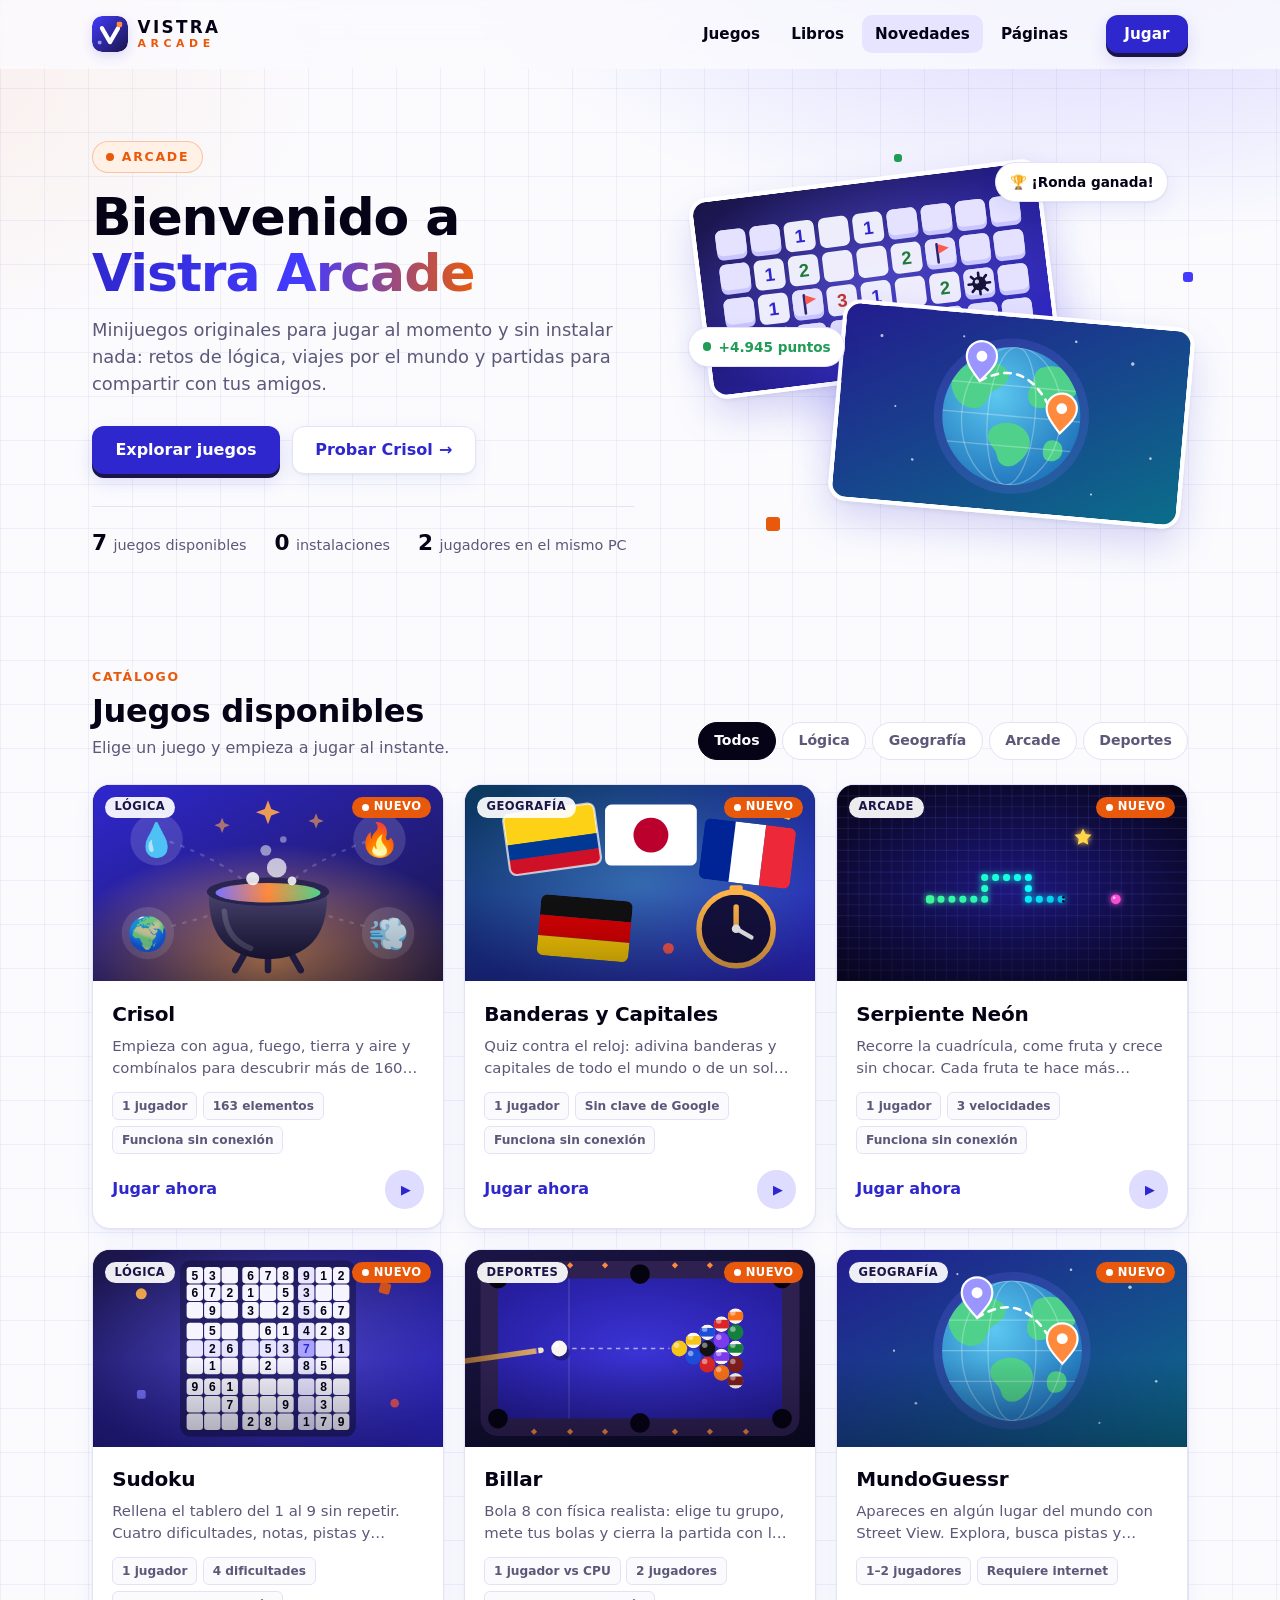
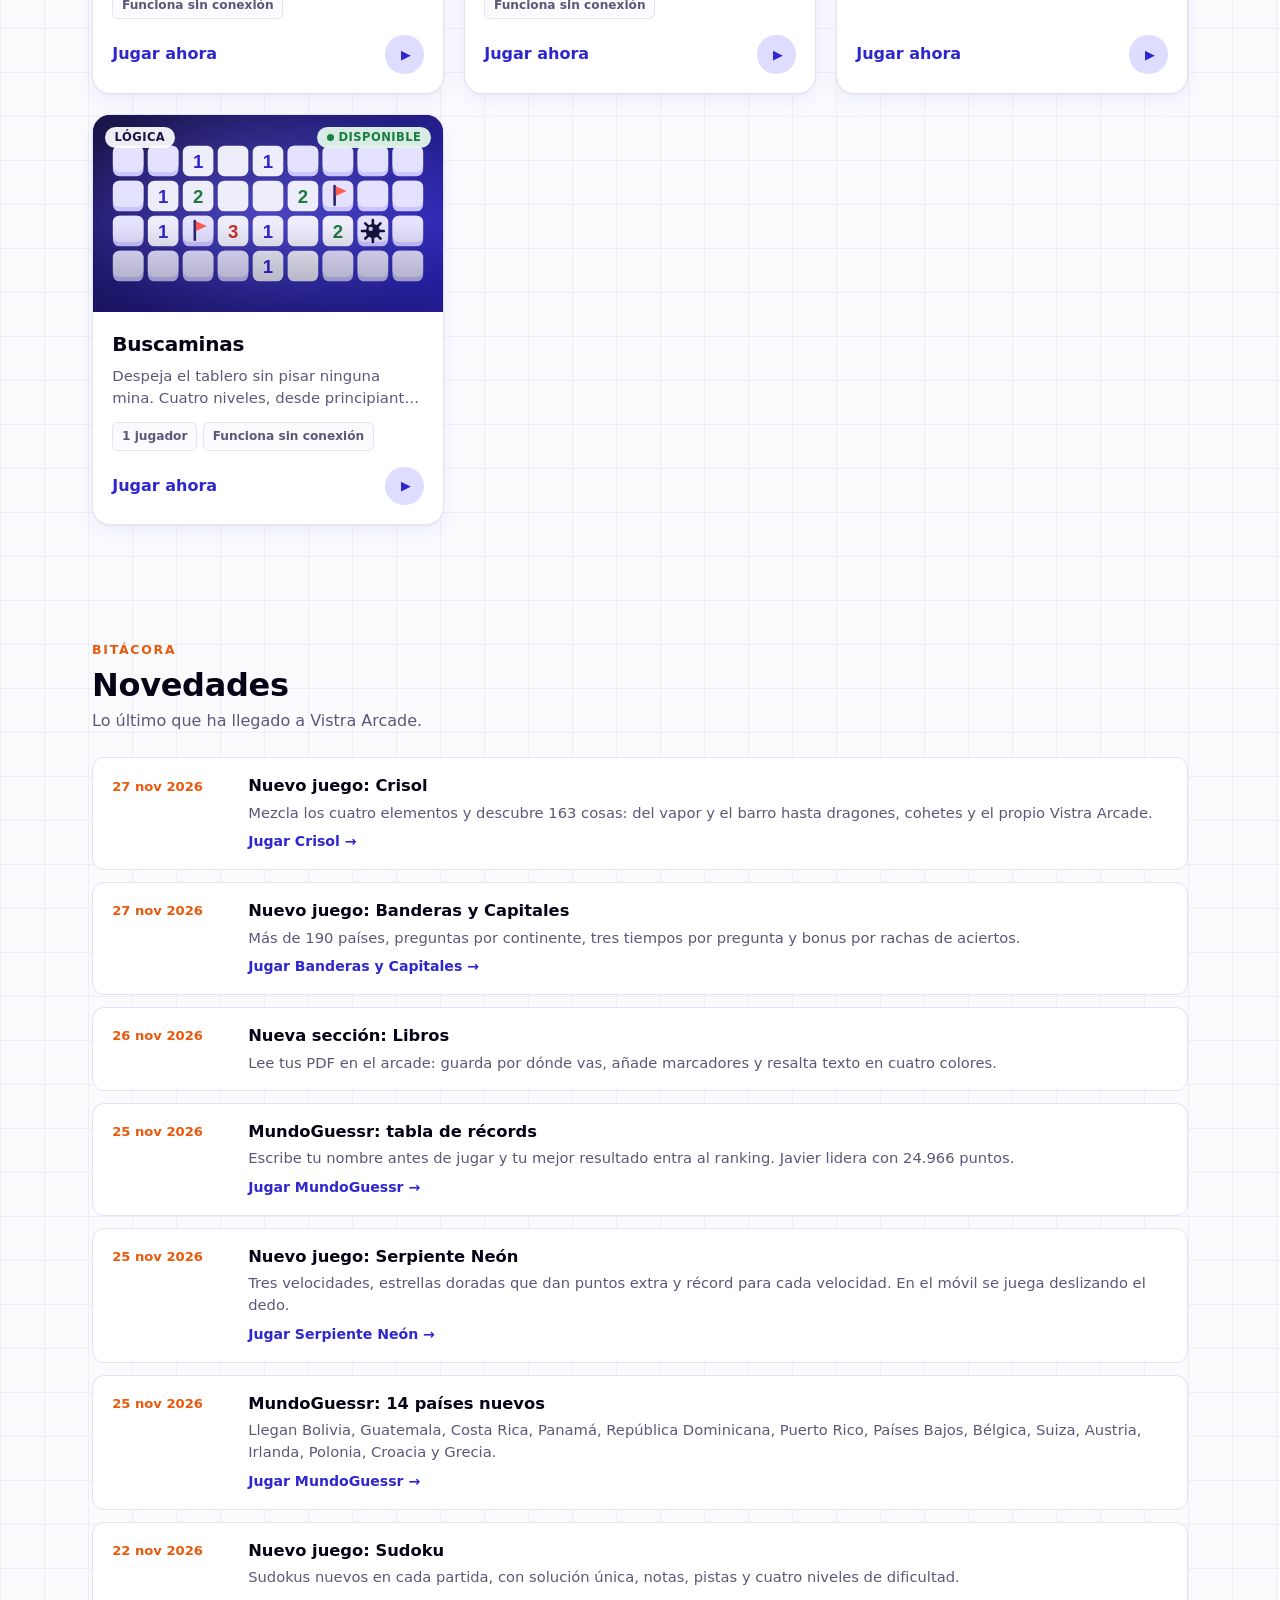
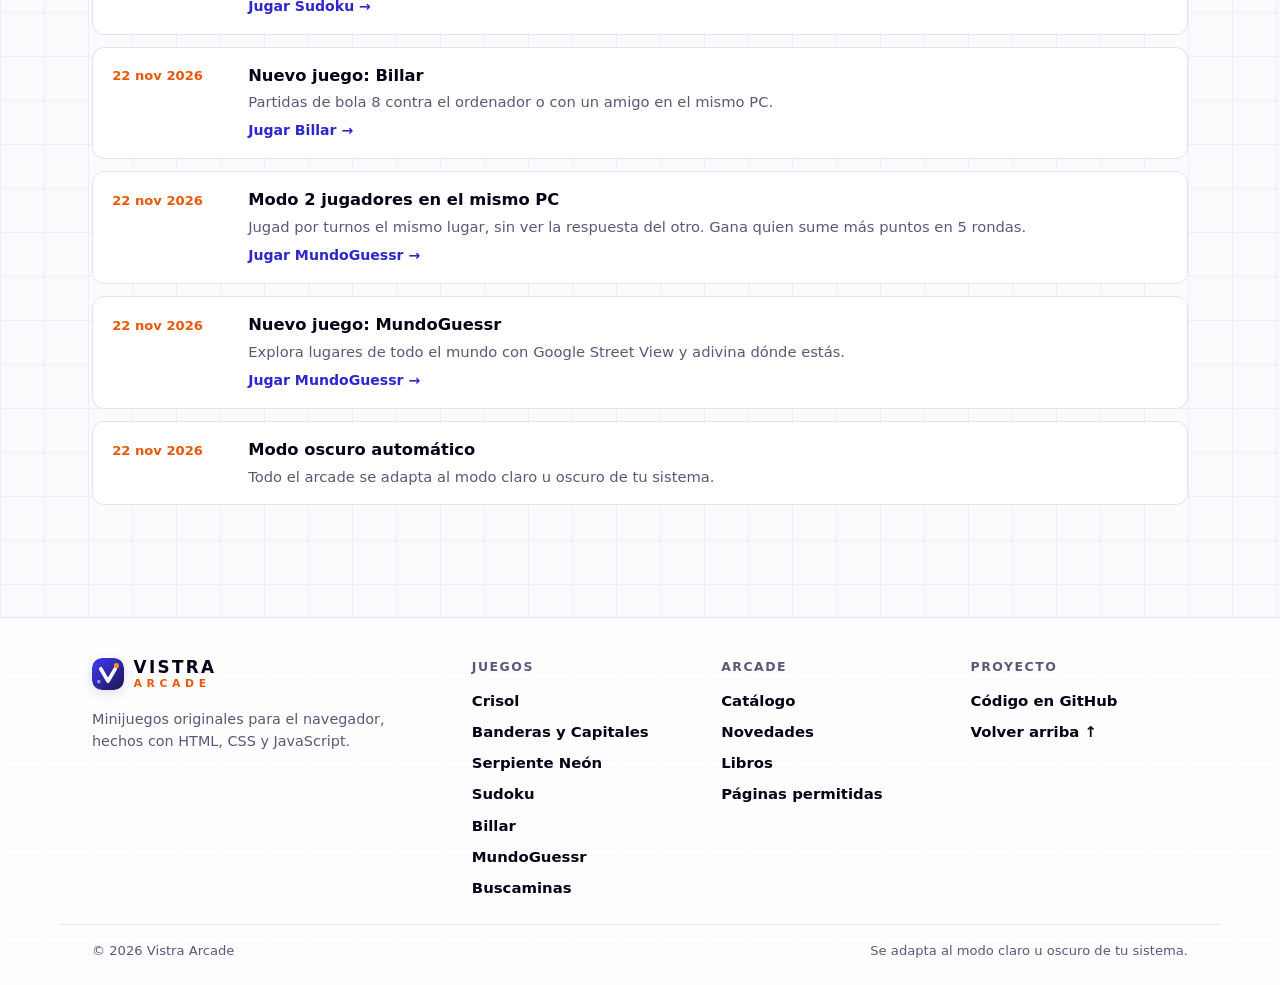
<file: index.html>
<!DOCTYPE html>
<html lang="es">
<head>
  <meta charset="UTF-8">
  <meta name="viewport" content="width=device-width, initial-scale=1.0">
  <meta name="color-scheme" content="light dark">
  <meta name="description" content="Vistra Arcade: minijuegos originales para jugar en el navegador, sin instalar nada.">
  <title>Vistra Arcade · Minijuegos en tu navegador</title>
  <link rel="icon" href="img/logo.svg" type="image/svg+xml">
  <link rel="stylesheet" href="css/style.css">
  <link rel="stylesheet" href="css/home.css">
</head>
<body class="home arcade-bg" id="top">
  <a class="skip-link" href="#juegos">Saltar al catálogo</a>

  <!-- 1. Navegación principal -->
  <header class="site-nav">
    <div class="container nav-inner">
      <a class="brand" id="nav-brand" href="index.html" aria-label="Vistra Arcade, inicio">
        <img class="brand-logo" src="img/logo.svg" alt="" width="36" height="36">
        <span class="brand-text"><strong>VISTRA</strong><span>ARCADE</span></span>
      </a>
      <nav aria-label="Principal">
        <ul class="nav-links">
          <li><a href="#juegos">Juegos</a></li>
          <li><a href="libros.html">Libros</a></li>
          <li><a href="#novedades">Novedades</a></li>
          <li><a href="paginas.html">Páginas</a></li>
        </ul>
      </nav>
      <a class="btn btn-primary nav-cta" href="#juegos">Jugar</a>
    </div>
  </header>

  <main>
    <!-- 2. Bienvenida -->
    <section class="hero container" aria-labelledby="hero-title">
      <div class="hero-copy reveal">
        <p class="eyebrow"><span class="pulse" aria-hidden="true"></span> Arcade</p>
        <h1 id="hero-title">Bienvenido a <span>Vistra Arcade</span></h1>
        <p class="lead">
          Minijuegos originales para jugar al momento y sin instalar nada: retos de lógica,
          viajes por el mundo y partidas para compartir con tus amigos.
        </p>
        <div class="hero-actions">
          <a class="btn btn-primary btn-lg" href="#juegos">Explorar juegos</a>
          <a id="hero-featured" class="btn btn-ghost btn-lg" href="games/mundoguessr/index.html">Probar MundoGuessr <span aria-hidden="true">→</span></a>
        </div>
        <ul class="hero-stats">
          <li><strong id="stat-games">2</strong><span>juegos disponibles</span></li>
          <li><strong>0</strong><span>instalaciones</span></li>
          <li><strong>2</strong><span>jugadores en el mismo PC</span></li>
        </ul>
      </div>

      <div class="hero-visual reveal" aria-hidden="true">
        <div class="hv-glow"></div>
        <div class="hv-card hv-back"><img src="img/juegos/buscaminas.svg" alt="" width="320" height="180"></div>
        <div class="hv-card hv-front"><img src="img/juegos/mundoguessr.svg" alt="" width="320" height="180"></div>
        <div class="hv-chip hv-score"><span class="hv-dot"></span>+4.945 puntos</div>
        <div class="hv-chip hv-win">🏆 ¡Ronda ganada!</div>
        <span class="hv-pixel p1"></span><span class="hv-pixel p2"></span><span class="hv-pixel p3"></span>
      </div>
    </section>

    <!-- 3. Catálogo -->
    <section id="juegos" class="section container" aria-labelledby="juegos-title">
      <div class="section-head reveal">
        <div>
          <p class="eyebrow">Catálogo</p>
          <h2 id="juegos-title">Juegos disponibles</h2>
          <p class="section-lead">Elige un juego y empieza a jugar al instante.</p>
        </div>
        <div id="filters" class="filters" role="group" aria-label="Filtrar por categoría"></div>
      </div>
      <div id="game-grid" class="game-grid">
        <noscript>
          <p class="noscript">
            Activa JavaScript para ver el catálogo completo. Mientras tanto:
            <a href="games/mundoguessr/index.html">MundoGuessr</a> ·
            <a href="games/buscaminas/index.html">Buscaminas</a> ·
            <a href="games/sudoku/index.html">Sudoku</a> ·
            <a href="games/serpiente/index.html">Serpiente Neón</a> ·
            <a href="games/banderas/index.html">Banderas y Capitales</a> ·
            <a href="games/crisol/index.html">Crisol</a>
          </p>
        </noscript>
      </div>
    </section>

    <!-- 4. Novedades -->
    <section id="novedades" class="section container" aria-labelledby="novedades-title">
      <div class="section-head reveal">
        <div>
          <p class="eyebrow">Bitácora</p>
          <h2 id="novedades-title">Novedades</h2>
          <p class="section-lead">Lo último que ha llegado a Vistra Arcade.</p>
        </div>
      </div>
      <ol id="news-list" class="news-list"></ol>
    </section>
  </main>

  <!-- 5. Pie de página -->
  <footer class="site-footer">
    <div class="container footer-grid">
      <div class="footer-brand">
        <a class="brand" href="index.html" aria-label="Vistra Arcade, inicio">
          <img class="brand-logo" src="img/logo.svg" alt="" width="32" height="32">
          <span class="brand-text"><strong>VISTRA</strong><span>ARCADE</span></span>
        </a>
        <p>Minijuegos originales para el navegador, hechos con HTML, CSS y JavaScript.</p>
      </div>
      <nav class="footer-col" aria-label="Juegos">
        <h2>Juegos</h2>
        <ul id="footer-games"></ul>
      </nav>
      <nav class="footer-col" aria-label="Arcade">
        <h2>Arcade</h2>
        <ul>
          <li><a href="#juegos">Catálogo</a></li>
          <li><a href="#novedades">Novedades</a></li>
          <li><a href="libros.html">Libros</a></li>
          <li><a href="paginas.html">Páginas permitidas</a></li>
        </ul>
      </nav>
      <nav class="footer-col" aria-label="Proyecto">
        <h2>Proyecto</h2>
        <ul>
          <li><a href="https://github.com/maivichelsea/vistra-arcade" target="_blank" rel="noopener">Código en GitHub</a></li>
          <li><a href="#top" id="back-to-top">Volver arriba ↑</a></li>
        </ul>
      </nav>
    </div>
    <div class="container footer-bottom">
      <span>© <span id="year">2026</span> Vistra Arcade</span>
      <span>Se adapta al modo claro u oscuro de tu sistema.</span>
    </div>
  </footer>

  <script src="js/catalogo.js"></script>
  <script src="js/home.js"></script>
</body>
</html>
</file>
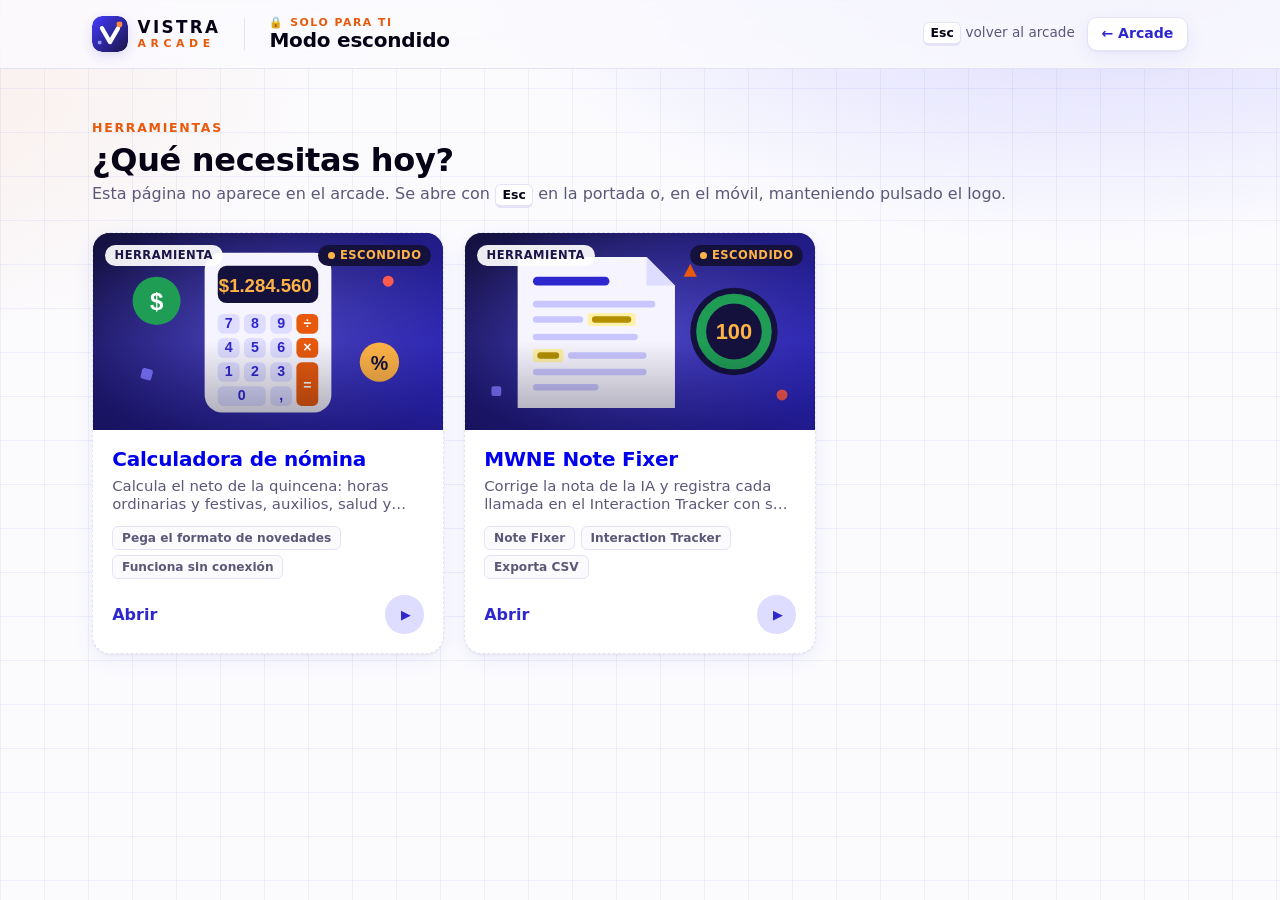
<file: escondido/index.html>
<!DOCTYPE html>
<html lang="es">
<head>
  <meta charset="UTF-8">
  <meta name="viewport" content="width=device-width, initial-scale=1.0">
  <meta name="color-scheme" content="light dark">
  <meta name="robots" content="noindex, nofollow">
  <title>Modo escondido · Vistra Arcade</title>
  <link rel="icon" href="../img/logo.svg" type="image/svg+xml">
  <link rel="stylesheet" href="../css/style.css">
  <link rel="stylesheet" href="../css/home.css">
  <style>
    .escondido-main { padding-block: clamp(1.5rem, 4vw, 3rem) 3rem; }
    .escondido-main .game-card { border-style: dashed; }
    .escondido-main .game-grid { grid-template-columns: repeat(auto-fill, minmax(min(100%, 300px), 1fr)); }
  </style>
</head>
<body class="arcade-bg">
  <header class="site-nav game-nav">
    <div class="container nav-inner">
      <a class="brand" href="../index.html" aria-label="Volver a Vistra Arcade">
        <img class="brand-logo" src="../img/logo.svg" alt="" width="36" height="36">
        <span class="brand-text"><strong>VISTRA</strong><span>ARCADE</span></span>
      </a>
      <span class="nav-sep" aria-hidden="true"></span>
      <div class="game-title">
        <span class="eyebrow">🔒 Solo para ti</span>
        <h1>Modo escondido</h1>
      </div>
      <div class="nav-actions">
        <span class="kbd-hint"><kbd>Esc</kbd> volver al arcade</span>
        <a class="btn btn-ghost btn-sm" href="../index.html">← Arcade</a>
      </div>
    </div>
  </header>

  <main class="container escondido-main">
    <div class="section-head">
      <div>
        <p class="eyebrow">Herramientas</p>
        <h2>¿Qué necesitas hoy?</h2>
        <p class="section-lead">Esta página no aparece en el arcade. Se abre con <kbd>Esc</kbd> en la portada o, en el móvil, manteniendo pulsado el logo.</p>
      </div>
    </div>

    <div class="game-grid">
      <a class="game-card" href="nomina/index.html" aria-label="Calculadora de nómina. Calcula el neto de la quincena. Abrir.">
        <div class="game-art">
          <img src="../img/escondido/nomina.svg" alt="" width="320" height="180">
          <span class="badge badge-category">Herramienta</span>
          <span class="badge badge-status status-escondido">Escondido</span>
        </div>
        <div class="game-body">
          <h3>Calculadora de nómina</h3>
          <p>Calcula el neto de la quincena: horas ordinarias y festivas, auxilios, salud y pensión.</p>
          <ul class="tags"><li>Pega el formato de novedades</li><li>Funciona sin conexión</li></ul>
          <span class="play-cta"><span>Abrir</span><span class="play-icon" aria-hidden="true">▶</span></span>
        </div>
      </a>

      <a class="game-card" href="note-fixer/index.html" aria-label="MWNE Note Fixer. Corrige la nota de la IA y registra cada llamada en el Interaction Tracker. Abrir.">
        <div class="game-art">
          <img src="../img/escondido/note-fixer.svg" alt="" width="320" height="180">
          <span class="badge badge-category">Herramienta</span>
          <span class="badge badge-status status-escondido">Escondido</span>
        </div>
        <div class="game-body">
          <h3>MWNE Note Fixer</h3>
          <p>Corrige la nota de la IA y registra cada llamada en el Interaction Tracker con su puntaje QA.</p>
          <ul class="tags"><li>Note Fixer</li><li>Interaction Tracker</li><li>Exporta CSV</li></ul>
          <span class="play-cta"><span>Abrir</span><span class="play-icon" aria-hidden="true">▶</span></span>
        </div>
      </a>
    </div>
  </main>

  <script>
    // Escape devuelve a la portada del arcade.
    document.addEventListener("keydown", (e) => {
      if (e.key === "Escape" && !e.repeat) window.location.href = "../index.html";
    });
  </script>
</body>
</html>
</file>
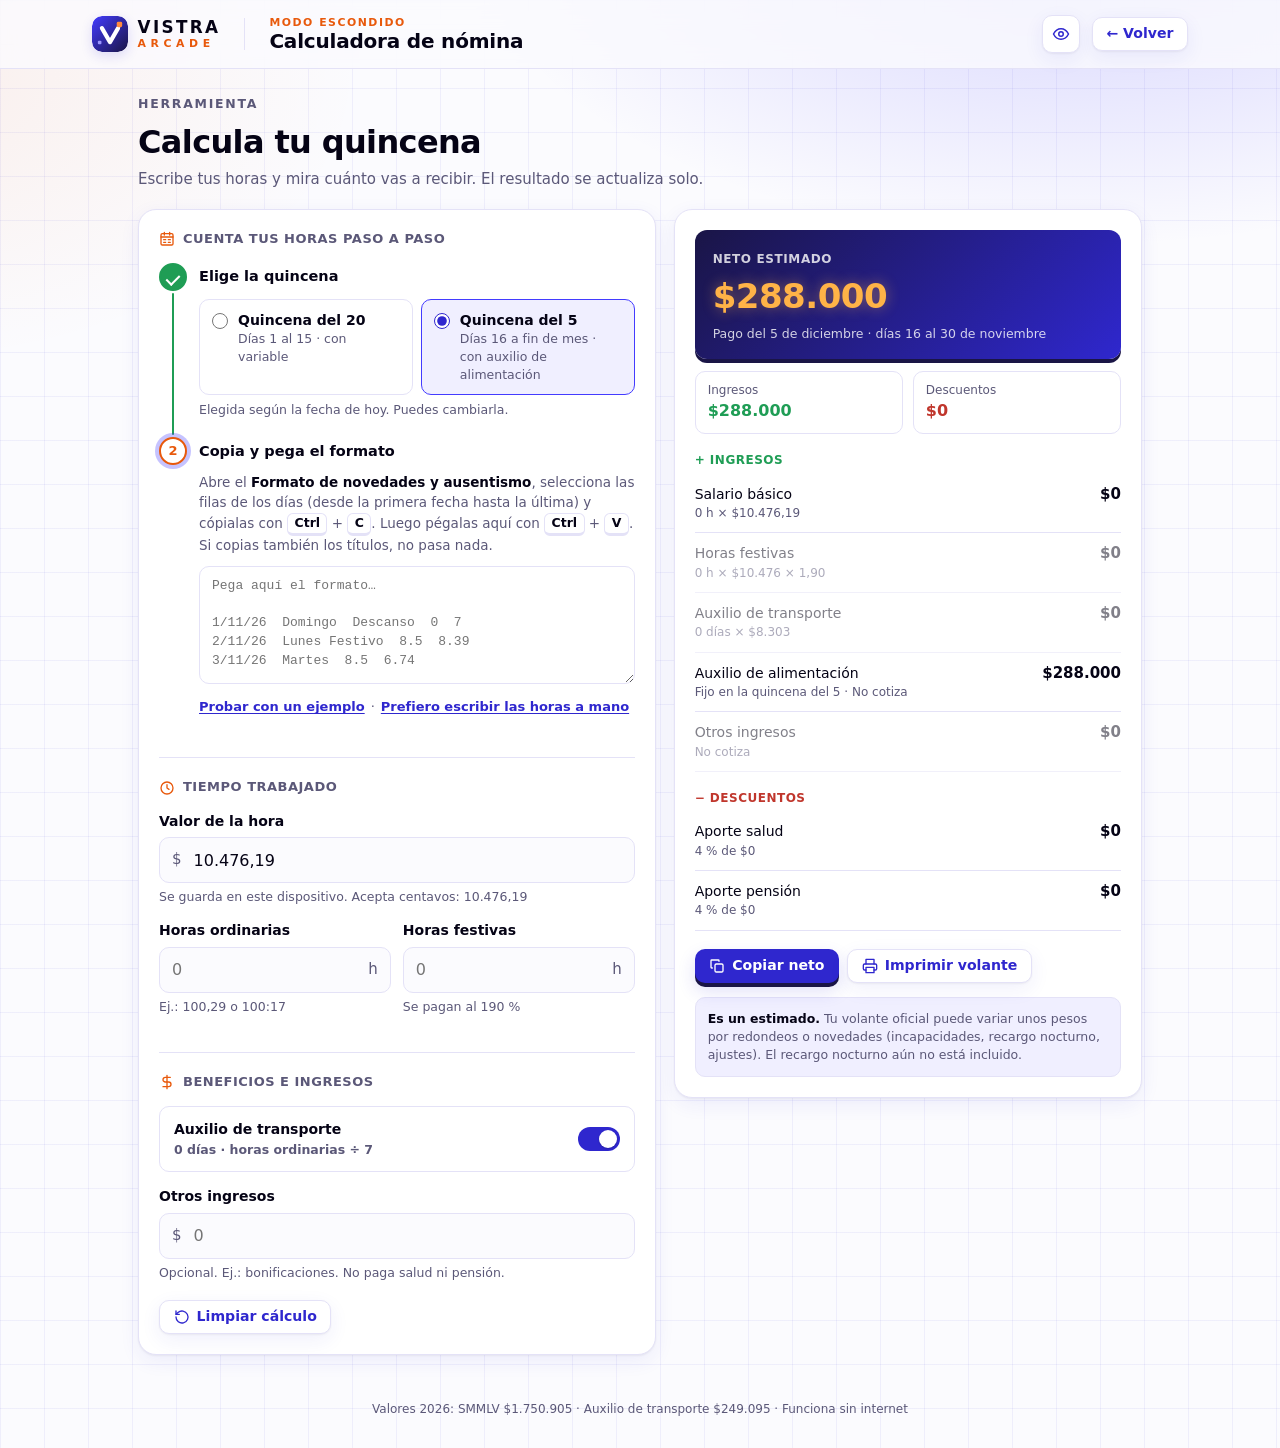
<file: escondido/nomina/index.html>
<!DOCTYPE html>
<html lang="es">
<head>
<meta charset="UTF-8">
<meta name="viewport" content="width=device-width, initial-scale=1, viewport-fit=cover">
<title>Calculadora de nómina · Vistra Arcade</title>
<meta name="color-scheme" content="light dark">
<meta name="robots" content="noindex, nofollow">
<link rel="icon" href="../../img/logo.svg" type="image/svg+xml">
<link rel="stylesheet" href="../../css/style.css">

<style>
:root{
  /* Colores de Vistra Arcade (css/style.css): siguen el modo claro u oscuro del sistema */
  --bg:var(--background); --card:var(--panel); --ink:var(--text);
  --primary-2:var(--accent); --plus:var(--success); --minus:var(--danger);
  --line:var(--border); --focus:color-mix(in srgb, var(--accent-text) 30%, transparent); --r:var(--radius); --t:170ms;
  --soft:color-mix(in srgb, var(--secondary) 45%, var(--panel));
}
*{box-sizing:border-box}
[hidden]{display:none!important}
body{font-size:15px;line-height:1.45;-webkit-font-smoothing:antialiased}
button,input{font:inherit;color:inherit}


/* ---------- Layout ---------- */
.wrap{width:100%;max-width:1040px;margin:0 auto;padding:22px 18px 40px}
.intro h1{margin:0;font-size:clamp(1.5rem,3vw,2rem);font-weight:900;letter-spacing:-.02em}
.intro .eyebrow{margin-bottom:.35rem}
.intro p{margin:4px 0 18px;color:var(--muted)}
.grid{display:grid;gap:18px;grid-template-columns:minmax(0,1fr)}
.grid>*{min-width:0}
@media(min-width:880px){
  .grid{grid-template-columns:minmax(0,1.05fr) minmax(0,.95fr);align-items:start}
  .summary{position:sticky;top:88px}
}
.card{background:var(--card);border:1px solid var(--line);border-radius:var(--r);padding:20px;box-shadow:var(--card-shadow)}
.group+.group{margin-top:22px;padding-top:20px;border-top:1px solid var(--line)}
.gtitle{display:flex;align-items:center;gap:8px;font-size:13px;font-weight:600;color:var(--muted);text-transform:uppercase;letter-spacing:.5px;margin:0 0 14px}
.gtitle svg{color:var(--arcade)}

/* ---------- Campos ---------- */
.f{margin-bottom:14px}
.f:last-child{margin-bottom:0}
.f label{display:block;font-weight:600;font-size:14px;margin-bottom:6px}
.box{display:flex;align-items:center;height:46px;border:1px solid var(--line);border-radius:10px;background:var(--background);transition:border-color var(--t),box-shadow var(--t)}
.box:focus-within{border-color:var(--primary);box-shadow:0 0 0 3px var(--focus)}
.box .pre,.box .suf{padding:0 12px;color:var(--muted);font-weight:500;flex:none}
.box .pre{padding-right:0}
.box input{flex:1;min-width:0;width:100%;border:0;outline:0;background:transparent;height:100%;padding:0 12px;font-size:16px;font-variant-numeric:tabular-nums}
.fhelp{font-size:12.5px;color:var(--muted);margin-top:5px}
.err{font-size:12.5px;color:var(--minus);margin-top:5px;display:none}
.f.bad .box{border-color:var(--minus)}
.f.bad .box:focus-within{box-shadow:0 0 0 3px rgba(197,72,72,.2)}
.f.bad .err{display:block}
.f.bad .fhelp{display:none}
.two{display:grid;grid-template-columns:1fr 1fr;gap:12px}

/* Interruptor */
.f .toggle{margin:0}
.toggle,.f .toggle{display:flex;align-items:center;justify-content:space-between;gap:12px;padding:12px 14px;border:1px solid var(--line);border-radius:10px;cursor:pointer}
.toggle .tx b{display:block;font-size:14px}
.toggle .tx span{font-size:12.5px;color:var(--muted)}
.sw{position:relative;display:block;width:42px;height:24px;flex:none}
.sw input{position:absolute;opacity:0;inset:0;margin:0;cursor:pointer}
.sw i{position:absolute;inset:0;border-radius:99px;background:var(--border);transition:background var(--t)}
.sw i::after{content:"";position:absolute;top:3px;left:3px;width:18px;height:18px;border-radius:50%;background:#fff;box-shadow:0 1px 2px rgba(0,0,0,.2);transition:transform var(--t)}
.sw input:checked+i{background:var(--primary)}
.sw input:checked+i::after{transform:translateX(18px)}
.sw input:focus-visible+i{box-shadow:0 0 0 3px var(--focus)}

/* ---------- Botones (los de Vistra Arcade) ---------- */
.btn{gap:7px}
.btn.icon{width:38px;height:38px;padding:0}
.actions{display:flex;gap:8px;flex-wrap:wrap;margin-top:18px}

/* ---------- Resumen ---------- */
.net{border-radius:12px;background:linear-gradient(135deg,#1a1546,var(--primary));color:#fff;padding:18px 18px 16px;box-shadow:0 4px 0 var(--btn-depth)}
.net small{font-size:12px;font-weight:600;letter-spacing:.6px;opacity:.8}
.net .amt{font-size:34px;font-weight:900;color:#ffb347;text-shadow:0 0 14px rgba(255,179,71,.45);letter-spacing:-.5px;margin:2px 0 4px;font-variant-numeric:tabular-nums}
.net .sub{font-size:12.5px;opacity:.8}
.kpis{display:grid;grid-template-columns:1fr 1fr;gap:10px;margin:12px 0 4px}
.kpi{border:1px solid var(--line);border-radius:10px;padding:10px 12px}
.kpi small{display:block;font-size:12px;color:var(--muted)}
.kpi b{font-size:16px;font-variant-numeric:tabular-nums}
.kpi.p b{color:var(--plus)} .kpi.m b{color:var(--minus)}
.sec{display:flex;align-items:center;gap:6px;margin:18px 0 4px;font-size:12px;font-weight:700;letter-spacing:.5px;text-transform:uppercase}
.sec.p{color:var(--plus)} .sec.m{color:var(--minus)}
.ln{display:flex;justify-content:space-between;align-items:flex-start;gap:12px;padding:10px 0;border-bottom:1px solid var(--line)}
.ln:last-child{border-bottom:0}
.ln .k{font-size:14px}
.ln .k em{display:block;font-style:normal;font-size:12px;color:var(--muted);margin-top:1px}
.ln .v{font-weight:600;white-space:nowrap;font-variant-numeric:tabular-nums}
.ln.zero{opacity:.5}
.note{font-size:12.5px;color:var(--muted);margin-top:14px;padding:12px;border-radius:10px;background:var(--soft);border:1px solid var(--line)}
.note b{color:var(--ink)}
.hidden-vals .money{filter:blur(7px);user-select:none}
.money{transition:filter var(--t)}

/* Barra fija en móvil */
.bar{display:none}
@media(max-width:879px){
  .bar{display:flex;position:fixed;left:0;right:0;bottom:0;z-index:20;align-items:center;justify-content:space-between;gap:10px;padding:10px 16px calc(10px + env(safe-area-inset-bottom));background:linear-gradient(135deg,#1a1546,var(--primary));color:#fff;box-shadow:0 -4px 16px rgba(23,32,51,.15);transition:transform var(--t)}
  .bar small{display:block;font-size:11px;font-weight:600;letter-spacing:.5px;opacity:.8}
  .bar b{font-size:20px;font-variant-numeric:tabular-nums}
  .bar .btn{background:rgba(255,255,255,.14);border-color:transparent;color:#fff;box-shadow:none}
  .bar.away{transform:translateY(110%)}
  body{padding-bottom:84px}
}

.toast{position:fixed;left:50%;bottom:100px;transform:translate(-50%,20px);background:#14113d;color:#ffb347;font-weight:800;padding:10px 16px;border-radius:10px;font-size:14px;opacity:0;pointer-events:none;transition:opacity var(--t),transform var(--t);z-index:30}
.toast.on{opacity:1;transform:translate(-50%,0)}
footer{text-align:center;font-size:12px;color:var(--muted);padding:6px 18px 30px}

/* ---------- Quincena ---------- */
.qsel{display:grid;grid-template-columns:1fr 1fr;gap:8px}
.qsel label{position:relative;display:block;border:1px solid var(--line);border-radius:10px;padding:10px 12px 10px 38px;cursor:pointer;transition:border-color var(--t),background var(--t)}
.qsel input{position:absolute;left:12px;top:13px;width:16px;height:16px;margin:0;accent-color:var(--primary);cursor:pointer}
.qsel b{display:block;font-size:14px}
.qsel span{display:block;font-size:12.5px;color:var(--muted)}
.qsel label:has(input:checked){border-color:var(--accent-text);background:var(--soft)}
.qsel label:focus-within{box-shadow:0 0 0 3px var(--focus)}
.qauto{font-size:12.5px;color:var(--muted);margin-top:6px}
@media(max-width:420px){.qsel{grid-template-columns:1fr}}

/* ---------- Contar horas desde el formato ---------- */
.tut{border:1px solid var(--line);border-radius:10px;padding:0 14px;margin-bottom:14px;background:var(--bg)}
.tut summary{cursor:pointer;font-weight:600;font-size:14px;padding:11px 0;color:var(--primary-text);list-style:none}
.tut summary::-webkit-details-marker{display:none}
.tut summary::before{content:"▸";display:inline-block;width:16px;transition:transform var(--t)}
.tut[open] summary::before{transform:rotate(90deg)}
.tut ol{margin:0 0 10px;padding-left:20px}
.tut li{margin:4px 0}
.tut p{margin:0 0 12px;font-size:13.5px;color:var(--muted)}
.tut p b{color:var(--ink)}
.paste{width:100%;min-height:118px;border:1px solid var(--line);border-radius:10px;background:var(--card);padding:10px 12px;font:13px/1.45 ui-monospace,Consolas,monospace;color:var(--ink);resize:vertical;outline:0;transition:border-color var(--t),box-shadow var(--t)}
.paste:focus{border-color:var(--primary);box-shadow:0 0 0 3px var(--focus)}
.hres{margin-top:12px}
.hsum{display:grid;grid-template-columns:1fr 1fr;gap:10px}
.hsum div{border:1px solid var(--line);border-radius:10px;padding:10px 12px}
.hsum small{display:block;font-size:12px;color:var(--muted)}
.hsum b{font-size:18px;font-variant-numeric:tabular-nums}
.hsum em{display:block;font-style:normal;font-size:12px;color:var(--muted)}
.hmeta{font-size:12.5px;color:var(--muted);margin:10px 0 0}
.hwarn{font-size:12.5px;margin:8px 0 0;padding:8px 10px;border-radius:8px;background:rgba(197,72,72,.08);color:var(--minus)}
.hwarn.info{background:var(--soft);color:var(--muted)}
.htw{overflow-x:auto;margin-top:10px;border:1px solid var(--line);border-radius:10px}
.ht{width:100%;border-collapse:collapse;font-size:13px;font-variant-numeric:tabular-nums}
.ht th{text-align:left;font-size:11.5px;font-weight:600;color:var(--muted);text-transform:uppercase;letter-spacing:.4px;padding:8px 10px;border-bottom:1px solid var(--line);white-space:nowrap}
.ht td{padding:7px 10px;border-bottom:1px solid var(--line);white-space:nowrap}
.ht tr:last-child td{border-bottom:0}
.ht .n{text-align:right}
.tg{display:inline-block;font-size:11px;font-weight:600;border-radius:99px;padding:1px 7px;margin-left:6px;vertical-align:1px}
.tg.fe{background:rgba(196,131,0,.15);color:#a86b00}
.tg.de{background:rgba(102,112,133,.15);color:var(--muted)}
.tg.pr{background:var(--secondary);color:var(--primary-text)}
.hbtns{display:flex;gap:8px;flex-wrap:wrap;margin-top:12px}
/* Pasos guiados (como el Interaction Tracker): se van abriendo y marcando */
.wz{list-style:none;margin:0;padding:0}
.wz-s{position:relative;padding:0 0 18px 40px}
.wz-s:last-child{padding-bottom:0}
.wz-s::before{content:"";position:absolute;left:13px;top:30px;bottom:2px;width:2px;background:var(--line);border-radius:2px}
.wz-s:last-child::before,.wz-s.last::before{display:none}
.wz-h{display:flex;align-items:center;min-height:28px;margin-bottom:8px}
.wz-h b{font-size:14.5px}
.wz-n{position:absolute;left:0;top:0;width:28px;height:28px;border-radius:50%;display:grid;place-items:center;font-size:13px;font-weight:700;background:var(--card);color:var(--muted);border:2px solid var(--line);transition:background var(--t),border-color var(--t),color var(--t)}
.wz-s.cur .wz-n{border-color:var(--arcade);color:var(--arcade);box-shadow:0 0 0 4px var(--focus)}
.wz-s.done .wz-n{background:var(--plus);border-color:var(--plus);color:#fff;font-size:0}
.wz-s.done .wz-n::after{content:"";width:6px;height:11px;border:solid #fff;border-width:0 2.5px 2.5px 0;transform:translateY(-1px) rotate(45deg)}
.wz-s.done::before{background:var(--plus)}
.wz-t{margin:0 0 10px;font-size:13.5px;color:var(--muted)}
.wz-t b{color:var(--ink)}
.wz-t .tg{margin-left:0}
.wz-links{display:flex;flex-wrap:wrap;gap:6px;align-items:center;margin-top:8px;font-size:13px;color:var(--muted)}
.lnk{border:0;background:none;padding:0;color:var(--primary-text);font-weight:600;font-size:13px;cursor:pointer;text-decoration:underline;text-underline-offset:2px}
.wz-ok{margin-top:12px;padding:10px 12px;border-radius:10px;background:rgba(22,132,91,.1);color:var(--plus);font-weight:600;font-size:13.5px}
.reveal:not([hidden]){animation:rise .22s ease-out}
@keyframes rise{from{opacity:0;transform:translateY(-6px)}to{opacity:1;transform:none}}
@media (prefers-reduced-motion:reduce){.reveal:not([hidden]){animation:none}}

/* ---------- Impresión ---------- */
.print-head{display:none}
@media print{
  body{background:#fff!important;padding:0}
  .site-nav,.form-card,.bar,.actions,.toast,.no-print,.intro{display:none!important}
  .wrap{padding:0}
  .grid{display:block}
  .card{border:0;padding:0}
  .net{background:#fff;color:var(--ink);border:2px solid var(--ink)}
  .print-head{display:block;margin-bottom:14px}
  .print-head h2{margin:0;font-size:20px}
  .print-head p{margin:2px 0 0;color:var(--muted);font-size:13px}
  .hidden-vals .money{filter:none}
}
@media (prefers-reduced-motion:reduce){*{transition:none!important}}
</style>
</head>
<body class="arcade-bg">

<header class="site-nav game-nav">
  <div class="container nav-inner">
    <a class="brand" href="../../index.html" aria-label="Volver a Vistra Arcade">
      <img class="brand-logo" src="../../img/logo.svg" alt="" width="36" height="36">
      <span class="brand-text"><strong>VISTRA</strong><span>ARCADE</span></span>
    </a>
    <span class="nav-sep" aria-hidden="true"></span>
    <div class="game-title">
      <span class="eyebrow">Modo escondido</span>
      <h1>Calculadora de nómina</h1>
    </div>
    <div class="nav-actions">
      <button class="btn ghost btn-sm icon" id="btnHide" type="button" aria-pressed="false" title="Ocultar valores" aria-label="Ocultar valores">
      <svg id="icoEye" width="18" height="18" viewBox="0 0 24 24" fill="none" stroke="currentColor" stroke-width="2" stroke-linecap="round" stroke-linejoin="round"><path d="M2 12s3.5-7 10-7 10 7 10 7-3.5 7-10 7S2 12 2 12z"/><circle cx="12" cy="12" r="3"/></svg>
    </button>
      <a class="btn btn-ghost btn-sm" href="../index.html">← Volver</a>
    </div>
  </div>
</header>

<main class="wrap">
  <div class="intro">
    <p class="eyebrow">Herramienta</p>
    <h1>Calcula tu quincena</h1>
    <p>Escribe tus horas y mira cuánto vas a recibir. El resultado se actualiza solo.</p>
  </div>

  <div class="grid">
    <!-- ================= FORMULARIO ================= -->
    <section class="card form-card" aria-label="Datos de la quincena">
      <div class="group" id="g-guia">
        <h2 class="gtitle">
          <svg width="16" height="16" viewBox="0 0 24 24" fill="none" stroke="currentColor" stroke-width="2" stroke-linecap="round" stroke-linejoin="round"><rect x="3" y="4" width="18" height="17" rx="2"/><path d="M3 9h18M8 2v4M16 2v4M7 13h3M7 17h3M14 13h3M14 17h3"/></svg>
          Cuenta tus horas paso a paso
        </h2>
        <ol class="wz">
          <li class="wz-s" id="wz1">
            <div class="wz-h"><span class="wz-n">1</span><b>Elige la quincena</b></div>
            <div class="wz-b">
              <div class="qsel" role="radiogroup" aria-label="Quincena">
                <label><input type="radio" name="quincena" value="q20"><b>Quincena del 20</b><span>Días 1 al 15 · con variable</span></label>
                <label><input type="radio" name="quincena" value="q5"><b>Quincena del 5</b><span>Días 16 a fin de mes · con auxilio de alimentación</span></label>
              </div>
              <div class="qauto" id="qAuto"></div>
            </div>
          </li>
          <li class="wz-s" id="wz2">
            <div class="wz-h"><span class="wz-n">2</span><b>Copia y pega el formato</b></div>
            <div class="wz-b">
              <p class="wz-t">Abre el <b>Formato de novedades y ausentismo</b>, selecciona las filas de los días (desde la primera fecha hasta la última) y cópialas con <kbd>Ctrl</kbd> + <kbd>C</kbd>. Luego pégalas aquí con <kbd>Ctrl</kbd> + <kbd>V</kbd>. Si copias también los títulos, no pasa nada.</p>
              <textarea class="paste" id="pasteHoras" spellcheck="false" autocomplete="off" aria-label="Pega aquí el formato" placeholder="Pega aquí el formato…&#10;&#10;1/11/26  Domingo  Descanso  0  7&#10;2/11/26  Lunes Festivo  8.5  8.39&#10;3/11/26  Martes  8.5  6.74"></textarea>
              <div class="wz-links"><button class="lnk" id="wzDemo" type="button">Probar con un ejemplo</button><span>·</span><button class="lnk" id="wzManual" type="button">Prefiero escribir las horas a mano</button></div>
              <div class="hwarn" id="wzErr" hidden></div>
            </div>
          </li>
          <li class="wz-s reveal" id="wz3" hidden>
            <div class="wz-h"><span class="wz-n">3</span><b>Revisa los días</b></div>
            <div class="wz-b">
              <p class="wz-t">De cada día tomé las <b>horas ordinarias</b> (la última columna). Los días <span class="tg fe">Festivo</span> van a horas festivas, los domingos de <span class="tg de">Descanso</span> suman las horas que trae el formato y, si a un día le faltaban las ordinarias, usé las programadas <span class="tg pr">Programada</span>.</p>
              <div class="hres" id="hRes"></div>
            </div>
          </li>
          <li class="wz-s reveal" id="wz4" hidden>
            <div class="wz-h"><span class="wz-n">4</span><b>Usa las horas</b></div>
            <div class="wz-b">
              <p class="wz-t" id="wzUseTxt">Toca el botón y se llenan solas las horas ordinarias y festivas de abajo. El neto se calcula de una vez.</p>
              <div class="hbtns"><button class="btn btn-sm" id="hUse" type="button">Usar estas horas</button><button class="btn ghost btn-sm" id="hClr" type="button">Empezar de nuevo</button></div>
              <div class="wz-ok" id="wzOk" hidden></div>
            </div>
          </li>
        </ol>
      </div>

      <div class="group">
        <h2 class="gtitle">
          <svg width="16" height="16" viewBox="0 0 24 24" fill="none" stroke="currentColor" stroke-width="2" stroke-linecap="round" stroke-linejoin="round"><circle cx="12" cy="12" r="9"/><path d="M12 7v5l3 2"/></svg>
          Tiempo trabajado
        </h2>

        <div class="f" id="f-valorHora">
          <label for="valorHora">Valor de la hora</label>
          <div class="box"><span class="pre">$</span><input id="valorHora" data-type="money" inputmode="numeric" autocomplete="off"></div>
          <div class="fhelp">Se guarda en este dispositivo. Acepta centavos: 10.476,19</div>
          <div class="err" role="alert"></div>
        </div>

        <div class="two">
          <div class="f" id="f-horas">
            <label for="horas">Horas ordinarias</label>
            <div class="box"><input id="horas" data-type="hours" inputmode="decimal" autocomplete="off" placeholder="0"><span class="suf">h</span></div>
            <div class="fhelp">Ej.: 100,29 o 100:17</div>
            <div class="err" role="alert"></div>
          </div>
          <div class="f" id="f-horasFest">
            <label for="horasFest">Horas festivas</label>
            <div class="box"><input id="horasFest" data-type="hours" inputmode="decimal" autocomplete="off" placeholder="0"><span class="suf">h</span></div>
            <div class="fhelp">Se pagan al 190 %</div>
            <div class="err" role="alert"></div>
          </div>
        </div>
      </div>

      <div class="group">
        <h2 class="gtitle">
          <svg width="16" height="16" viewBox="0 0 24 24" fill="none" stroke="currentColor" stroke-width="2" stroke-linecap="round" stroke-linejoin="round"><path d="M12 2v20M17 5H9.5a3.5 3.5 0 0 0 0 7h5a3.5 3.5 0 0 1 0 7H6"/></svg>
          Beneficios e ingresos
        </h2>

        <div class="f">
          <label class="toggle" for="auxOn">
            <span class="tx"><b>Auxilio de transporte</b><span id="auxHint">Días = horas ordinarias ÷ 7</span></span>
            <span class="sw"><input type="checkbox" id="auxOn" checked><i></i></span>
          </label>
        </div>

        <div class="f" id="f-variable">
          <label for="variable">Variable</label>
          <div class="box"><span class="pre">$</span><input id="variable" data-type="money" inputmode="numeric" autocomplete="off" placeholder="0"></div>
          <div class="fhelp">Opcional. Suma para salud y pensión.</div>
          <div class="err" role="alert"></div>
        </div>

        <div class="f" id="f-otros">
          <label for="otros">Otros ingresos</label>
          <div class="box"><span class="pre">$</span><input id="otros" data-type="money" inputmode="numeric" autocomplete="off" placeholder="0"></div>
          <div class="fhelp">Opcional. Ej.: bonificaciones. No paga salud ni pensión.</div>
          <div class="err" role="alert"></div>
        </div>
      </div>

      <div class="actions">
        <button class="btn ghost btn-sm" id="btnClear" type="button">
          <svg width="16" height="16" viewBox="0 0 24 24" fill="none" stroke="currentColor" stroke-width="2" stroke-linecap="round" stroke-linejoin="round"><path d="M3 12a9 9 0 1 0 3-6.7L3 8"/><path d="M3 3v5h5"/></svg>
          Limpiar cálculo
        </button>
      </div>
    </section>

    <!-- ================= RESUMEN ================= -->
    <section class="card summary" id="summary" aria-label="Resultado">
      <div class="print-head">
        <h2>Volante estimado de quincena</h2>
        <p id="printDate"></p>
      </div>

      <div class="net">
        <small>NETO ESTIMADO</small>
        <div class="amt money" id="vNeto" aria-live="polite">$0</div>
        <div class="sub" id="netSub">Se actualiza automáticamente</div>
      </div>

      <div class="kpis">
        <div class="kpi p"><small>Ingresos</small><b class="money" id="vIng">$0</b></div>
        <div class="kpi m"><small>Descuentos</small><b class="money" id="vDesc">$0</b></div>
      </div>

      <div class="sec p">+ Ingresos</div>
      <div class="ln" id="l-basico"><div class="k">Salario básico<em id="dBasico"></em></div><div class="v money" id="vBasico"></div></div>
      <div class="ln" id="l-fest"><div class="k">Horas festivas<em id="dFest"></em></div><div class="v money" id="vFest"></div></div>
      <div class="ln" id="l-aux"><div class="k">Auxilio de transporte<em id="dAux"></em></div><div class="v money" id="vAux"></div></div>
      <div class="ln" id="l-var"><div class="k">Variable<em>Cotiza salud y pensión</em></div><div class="v money" id="vVar"></div></div>
      <div class="ln" id="l-alim"><div class="k">Auxilio de alimentación<em>Fijo en la quincena del 5 · No cotiza</em></div><div class="v money" id="vAlim"></div></div>
      <div class="ln" id="l-otros"><div class="k">Otros ingresos<em>No cotiza</em></div><div class="v money" id="vOtros"></div></div>

      <div class="sec m">− Descuentos</div>
      <div class="ln" id="l-salud"><div class="k">Aporte salud<em id="dSalud"></em></div><div class="v money" id="vSalud"></div></div>
      <div class="ln" id="l-pension"><div class="k">Aporte pensión<em id="dPension"></em></div><div class="v money" id="vPension"></div></div>

      <div class="actions no-print">
        <button class="btn btn-sm" id="btnCopy" type="button">
          <svg width="16" height="16" viewBox="0 0 24 24" fill="none" stroke="currentColor" stroke-width="2" stroke-linecap="round" stroke-linejoin="round"><rect x="9" y="9" width="12" height="12" rx="2"/><path d="M5 15H4a1 1 0 0 1-1-1V4a1 1 0 0 1 1-1h10a1 1 0 0 1 1 1v1"/></svg>
          Copiar neto
        </button>
        <button class="btn ghost btn-sm" id="btnPrint" type="button">
          <svg width="16" height="16" viewBox="0 0 24 24" fill="none" stroke="currentColor" stroke-width="2" stroke-linecap="round" stroke-linejoin="round"><path d="M6 9V2h12v7"/><rect x="6" y="14" width="12" height="8"/><path d="M6 18H4a2 2 0 0 1-2-2v-5a2 2 0 0 1 2-2h16a2 2 0 0 1 2 2v5a2 2 0 0 1-2 2h-2"/></svg>
          Imprimir volante
        </button>
      </div>

      <div class="note">
        <b>Es un estimado.</b> Tu volante oficial puede variar unos pesos por redondeos o novedades
        (incapacidades, recargo nocturno, ajustes). El recargo nocturno aún no está incluido.
      </div>
    </section>
  </div>
</main>

<div class="bar" id="bar" aria-hidden="true">
  <div><small>NETO ESTIMADO</small><b class="money" id="vNetoBar">$0</b></div>
  <button class="btn ghost btn-sm" id="btnSeeDetail" type="button">Ver desglose</button>
</div>
<div class="toast" id="toast" role="status"></div>

<footer id="footer"></footer>

<!-- =========================================================
     1) CONFIGURACIÓN — parámetros salariales (cambiar aquí)
     ========================================================= -->
<script>
window.NOMINA_CONFIG = Object.freeze({
  anio: 2026,
  smmlv: 1750905,                 // Decreto 1469 de 2025
  auxilioTransporteMes: 249095,   // Decreto 1470 de 2025
  horasPorDiaAuxilio: 7,          // jornada de 42 h ÷ 6 días
  maxDiasAuxilio: 15,
  factorFestivo: 1.9,             // hora festiva al 190 %
  pctSalud: 0.04,
  pctPension: 0.04,
  auxAlimentacion: 288000,       // fijo en la quincena del 5 (días 16 a fin de mes); no cotiza
  valorHoraDefecto: 10476.19,       // 10.000 × 44 ÷ 42
  limites: { horasOrdinarias: 200, horasFestivas: 120, valorHora: 200000, otros: 5000000 }
});
</script>

<!-- =========================================================
     2) MOTOR DE CÁLCULO — sin interfaz, funciones puras
     ========================================================= -->
<script>
window.NominaEngine = (function(){
  "use strict";

  // Convierte texto de dinero ("10.476", "$ 150,000", "1050657") a número entero de pesos.
  function parseMoney(txt){
    var s = String(txt == null ? "" : txt).trim();
    if (s === "") return { ok:true, value:0, empty:true };
    s = s.replace(/[$\s]/g, "");
    if (s.charAt(0) === "-") return { ok:false, error:"No puede ser negativo." };
    // Quita separadores de miles (punto o coma seguidos de 3 dígitos)
    var clean = s.replace(/[.,](?=\d{3}(\D|$))/g, "");
    clean = clean.replace(",", ".");
    if (!/^\d+(\.\d+)?$/.test(clean)) return { ok:false, error:"Escribe solo números." };
    return { ok:true, value:Math.round(parseFloat(clean)*100)/100 };
  }

  // Convierte horas: "100", "100,5", "100.5" o "100:17" (minutos 0–59).
  function parseHours(txt){
    var s = String(txt == null ? "" : txt).trim().replace(/\s/g, "");
    if (s === "") return { ok:true, value:0, empty:true };
    if (s.charAt(0) === "-") return { ok:false, error:"Las horas no pueden ser negativas." };
    var hm = s.match(/^(\d+):(\d{1,2})$/);
    if (hm){
      var m = parseInt(hm[2], 10);
      if (m > 59) return { ok:false, error:"Los minutos van de 0 a 59." };
      return { ok:true, value:parseInt(hm[1], 10) + m/60 };
    }
    if (s.indexOf(":") >= 0) return { ok:false, error:"Usa el formato horas:minutos, ej. 100:17" };
    s = s.replace(",", ".");
    if (!/^\d+(\.\d+)?$/.test(s)) return { ok:false, error:"Escribe un número de horas válido." };
    return { ok:true, value:parseFloat(s) };
  }

  function formatMoney(n){
    var v = Math.round(Number(n) || 0);
    return "$" + v.toString().replace(/\B(?=(\d{3})+(?!\d))/g, ".");
  }
  function formatNumber(n){
    return Math.round(Number(n) || 0).toString().replace(/\B(?=(\d{3})+(?!\d))/g, ".");
  }
  function formatDecimal(n){
    var v = Math.round((Number(n) || 0) * 100) / 100, ip = Math.floor(v), c = Math.round((v - ip) * 100);
    return formatNumber(ip) + (c ? "," + (c < 10 ? "0" + c : c) : "");
  }
  function formatHours(h){
    var total = Math.round(h * 60), hh = Math.floor(total/60), mm = total % 60;
    return mm ? hh + " h " + mm + " min" : hh + " h";
  }

  // Valida números ya interpretados contra los límites de la configuración.
  function validar(input, cfg){
    var e = {}, L = cfg.limites;
    if (!(input.valorHora > 0)) e.valorHora = "Escribe el valor de tu hora.";
    else if (input.valorHora > L.valorHora) e.valorHora = "El valor parece demasiado alto.";
    if (input.horas > L.horasOrdinarias) e.horas = "Máximo " + L.horasOrdinarias + " h por quincena.";
    if (input.horasFest > L.horasFestivas) e.horasFest = "Máximo " + L.horasFestivas + " h por quincena.";
    if (input.otros > L.otros) e.otros = "El valor parece demasiado alto.";
    return e;
  }

  // Cálculo principal. Recibe números; devuelve el desglose completo.
  function calcular(input, cfg){
    var vh = input.valorHora || 0, h = input.horas || 0, hf = input.horasFest || 0;
    var q5 = input.quincena === "q5";                // q20 = días 1–15 · q5 = días 16 a fin de mes
    var variable = q5 ? 0 : (input.variable || 0);
    var alimentacion = q5 ? cfg.auxAlimentacion : 0;
    var otros = input.otros || 0;

    var basico = Math.round(h * vh);
    var festivo = Math.round(hf * vh * cfg.factorFestivo);
    var diasAux = input.auxilio ? Math.min(Math.floor(h / cfg.horasPorDiaAuxilio + 1e-9), cfg.maxDiasAuxilio) : 0;
    var auxDia = cfg.auxilioTransporteMes / 30;
    var auxilio = Math.round(auxDia * diasAux);

    var ibc = basico + festivo + variable;      // base de salud y pensión
    var salud = Math.round(ibc * cfg.pctSalud);
    var pension = Math.round(ibc * cfg.pctPension);

    var ingresos = basico + festivo + auxilio + variable + alimentacion + otros;
    var descuentos = salud + pension;
    return {
      basico:basico, festivo:festivo, auxilio:auxilio, diasAux:diasAux, auxDia:auxDia,
      variable:variable, alimentacion:alimentacion, otros:otros, ibc:ibc, salud:salud, pension:pension,
      ingresos:ingresos, descuentos:descuentos, neto:ingresos - descuentos
    };
  }

  return { parseMoney:parseMoney, parseHours:parseHours, formatMoney:formatMoney,
           formatNumber:formatNumber, formatDecimal:formatDecimal, formatHours:formatHours, validar:validar, calcular:calcular };
})();
</script>

<!-- =========================================================
     3) INTERFAZ — lee campos, muestra resultados, guarda preferencias
     ========================================================= -->
<script>
(function(){
  "use strict";
  var CFG = window.NOMINA_CONFIG, E = window.NominaEngine;
  var $ = function(id){ return document.getElementById(id); };
  var KEY = "nomina_v2_prefs";
  var lastNeto = 0;
  var MESES_Q = ["enero","febrero","marzo","abril","mayo","junio","julio","agosto","septiembre","octubre","noviembre","diciembre"];
  // Quincena: q20 = días 1–15 (se paga el 20) · q5 = días 16 a fin de mes (se paga el 5 del mes siguiente)
  var quincena = "q20", qRef = null, qOrigen = "hoy";   // qRef: año y mes de los días trabajados
  function quincenaPorFecha(d){
    var dia = d.getDate();
    if (dia >= 6 && dia <= 20) return { q:"q20", y:d.getFullYear(), m:d.getMonth() };
    if (dia > 20) return { q:"q5", y:d.getFullYear(), m:d.getMonth() };
    var prev = new Date(d.getFullYear(), d.getMonth() - 1, 1);   // del 1 al 5: la quincena del 5 es del mes anterior
    return { q:"q5", y:prev.getFullYear(), m:prev.getMonth() };
  }
  function setQuincena(q, ref, origen){
    quincena = q; if (ref) qRef = ref; qOrigen = origen;
    document.querySelectorAll('input[name="quincena"]').forEach(function(r){ r.checked = r.value === q; });
  }
  function qTexto(){
    if (!qRef) return "";
    var ult = new Date(qRef.y, qRef.m + 1, 0).getDate(), mes = MESES_Q[qRef.m];
    if (quincena === "q20") return "Pago del 20 de " + mes + " · días 1 al 15";
    var pago = new Date(qRef.y, qRef.m + 1, 5);
    return "Pago del 5 de " + MESES_Q[pago.getMonth()] + " · días 16 al " + ult + " de " + mes;
  }
  (function(){ var h = quincenaPorFecha(new Date()); setQuincena(h.q, {y:h.y, m:h.m}, "hoy"); })();

  // ---- Preferencias (guardadas en el dispositivo) ----
  function loadPrefs(){
    try { return JSON.parse(localStorage.getItem(KEY)) || {}; } catch(e){ return {}; }
  }
  function savePrefs(){
    try {
      localStorage.setItem(KEY, JSON.stringify({
        valorHora: $("valorHora").value, auxilio: $("auxOn").checked,
        ocultar: document.body.classList.contains("hidden-vals")
      }));
    } catch(e){}
  }
  var prefs = loadPrefs();
  $("valorHora").value = prefs.valorHora || E.formatDecimal(CFG.valorHoraDefecto);
  if (typeof prefs.auxilio === "boolean") $("auxOn").checked = prefs.auxilio;
  if (prefs.ocultar) setHidden(true);

  // ---- Errores por campo ----
  function setErr(id, msg){
    var f = $("f-" + id); if (!f) return;
    f.classList.toggle("bad", !!msg);
    f.querySelector(".err").textContent = msg || "";
    $(id).setAttribute("aria-invalid", msg ? "true" : "false");
  }

  // ---- Separadores de miles mientras se escribe ----
  function formatMoneyInput(el){
    // Decimales con coma: "10.476,19" (máx. 2)
    var dm = el.value.match(/^([\d.\s$]*),(\d{0,2})$/);
    if (dm){
      var ip = dm[1].replace(/\D/g, "");
      el.value = (ip ? E.formatNumber(parseInt(ip, 10)) : "0") + "," + dm[2];
      return;
    }
    var digits = el.value.replace(/\D/g, "");
    if (/[^\d.\s$,]/.test(el.value)) return;          // deja el error visible si hay letras
    var before = el.value.slice(0, el.selectionStart).replace(/\D/g, "").length;
    el.value = digits ? E.formatNumber(parseInt(digits, 10)) : "";
    var pos = 0, seen = 0;
    while (pos < el.value.length && seen < before){ if (/\d/.test(el.value[pos])) seen++; pos++; }
    try { el.setSelectionRange(pos, pos); } catch(e){}
  }

  function setText(id, txt){ $(id).textContent = txt; }

  function render(){
    var raw = {
      valorHora: E.parseMoney($("valorHora").value),
      horas: E.parseHours($("horas").value),
      horasFest: E.parseHours($("horasFest").value),
      variable: E.parseMoney($("variable").value),
      otros: E.parseMoney($("otros").value)
    };
    var input = { auxilio: $("auxOn").checked, quincena: quincena }, errs = {};
    if (quincena === "q5") delete raw.variable;
    Object.keys(raw).forEach(function(k){
      if (raw[k].ok) input[k] = raw[k].value; else { input[k] = 0; errs[k] = raw[k].error; }
    });
    var rangeErrs = E.validar(input, CFG);
    Object.keys(rangeErrs).forEach(function(k){ if (!errs[k]) errs[k] = rangeErrs[k]; });
    ["valorHora","horas","horasFest","variable","otros"].forEach(function(k){ setErr(k, errs[k]); });
    var q5 = quincena === "q5";
    $("f-variable").hidden = q5; $("l-var").hidden = q5; $("l-alim").hidden = !q5;
    $("netSub").textContent = qTexto() || "Se actualiza automáticamente";
    $("qAuto").textContent = qOrigen === "formato" ? "Elegida según las fechas que pegaste. Puedes cambiarla." :
      qOrigen === "hoy" ? "Elegida según la fecha de hoy. Puedes cambiarla." : "";

    var r = E.calcular(input, CFG), F = E.formatMoney;
    lastNeto = r.neto;

    setText("vBasico", F(r.basico));
    setText("dBasico", E.formatHours(input.horas) + " × $" + E.formatDecimal(input.valorHora));
    setText("vFest", F(r.festivo));
    setText("dFest", E.formatHours(input.horasFest) + " × " + F(input.valorHora) + " × 1,90");
    setText("vAux", F(r.auxilio));
    setText("dAux", input.auxilio ? r.diasAux + " días × " + F(r.auxDia) : "No aplica");
    setText("vVar", F(r.variable));
    setText("vOtros", F(r.otros));
    setText("vAlim", F(r.alimentacion));
    setText("vSalud", F(r.salud));
    setText("dSalud", "4 % de " + F(r.ibc));
    setText("vPension", F(r.pension));
    setText("dPension", "4 % de " + F(r.ibc));
    setText("vIng", F(r.ingresos));
    setText("vDesc", F(r.descuentos));
    setText("vNeto", F(r.neto));
    setText("vNetoBar", F(r.neto));
    $("auxHint").textContent = input.auxilio
      ? (r.diasAux + " días · horas ordinarias ÷ " + CFG.horasPorDiaAuxilio)
      : "Desactivado";

    // Atenuar líneas en cero
    [["l-fest",r.festivo],["l-aux",r.auxilio],["l-var",r.variable],["l-otros",r.otros]].forEach(function(p){
      $(p[0]).classList.toggle("zero", !p[1]);
    });
    $("btnCopy").disabled = r.neto <= 0;
    savePrefs();
  }

  // ---- Eventos de campos ----
  document.querySelectorAll("input[data-type]").forEach(function(el){
    el.addEventListener("input", function(){
      if (el.dataset.type === "money") formatMoneyInput(el);
      render();
    });
  });
  $("auxOn").addEventListener("change", render);
  document.querySelectorAll('input[name="quincena"]').forEach(function(r){
    r.addEventListener("change", function(){ setQuincena(r.value, null, "mano"); render(); if ($("pasteHoras").value.trim()) renderFormato(false); });
  });

  // ---- Limpiar (conserva valor hora y auxilio) ----
  $("btnClear").addEventListener("click", function(){
    ["horas","horasFest","variable","otros"].forEach(function(id){ $(id).value = ""; });
    render(); $("horas").focus();
  });

  // ---- Copiar neto ----
  function toast(msg){
    var t = $("toast"); t.textContent = msg; t.classList.add("on");
    clearTimeout(toast._t); toast._t = setTimeout(function(){ t.classList.remove("on"); }, 1800);
  }
  $("btnCopy").addEventListener("click", function(){
    var txt = E.formatMoney(lastNeto);
    function fallback(){
      var ta = document.createElement("textarea"); ta.value = txt; document.body.appendChild(ta);
      ta.select(); try { document.execCommand("copy"); toast("Neto copiado: " + txt); } catch(e){ toast("No se pudo copiar"); }
      document.body.removeChild(ta);
    }
    if (navigator.clipboard && window.isSecureContext){
      navigator.clipboard.writeText(txt).then(function(){ toast("Neto copiado: " + txt); }, fallback);
    } else fallback();
  });

  // ---- Imprimir ----
  $("btnPrint").addEventListener("click", function(){
 $("printDate").textContent = (qTexto() ? qTexto() + " · " : "") + "Generado el " + new Date().toLocaleDateString("es-CO", { day:"numeric", month:"long", year:"numeric" });
    window.print();
  });

  // ---- Ocultar valores ----
  function setHidden(on){
    document.body.classList.toggle("hidden-vals", on);
    var b = $("btnHide");
    b.setAttribute("aria-pressed", on ? "true" : "false");
    b.title = on ? "Mostrar valores" : "Ocultar valores";
    b.setAttribute("aria-label", b.title);
    $("icoEye").innerHTML = on
      ? '<path d="M3 3l18 18"/><path d="M10.6 5.1A10.4 10.4 0 0 1 12 5c6.5 0 10 7 10 7a17.6 17.6 0 0 1-3.2 4.2M6.6 6.6C3.9 8.3 2 12 2 12s3.5 7 10 7a9.7 9.7 0 0 0 5.4-1.6"/><path d="M9.9 9.9a3 3 0 0 0 4.2 4.2"/>'
      : '<path d="M2 12s3.5-7 10-7 10 7 10 7-3.5 7-10 7S2 12 2 12z"/><circle cx="12" cy="12" r="3"/>';
  }
  $("btnHide").addEventListener("click", function(){
    setHidden(!document.body.classList.contains("hidden-vals")); savePrefs();
  });

  // ---- Barra móvil: ir al desglose y esconderse cuando el resumen está a la vista ----
  $("btnSeeDetail").addEventListener("click", function(){
    $("summary").scrollIntoView({ behavior:"smooth", block:"start" });
  });
  if ("IntersectionObserver" in window){
    new IntersectionObserver(function(entries){
      $("bar").classList.toggle("away", entries[0].isIntersecting);
    }, { threshold: 0.15 }).observe($("summary"));
  }
  // Esconder la barra mientras el teclado está abierto en el móvil
  document.addEventListener("focusin", function(e){ if (e.target.tagName === "INPUT" && e.target.type !== "checkbox") $("bar").classList.add("away"); });
  document.addEventListener("focusout", function(){ setTimeout(function(){
    var s = $("summary").getBoundingClientRect();
    if (s.top > window.innerHeight * 0.85) $("bar").classList.remove("away");
  }, 120); });

  // ---- Contar horas desde el "Formato de novedades y ausentismo" ----
  // Cada día: fecha, nombre del día (puede decir Festivo o Descanso), horas programadas y horas ordinarias.
  var DATE_RE = /^(\d{1,2})[\/.\-](\d{1,2})[\/.\-](\d{2}|\d{4})$/;
  var NUM_RE = /^\d+(?:[.,]\d+)?$|^\d+:\d{2}$/;
  var MESES = ["enero","febrero","marzo","abril","mayo","junio","julio","agosto","septiembre","octubre","noviembre","diciembre"];
  var DIAS = ["domingo","lunes","martes","miércoles","jueves","viernes","sábado"];
  function num(t){ if (t.indexOf(":") > 0){ var p = t.split(":"); return +p[0] + (+p[1])/60; } return parseFloat(t.replace(",", ".")); }
  function parseFormato(txt){
    var toks = String(txt || "").split(/\s+/).filter(Boolean), recs = [], cur = null;
    toks.forEach(function(t){
      var d = t.match(DATE_RE);
      if (d){
        var y = +d[3]; if (y < 100) y += 2000;
        cur = { day:+d[1], month:+d[2], year:y, words:[], nums:[] }; recs.push(cur); return;
      }
      if (!cur) return;                                   // títulos antes de la primera fecha
      if (NUM_RE.test(t)) cur.nums.push(num(t)); else cur.words.push(t);
    });
    var byKey = {}, days = [], dup = 0, sinHoras = [];
    recs.forEach(function(r){
      var txtw = r.words.join(" "), fest = /festiv/i.test(txtw), desc = /descans/i.test(txtw);
      var prog = r.nums.length ? r.nums[0] : null, ord = r.nums.length > 1 ? r.nums[1] : null, prev = false;
      if (ord == null && prog != null){ ord = prog; prev = true; }   // sin ordinarias: se usan las programadas
      var dt = new Date(r.year, r.month - 1, r.day);
      var name = r.words.filter(function(w){ return !/festiv|descans/i.test(w); }).join(" ") || DIAS[dt.getDay()];
      var o = { dt:dt, key:dt.getTime(), name:name, fest:fest, desc:desc, prog:prog, ord:ord, prev:prev };
      if (ord == null){ sinHoras.push(o); return; }
      if (byKey[o.key] != null){ days[byKey[o.key]] = o; dup++; } else { byKey[o.key] = days.length; days.push(o); }
    });
    days.sort(function(a, b){ return a.key - b.key; });
    var ord = 0, fest = 0, prevN = 0;
    days.forEach(function(d){ if (d.fest) fest += d.ord; else ord += d.ord; if (d.prev) prevN++; });
    // Fechas que no aparecen entre la primera y la última
    var faltan = [];
    if (days.length > 1){
      for (var t = new Date(days[0].dt); t < days[days.length - 1].dt; t.setDate(t.getDate() + 1)){
        if (byKey[t.getTime()] == null) faltan.push(DIAS[t.getDay()] + " " + t.getDate() + "/" + (t.getMonth() + 1));
      }
    }
    return { days:days, ord:Math.round(ord * 100) / 100, fest:Math.round(fest * 100) / 100, prevN:prevN, dup:dup, faltan:faltan, sinHoras:sinHoras };
  }
  function hTxt(h){ return E.formatDecimal(h) + " h"; }
  function rango(days){
    var a = days[0].dt, b = days[days.length - 1].dt;
    if (a.getMonth() === b.getMonth()) return "del " + a.getDate() + " al " + b.getDate() + " de " + MESES[b.getMonth()];
    return "del " + a.getDate() + " de " + MESES[a.getMonth()] + " al " + b.getDate() + " de " + MESES[b.getMonth()];
  }
  var lastParse = null;
  function renderFormato(fromInput){
    var box = $("hRes"), txt = $("pasteHoras").value;
    usado = false;
    if (!txt.trim()){ box.innerHTML = ""; lastParse = null; wzState(); return; }
    var r = parseFormato(txt); lastParse = r;
    if (fromInput && r.days.length){
      var mitad = r.days.filter(function(d){ return d.dt.getDate() <= 15; }).length * 2 >= r.days.length;
      var d0 = r.days[Math.floor(r.days.length / 2)].dt;
      var nq = mitad ? "q20" : "q5";
      if (nq !== quincena || qOrigen !== "formato"){ setQuincena(nq, {y:d0.getFullYear(), m:d0.getMonth()}, "formato"); render(); }
    }
    if (!r.days.length){ box.innerHTML = ""; wzState(); return; }
    var esc = function(t){ return String(t).replace(/[&<>"]/g, function(c){ return {"&":"&amp;","<":"&lt;",">":"&gt;",'"':"&quot;"}[c]; }); };
    var h = '<div class="hsum">' +
      '<div><small>Horas ordinarias</small><b>' + hTxt(r.ord) + '</b><em>' + E.formatHours(r.ord) + '</em></div>' +
      '<div><small>Horas festivas</small><b>' + hTxt(r.fest) + '</b><em>' + (r.fest ? E.formatHours(r.fest) : "Sin festivos") + '</em></div></div>' +
      '<p class="hmeta">' + r.days.length + (r.days.length === 1 ? " día" : " días") + ", " + rango(r.days) + " · " + (quincena === "q20" ? "quincena del 20" : "quincena del 5") + ".</p>";
    var malas = r.days.filter(function(d){ return quincena === "q20" ? d.dt.getDate() > 15 : d.dt.getDate() <= 15; }).length;
    if (malas) h += '<div class="hwarn">' + malas + (malas === 1 ? " día no es" : " días no son") + ' de la ' + (quincena === "q20" ? "quincena del 20 (días 1 al 15)" : "quincena del 5 (días 16 a fin de mes)") + '. Revisa que copiaste solo los días de una quincena.</div>';
    if (r.prevN) h += '<div class="hwarn info">' + r.prevN + (r.prevN === 1 ? " día no tenía" : " días no tenían") + ' horas ordinarias; usé las programadas (marcados como <b>Programada</b>).</div>';
    if (r.faltan.length) h += '<div class="hwarn info">No aparecen: ' + esc(r.faltan.join(", ")) + '. Si no te tocaba trabajar esos días, está bien.</div>';
    if (r.dup) h += '<div class="hwarn">Había ' + r.dup + (r.dup === 1 ? " fecha repetida" : " fechas repetidas") + '; conté solo la última.</div>';
    if (r.sinHoras.length) h += '<div class="hwarn">Sin horas, no se contaron: ' + esc(r.sinHoras.map(function(d){ return d.dt.getDate() + "/" + (d.dt.getMonth() + 1); }).join(", ")) + '.</div>';
    h += '<div class="htw"><table class="ht"><thead><tr><th>Fecha</th><th>Día</th><th class="n">Programadas</th><th class="n">Ordinarias</th></tr></thead><tbody>' +
      r.days.map(function(d){
        return "<tr><td>" + d.dt.getDate() + "/" + (d.dt.getMonth() + 1) + "</td><td>" + esc(d.name) +
          (d.fest ? '<span class="tg fe">Festivo</span>' : "") + (d.desc ? '<span class="tg de">Descanso</span>' : "") +
          '</td><td class="n">' + (d.prog == null ? "–" : E.formatDecimal(d.prog)) + '</td><td class="n">' + E.formatDecimal(d.ord) +
          (d.prev ? '<span class="tg pr">Programada</span>' : "") + "</td></tr>";
      }).join("") + "</tbody></table></div>";
    box.innerHTML = h;
    wzState();
  }
  $("pasteHoras").addEventListener("input", function(){ renderFormato(true); });

  // ---- Pasos guiados: cada paso se marca al completarse y abre el siguiente ----
  var usado = false;
  function wzState(){
    var r = lastParse, ok = !!(r && r.days.length), txt = $("pasteHoras").value.trim();
    $("wz1").className = "wz-s done";
    $("wz2").className = "wz-s " + (ok ? "done" : "cur");
    $("wz3").hidden = !ok; $("wz4").hidden = !ok;
    $("wz3").className = "wz-s reveal " + (ok ? "done" : "");
    $("wz4").className = "wz-s reveal " + (usado ? "done" : "cur");
    $("wz2").classList.toggle("last", !ok);
    var err = $("wzErr");
    err.hidden = ok || !txt;
    err.textContent = "No encontré días con fecha (por ejemplo 3/11/26). Revisa que copiaste las filas del formato.";
    $("wzOk").hidden = !usado;
    $("wzUseTxt").hidden = usado;
    $("hUse").textContent = usado ? "Volver a usar estas horas" : "Usar estas horas";
  }
  $("hUse").addEventListener("click", function(){
    var r = lastParse; if (!r) return;
    $("horas").value = r.ord ? E.formatDecimal(r.ord) : "";
    $("horasFest").value = r.fest ? E.formatDecimal(r.fest) : "";
    usado = true; render(); wzState();
    $("wzOk").textContent = "✓ Listo: " + hTxt(r.ord) + " ordinarias" + (r.fest ? " y " + hTxt(r.fest) + " festivas" : "") + ". Ya están abajo en Tiempo trabajado; el neto se actualizó.";
    toast("Horas listas · neto " + E.formatMoney(lastNeto));
  });
  $("hClr").addEventListener("click", function(){ $("pasteHoras").value = ""; renderFormato(); $("pasteHoras").focus(); $("wz2").scrollIntoView({ behavior:"smooth", block:"center" }); });
  $("wzManual").addEventListener("click", function(){ $("horas").focus(); $("f-horas").scrollIntoView({ behavior:"smooth", block:"center" }); });
  var DEMO = (function(){
    // Ejemplo: la quincena que corresponde a la fecha de hoy, con un festivo, domingos de descanso y un día sin ordinarias
    var h = quincenaPorFecha(new Date()), y = h.y, m = h.m, a = h.q === "q20" ? 1 : 16, b = h.q === "q20" ? 15 : new Date(y, m + 1, 0).getDate();
    var rows = [], horas = [6.74, 6.99, 8.16, 6.63, 7.5, 8.13, 8.25, 6.99, 6.27, 7.8, 8.05], k = 0, dias = ["Domingo","Lunes","Martes","Miercoles","Jueves","Viernes","Sabado"];
    for (var d = a; d <= b; d++){
      var dt = new Date(y, m, d), wd = dt.getDay(), f = d + "/" + (m + 1) + "/" + String(y).slice(2);
      if (wd === 6) continue;
      if (wd === 0){ rows.push([f, "Domingo", "Descanso", "0", "7"]); continue; }
      rows.push([f, dias[wd] + (k === 0 ? " Festivo" : ""), "8.5", String(k === 0 ? 8.39 : horas[k % horas.length])]);
      k++;
    }
    for (var i = rows.length - 1; i >= 0; i--) if (rows[i][1] !== "Domingo"){ rows[i].pop(); break; }  // un día sin ordinarias todavía
    var out = [].concat.apply([], rows);
    return out.join("\n");
  })();
  $("wzDemo").addEventListener("click", function(){
    $("pasteHoras").value = DEMO; renderFormato(true);
    toast("Ejemplo cargado: así se ve un formato pegado");
    setTimeout(function(){ $("wz3").scrollIntoView({ behavior:"smooth", block:"start" }); }, 60);
  });
  wzState();

  $("footer").textContent = "Valores " + CFG.anio + ": SMMLV " + E.formatMoney(CFG.smmlv) +
    " · Auxilio de transporte " + E.formatMoney(CFG.auxilioTransporteMes) + " · Funciona sin internet";

  render();
})();
</script>
</body>
</html>
</file>
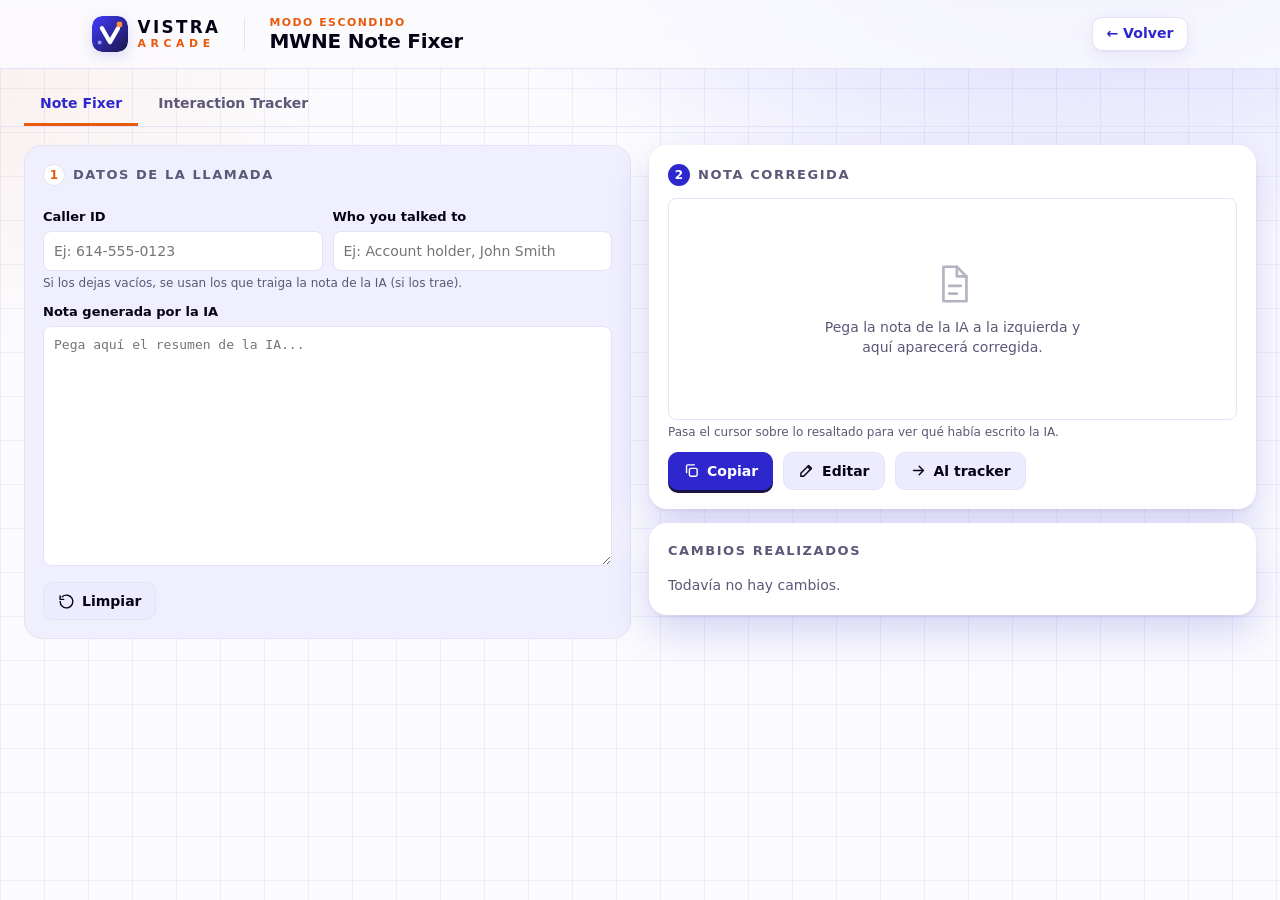
<file: escondido/note-fixer/index.html>
<!DOCTYPE html>
<html lang="es">
<head>
<meta charset="UTF-8">
<meta name="viewport" content="width=device-width, initial-scale=1.0">
<title>MWNE Note Fixer · Vistra Arcade</title>
<meta name="color-scheme" content="light dark">
<meta name="robots" content="noindex, nofollow">
<link rel="icon" href="../../img/logo.svg" type="image/svg+xml">
<link rel="stylesheet" href="../../css/style.css">

<style>
  /* Colores de Vistra Arcade (css/style.css): siguen el modo claro u oscuro del sistema */
  :root{
    --bg:var(--background); --card:var(--panel); --ink:var(--text); --line:var(--border);
    --zone:color-mix(in srgb, var(--secondary) 40%, var(--background)); --zone-line:var(--border);
    --nf-shadow:var(--card-shadow-hover); --bad:var(--danger);
    --brand:var(--primary); --brand-ink:#ffffff; --ok:var(--success); --warn:var(--arcade);
    --mark:#fff1a8; --mark-ink:#4a3b00; --chip:color-mix(in srgb, var(--secondary) 55%, var(--panel));
  }
  @media (prefers-color-scheme: dark){
    :root{ --mark:#5a4a0c; --mark-ink:#ffeaa0; --zone:color-mix(in srgb, var(--secondary) 60%, var(--panel)); }
  }
  *{box-sizing:border-box}
  [hidden]{display:none !important}
  body{line-height:1.45}
  main{display:grid;grid-template-columns:1fr 1fr;gap:18px;padding:18px 24px 2.5rem;width:100%;max-width:1400px;margin:0 auto}
  .tab{width:100%}
  @media (max-width:980px){main{grid-template-columns:1fr}}
  .card{background:var(--card);border:1px solid var(--line);border-radius:var(--radius);padding:18px}
  .card + .card{margin-top:14px}
  h2{font-size:13px;font-weight:800;margin:0 0 12px;text-transform:uppercase;letter-spacing:.12em;color:var(--muted)}
  label{display:block;font-size:13px;font-weight:600;margin:10px 0 4px}
  input[type=text],textarea,select{width:100%;padding:9px 10px;border:1px solid var(--line);border-radius:8px;background:var(--card);color:var(--ink);font:inherit;font-size:14px}
  textarea{min-height:240px;resize:vertical;font-family:ui-monospace,Consolas,monospace;font-size:13px}
  .row{display:flex;gap:10px;flex-wrap:wrap;align-items:center}
  .row > div{flex:1;min-width:180px}
  button{font:inherit;font-size:14px;font-weight:600;border:1px solid var(--line);background:var(--chip);color:var(--ink);padding:8px 14px;border-radius:10px;cursor:pointer}
  button:hover{filter:brightness(.97)}
  button.primary{background:var(--brand);color:var(--brand-ink);border-color:var(--brand);font-weight:800;box-shadow:0 3px 0 var(--btn-depth);transition:transform .2s var(--ease),box-shadow .2s var(--ease),background-color .2s}
  button.primary:hover{background:var(--accent);filter:none;transform:translateY(-1px)}
  button.primary:active{transform:translateY(2px);box-shadow:0 1px 0 var(--btn-depth)}
  .hint{font-size:12px;color:var(--muted);margin-top:4px}
  .seg{display:inline-flex;border:1px solid var(--line);border-radius:8px;overflow:hidden}
  .seg button{border:0;border-radius:0;background:transparent}
  .seg button.on{background:var(--brand);color:var(--brand-ink)}
  #preview{white-space:pre-wrap;font-family:ui-monospace,Consolas,monospace;font-size:13.5px;background:var(--card);border:1px solid var(--line);border-radius:8px;padding:12px;min-height:220px;outline:none}
  #preview b{font-weight:700}
  mark{background:var(--mark);color:var(--mark-ink);border-radius:3px;padding:0 2px}
  .toast{position:fixed;bottom:22px;left:50%;transform:translateX(-50%);background:var(--ok);color:#fff;padding:10px 18px;border-radius:999px;font-weight:600;opacity:0;transition:opacity .2s;pointer-events:none}
  .toast.show{opacity:1}
  ul.changes{margin:0;padding-left:18px;font-size:14px}
  ul.changes li{margin:3px 0}
  .empty{color:var(--muted);font-size:14px}
  .xfer{border-left:4px solid var(--warn);padding:10px 12px;background:var(--bg);border-radius:8px;font-size:14px}
  .xfer.okb{border-left-color:var(--ok)}
  .xfer p{margin:4px 0}
  .tag{display:inline-block;background:var(--chip);border:1px solid var(--line);border-radius:999px;padding:1px 9px;font-size:12.5px;font-weight:600}
  .depts{display:grid;grid-template-columns:1fr 1fr;gap:10px}
  @media (max-width:600px){.depts{grid-template-columns:1fr}}
  .dept{border:1px solid var(--line);border-radius:10px;padding:10px;font-size:13px;background:var(--bg)}
  .dept strong{display:block;font-size:14px;margin-bottom:3px}
  .rules{font-size:13px;color:var(--muted);margin:0;padding-left:18px}
  .rules li{margin:3px 0}
  .tabs{display:flex;gap:6px;margin-left:auto}
  .tabs button{border-radius:999px;padding:7px 16px;font-weight:600}
  .tabs button.on{background:var(--brand);color:var(--brand-ink);border-color:var(--brand)}
  .tab[hidden]{display:none}
  main.tracker{grid-template-columns:minmax(320px,400px) minmax(0,1fr)}
  main section{min-width:0}
  input[type=date]{width:100%;padding:8px 10px;border:1px solid var(--line);border-radius:8px;background:var(--card);color:var(--ink);font:inherit;font-size:14px}
  @media (max-width:980px){main.tracker{grid-template-columns:1fr}}
  .scorebig{font-size:38px;font-weight:800;min-width:78px;text-align:center}
  .s100{color:var(--ok)} .s80{color:var(--warn)} .slow{color:#d64545}
  .checklist{margin:0;padding:0;list-style:none;font-size:13.5px}
  .checklist li{margin:2px 0}
  .stats{display:grid;grid-template-columns:repeat(4,1fr);gap:10px}
  @media (max-width:700px){.stats{grid-template-columns:repeat(2,1fr)}}
  .stat{background:var(--bg);border:1px solid var(--line);border-radius:10px;padding:10px;text-align:center}
  .stat b{display:block;font-size:24px}
  .stat span{font-size:12px;color:var(--muted)}
  .tablewrap{overflow:auto;max-height:560px;border:1px solid var(--line);border-radius:8px}
  table{border-collapse:collapse;width:100%;font-size:13px}
  th,td{padding:7px 8px;border-bottom:1px solid var(--line);text-align:left;white-space:nowrap}
  th{position:sticky;top:0;background:var(--card);font-size:12px;text-transform:uppercase;letter-spacing:.4px;color:var(--muted)}
  td.sc{font-weight:700}
  td .ic{border:0;background:transparent;padding:2px 6px;cursor:pointer;font-size:14px}
  .chk{display:flex;align-items:center;gap:8px;font-size:13.5px;margin-top:10px;font-weight:600}
  .chk input{width:16px;height:16px}
  select:disabled{opacity:.6}
  /* ---- Barra de pestañas (fila propia) ---- */
  .tabs{display:flex;gap:4px;padding:14px 24px 0;width:100%;max-width:1400px;margin:0 auto;border-bottom:1px solid var(--line)}
  .tabs button{border:0;border-bottom:3px solid transparent;border-radius:0;background:transparent;padding:10px 16px;font-weight:600;color:var(--muted)}
  .tabs button:hover{color:var(--ink);filter:none}
  .tabs button.on{background:transparent;color:var(--primary-text);border-bottom-color:var(--arcade)}
  /* ---- Iconos en botones ---- */
  button{display:inline-flex;align-items:center;gap:7px}
  .ico{width:17px;height:17px;flex:0 0 auto;fill:none;stroke:currentColor;stroke-width:2;stroke-linecap:round;stroke-linejoin:round}
  /* ---- Estado vacío ---- */
  .empty-state{display:flex;flex-direction:column;align-items:center;justify-content:center;gap:10px;min-height:196px;text-align:center;color:var(--muted);font-family:system-ui,-apple-system,"Segoe UI",Roboto,Arial,sans-serif}
  .empty-state svg{width:46px;height:46px;fill:none;stroke:currentColor;stroke-width:1.4;stroke-linecap:round;stroke-linejoin:round;opacity:.45}
  .empty-state p{margin:0;font-size:14px;max-width:280px}
  #preview.editing{border-color:var(--brand);background:var(--card)}
  button.on-edit{background:var(--brand);color:var(--brand-ink);border-color:var(--brand)}
  /* ---- Controles segmentados (radios ocultos) ---- */
  .segr{display:inline-flex;flex-wrap:wrap;border:1px solid var(--line);border-radius:8px;overflow:hidden;background:var(--card)}
  .segr label{margin:0;font-weight:600;font-size:13.5px;position:relative;cursor:pointer}
  .segr label + label{border-left:1px solid var(--line)}
  .segr input{position:absolute;opacity:0;width:1px;height:1px;pointer-events:none}
  .segr span{display:block;padding:8px 16px;color:var(--ink)}
  .segr input:checked + span{background:var(--brand);color:var(--brand-ink)}
  .segr input:focus-visible + span{box-shadow:inset 0 0 0 3px color-mix(in srgb, var(--brand) 45%, transparent)}
  .segr.disabled{opacity:.55}
  .segr.disabled label{cursor:not-allowed}
  /* ---- Resumen fijo ---- */
  .sticky-stats{position:sticky;top:80px;z-index:5;box-shadow:0 6px 18px -12px rgba(0,0,0,.35)}
  .tablewrap{max-height:65vh}
  /* ---- Foco accesible ---- */
  input:focus-visible,select:focus-visible,textarea:focus-visible,button:focus-visible,#preview:focus-visible{outline:none;border-color:var(--brand);box-shadow:0 0 0 3px color-mix(in srgb, var(--brand) 35%, transparent)}
  /* ===== Zonas de trabajo: entrada (gris) vs. resultado (blanco elevado) ===== */
  .card.zone-in{background:var(--zone);border-color:var(--zone-line);box-shadow:none}
  .card.zone-out{background:var(--card);border-color:transparent;box-shadow:var(--nf-shadow)}
  .zone-in h2,.zone-out h2{display:flex;align-items:center;gap:8px}
  .step{display:inline-grid;place-items:center;width:22px;height:22px;border-radius:50%;background:var(--brand);color:var(--brand-ink);font-size:12px;font-weight:700;letter-spacing:0}
  .zone-in .step{background:var(--card);color:var(--arcade);border:1px solid var(--line)}
  .gi{width:16px;height:16px;opacity:.8}
  .reveal:not([hidden]){animation:rise .22s ease-out}
  @keyframes rise{from{opacity:0;transform:translateY(-6px)}to{opacity:1;transform:none}}
  .na-chip{display:inline-flex;align-items:center;gap:6px;margin-top:10px;font-size:13px;color:var(--muted);background:var(--card);border:1px dashed var(--line);border-radius:999px;padding:4px 12px}
  /* ===== Tooltip de correcciones ===== */
  mark[data-tip]{position:relative;cursor:help;outline:none}
  mark[data-tip]::after{content:attr(data-tip);position:absolute;left:50%;bottom:calc(100% + 9px);transform:translate(-50%,4px);width:max-content;max-width:300px;white-space:normal;
    background:var(--ink);color:var(--card);font:500 12.5px/1.4 system-ui,-apple-system,"Segoe UI",Roboto,Arial,sans-serif;padding:7px 11px;border-radius:8px;box-shadow:var(--nf-shadow);opacity:0;pointer-events:none;transition:opacity .15s,transform .15s;z-index:30}
  mark[data-tip]::before{content:"";position:absolute;left:50%;bottom:calc(100% + 3px);transform:translateX(-50%);border:6px solid transparent;border-top-color:var(--ink);border-bottom:0;opacity:0;transition:opacity .15s;z-index:30}
  mark[data-tip]:hover::after,mark[data-tip]:focus-visible::after{opacity:1;transform:translate(-50%,0)}
  mark[data-tip]:hover::before,mark[data-tip]:focus-visible::before{opacity:1}
  mark[data-tip]:focus-visible{box-shadow:0 0 0 2px var(--brand)}
  /* ===== Medidor de puntaje ===== */
  .scorebox{display:flex;align-items:center;gap:16px;margin:0;padding:0;border:0;background:transparent}
  .ring{position:relative;width:116px;height:116px;flex:0 0 auto}
  .ring svg{width:100%;height:100%;transform:rotate(-90deg)}
  .ring circle{fill:none;stroke-width:10}
  .ring .ring-bg{stroke:var(--line)}
  .ring .ring-fg{stroke-linecap:round;transition:stroke-dashoffset .5s cubic-bezier(.3,.7,.2,1),stroke .5s}
  .ring-center{position:absolute;inset:0;display:flex;flex-direction:column;align-items:center;justify-content:center;line-height:1.05}
  .ring-center b{font-size:32px;font-weight:800;transition:color .5s}
  .ring-center span{font-size:11.5px;font-weight:700;color:var(--muted);text-transform:uppercase;letter-spacing:.5px;margin-top:3px}
  .ring.bump{animation:bump .35s ease}
  @keyframes bump{0%{transform:scale(1)}40%{transform:scale(.94)}100%{transform:scale(1)}}
  .checklist li{display:flex;align-items:flex-start;gap:7px;margin:4px 0}
  .checklist .ci{width:16px;height:16px;flex:0 0 auto;margin-top:2px;fill:none;stroke-width:2.2;stroke-linecap:round;stroke-linejoin:round}
  .ci.ok{stroke:var(--ok)} .ci.bad{stroke:var(--bad)} .ci.warn{stroke:var(--warn)}
  .checklist li.bad{color:var(--bad);font-weight:600}
  /* ===== Botones de icono ===== */
  .icon-btn{padding:8px;justify-content:center}
  .icon-btn.danger:hover{color:var(--bad);border-color:var(--bad)}
  td .ic{display:inline-grid;place-items:center;width:30px;height:30px;border:1px solid transparent;border-radius:7px;background:transparent;padding:0;color:var(--muted)}
  td .ic:hover{background:var(--chip);color:var(--ink);border-color:var(--line)}
  td .ic.del:hover{color:var(--bad)}
  td .ic .ico{width:16px;height:16px}
  td:last-child,th:last-child{position:sticky;right:0;background:var(--card);box-shadow:-8px 0 8px -8px rgba(0,0,0,.18)}
  th:last-child{z-index:2}
</style>
</head>
<body class="arcade-bg">
<header class="site-nav game-nav">
  <div class="container nav-inner">
    <a class="brand" href="../../index.html" aria-label="Volver a Vistra Arcade">
      <img class="brand-logo" src="../../img/logo.svg" alt="" width="36" height="36">
      <span class="brand-text"><strong>VISTRA</strong><span>ARCADE</span></span>
    </a>
    <span class="nav-sep" aria-hidden="true"></span>
    <div class="game-title">
      <span class="eyebrow">Modo escondido</span>
      <h1>MWNE Note Fixer</h1>
    </div>
    <div class="nav-actions">
      <a class="btn btn-ghost btn-sm" href="../index.html">← Volver</a>
    </div>
  </div>
</header>
<nav class="tabs" aria-label="Secciones"><button data-tab="fixer" class="on">Note Fixer</button><button data-tab="tracker">Interaction Tracker</button></nav>

<div id="tab-fixer" class="tab">
<main>
  <!-- ===== Columna izquierda: entrada ===== -->
  <section>
    <div class="card zone-in">
      <h2><span class="step">1</span>Datos de la llamada</h2>
      <div class="row">
        <div>
          <label for="callerId">Caller ID</label>
          <input type="text" id="callerId" placeholder="Ej: 614-555-0123">
        </div>
        <div>
          <label for="who">Who you talked to</label>
          <input type="text" id="who" placeholder="Ej: Account holder, John Smith">
                  </div>
      </div>
      <div class="hint">Si los dejas vacíos, se usan los que traiga la nota de la IA (si los trae).</div>

      <label for="aiNote">Nota generada por la IA</label>
      <textarea id="aiNote" placeholder="Pega aquí el resumen de la IA..."></textarea>
      <div class="row" style="margin-top:10px">
        <button id="btnClear" title="Borrar Caller ID, Who y la nota"><svg class="ico" viewBox="0 0 24 24" aria-hidden="true"><path d="M3 12a9 9 0 1 0 3-6.7"/><path d="M3 4v5h5"/></svg>Limpiar</button>
      </div>
    </div>

  </section>

  <!-- ===== Columna derecha: salida ===== -->
  <section>
    <div class="card zone-out">
      <h2><span class="step">2</span>Nota corregida</h2>
      <div id="preview" spellcheck="true" aria-live="polite"><div class="empty-state"><svg viewBox="0 0 24 24" aria-hidden="true"><path d="M7 3h7l5 5v13H7z"/><path d="M14 3v5h5"/><path d="M10 13h6M10 17h4"/></svg><p>Pega la nota de la IA a la izquierda y aquí aparecerá corregida.</p></div></div>
      <div class="hint" id="editHint">Pasa el cursor sobre lo resaltado para ver qué había escrito la IA.</div>
      <div class="row" style="margin-top:10px">
        <button class="primary" id="btnCopy" title="Copiar nota al portapapeles"><svg class="ico" viewBox="0 0 24 24" aria-hidden="true"><rect x="9" y="9" width="11" height="11" rx="2"/><path d="M5 15V6a2 2 0 0 1 2-2h9"/></svg>Copiar</button>
        <button id="btnEdit" aria-pressed="false" title="Editar la nota manualmente"><svg class="ico" viewBox="0 0 24 24" aria-hidden="true"><path d="M4 20h4L19 9l-4-4L4 16z"/><path d="M13.5 6.5l4 4"/></svg><span id="btnEditLabel">Editar</span></button>
        <button id="btnToTracker" title="Registrar esta llamada en el Interaction Tracker"><svg class="ico" viewBox="0 0 24 24" aria-hidden="true"><path d="M5 12h13"/><path d="M13 6l6 6-6 6"/></svg>Al tracker</button>
      </div>
    </div>

    <div class="card zone-out">
      <h2>Cambios realizados</h2>
      <div id="changes"><span class="empty">Todavía no hay cambios.</span></div>
    </div>

  </section>
</main>
</div>
<div id="tab-tracker" class="tab" hidden>
<main class="tracker">
  <section>
    <div class="card zone-in">
      <h2><span class="step">1</span><span id="formTitle">Llamada</span></h2>
      <div class="row">
        <div><label for="tDate">Fecha</label><input type="date" id="tDate"></div>
        <div id="tNumWrap" hidden style="max-width:110px;min-width:90px"><label for="tNum">Llamada N°</label><input type="text" id="tNum" inputmode="numeric"></div>
      </div>
      <label for="tBrand">Brand</label>
      <select id="tBrand">
        <option value="">Selecciona…</option>
        <option>Dynegy</option><option>Energy Harbor</option><option>USGE</option><option>Public Power</option>
        <option>Ambit</option><option>Better Buy</option><option>Brighten</option><option>Homefield</option><option>Other</option>
      </select>
      <div id="tMuniWrap" class="reveal" hidden>
        <label id="tMuniLbl">¿Cuenta Muni-Agg?</label>
        <div class="segr" role="radiogroup" aria-labelledby="tMuniLbl" id="tMuni">
          <label><input type="radio" name="tMuni" value="Si"><span>Sí</span></label>
          <label><input type="radio" name="tMuni" value="No" checked><span>No</span></label>
        </div>
      </div>
    </div>

    <div class="card zone-in reveal" id="tStep2" hidden>
      <h2><span class="step">2</span>Resolución</h2>
      <label for="tDisp">Disposition</label>
      <select id="tDisp">
        <option value="">Selecciona…</option>
        <option>Inquiry – Account Info</option><option>Inquiry – General Information</option>
        <option>General – Update Account Info</option><option>Bill Explanation</option>
        <option>Internal/External Transfer</option><option>Muni Agg Enrollment</option>
        <option>Opt Out</option><option>Opt-Out/Drop Save</option><option>Drop</option>
        <option>Move Out</option><option>No Account Number</option><option>Other</option>
      </select>
      <label for="tTransfer">Transfer</label>
      <select id="tTransfer">
        <option>No Transfer</option><option>Customer Success</option><option>Acquisition</option>
        <option>Utility</option><option>Texas</option>
      </select>
    </div>

    <div class="card zone-in reveal" id="tStep3" hidden>
      <h2><span class="step">3</span>QA</h2>
      <label for="tStatement">Loyalty / Regret statement</label>
      <select id="tStatement">
        <option>We appreciate you calling us today</option>
        <option>Thank you for choosing us</option>
        <option>Thank you for being a loyal customer</option>
        <option>We're sorry to lose you as a customer</option>
        <option>No statement</option>
      </select>
      <div id="tSurveyWrap" class="reveal">
        <label id="tSurveyLbl">Survey ofrecida</label>
        <div class="segr" role="radiogroup" aria-labelledby="tSurveyLbl" id="tSurvey">
          <label><input type="radio" name="tSurvey" value="Si"><span>Sí</span></label>
          <label><input type="radio" name="tSurvey" value="No"><span>No</span></label>
          <label><input type="radio" name="tSurvey" value="No Aplica"><span>No aplica</span></label>
        </div>
      </div>
      <div id="tSurveyNA" class="na-chip reveal" hidden><svg class="ico gi" viewBox="0 0 24 24" aria-hidden="true"><path d="M4 7h11"/><path d="M12 4l3 3-3 3"/><path d="M20 17H9"/><path d="M12 14l-3 3 3 3"/></svg>Survey no aplica: llamada transferida</div>
      <div id="tEpnWrap" class="reveal" hidden>
        <label for="tEpn">Correo y teléfono (E / PN)</label>
        <select id="tEpn">
          <option value="">Selecciona…</option>
          <option value="Ambos">Agregué/actualicé ambos</option>
          <option value="Solo uno">Solo uno de los dos</option>
          <option value="Ninguno">No los actualicé</option>
          <option value="No Aplica">No aplica</option>
        </select>
      </div>
    </div>

    <div class="card zone-out">
      <div class="scorebox">
        <div class="ring" id="tRing" role="meter" aria-label="Puntaje QA" aria-valuemin="0" aria-valuemax="100" aria-valuenow="100">
          <svg viewBox="0 0 120 120" aria-hidden="true"><circle class="ring-bg" cx="60" cy="60" r="52"/><circle class="ring-fg" id="tRingFg" cx="60" cy="60" r="52"/></svg>
          <div class="ring-center"><b id="tScore">100</b><span id="tDelta">QA</span></div>
        </div>
        <ul class="checklist" id="tCheck"></ul>
      </div>
      <div class="row" style="margin-top:14px">
        <button class="primary" id="tSave"><svg class="ico" viewBox="0 0 24 24" aria-hidden="true"><path d="M5 12.5l4.5 4.5L19 7.5"/></svg><span id="tSaveLabel">Guardar</span></button>
        <button id="tCancel" hidden title="Cancelar edición"><svg class="ico" viewBox="0 0 24 24" aria-hidden="true"><path d="M6 6l12 12M18 6L6 18"/></svg>Cancelar</button>
      </div>
      <div class="hint" id="tMsg"></div>
    </div>
  </section>

  <section>
    <div class="card zone-out sticky-stats">
      <div class="row" style="justify-content:space-between">
        <h2 style="margin:0">Resumen</h2>
        <div style="max-width:200px"><select id="tMonth"></select></div>
      </div>
      <div class="stats" style="margin-top:10px">
        <div class="stat"><b id="stCount">0</b><span>Llamadas</span></div>
        <div class="stat"><b id="stAvg">–</b><span>Promedio QA</span></div>
        <div class="stat"><b id="st100">0</b><span>Llamadas en 100</span></div>
        <div class="stat"><b id="stLow">0</b><span>Por debajo de 100</span></div>
      </div>
      <div class="hint" id="stMiss" style="margin-top:8px"></div>
    </div>

    <div class="card zone-out">
      <div class="row" style="justify-content:space-between">
        <h2 style="margin:0">Interacciones</h2>
        <div class="row" style="flex:0 0 auto">
          <button class="primary" id="tExport" title="Exportar CSV (se abre en Excel)"><svg class="ico" viewBox="0 0 24 24" aria-hidden="true"><path d="M12 4v11"/><path d="M7.5 10.5L12 15l4.5-4.5"/><path d="M5 19h14"/></svg>Exportar</button>
          <button id="tImportBtn" title="Importar un CSV del tracker"><svg class="ico" viewBox="0 0 24 24" aria-hidden="true"><path d="M12 15V4"/><path d="M7.5 8.5L12 4l4.5 4.5"/><path d="M5 19h14"/></svg>Importar</button>
          <input type="file" id="tImport" accept=".csv,text/csv" hidden>
          <button id="tWipe" class="icon-btn danger" title="Borrar todas las interacciones" aria-label="Borrar todas las interacciones"><svg class="ico" viewBox="0 0 24 24" aria-hidden="true"><path d="M4 7h16"/><path d="M9 7V4h6v3"/><path d="M6 7l1 13h10l1-13"/></svg></button>
        </div>
      </div>
      <div class="tablewrap" style="margin-top:10px">
        <table>
          <thead><tr><th>N°</th><th>Fecha</th><th>Brand</th><th>Disposition</th><th>Transfer</th><th>Loyalty / Regret</th><th>Survey</th><th>E / PN</th><th>Score</th><th></th></tr></thead>
          <tbody id="tBody"></tbody>
        </table>
      </div>
      <div class="hint">Se guarda automáticamente en este navegador. Exporta el CSV de vez en cuando como respaldo; se abre en Excel.</div>
    </div>
  </section>
</main>
</div>


<div class="toast" id="toast">¡Nota copiada!</div>

<script>
(function(){
  "use strict";

  // Marcadores invisibles para resaltar cambios (se quitan al copiar)
  const MS = "", ME = "";
  const MO = "\uE002";
  // mk(nuevo, original): guarda el texto original de la IA para el tooltip
  const mk = (s, orig) => MS + String(orig || "").replace(/[\uE000-\uE002]/g, "") + MO + s + ME;
  const strip = s => s.replace(/\uE000[^\uE002]*\uE002/g, "").replace(/[\uE000-\uE002]/g, "");

  // ---------------- Preferencias ----------------
  const centsStyle = "sym";

  // ---------------- 1. "The agent" → I / me / my ----------------
  const AGENT_RE = /\b(the\s+)?((?:customer\s+service\s+|support\s+|call\s+center\s+|trusted\s+)?(?:agent|representative|rep|advisor|adviser|associate|csr))\b(['’]s\b)?(\s+[A-Za-z’']+)?/gi;
  const OBJ_WORDS = new Set(["to","with","for","by","from","about","asked","told","thanked","informed","called","contacted","gave","allowed","helped","provided","requested","let","sent","emailed","permitted","authorized","authorised","at","toward","towards","showed","assured","reminded","advised","instructed","understand","on","than"]);
  const S_STOP = new Set(["always","thus","perhaps","sometimes","nevertheless","unless","across","towards","afterwards","besides","various","previous","this","his","its","yes","plus","less","nonetheless","regardless","as","us"]);
  const IRREG = {"is":"am","isn't":"am not","isn’t":"am not","has":"have","hasn't":"haven't","hasn’t":"haven’t","does":"do","doesn't":"don't","doesn’t":"don’t"};

  function isSentenceStart(before){
    return /(^\s*|[.!?:;]\s+|\n\s*)([-*•]\s*)?(["“(]\s*)?$/.test(before);
  }
  function conj(word){
    const lw = word.toLowerCase();
    if (IRREG[lw]) return IRREG[lw];
    if (word !== lw) return word;                 // no tocar palabras con mayúscula
    if (S_STOP.has(lw) || lw.length <= 3 || !lw.endsWith("s") || lw.endsWith("ss") || lw.endsWith("us") || lw.endsWith("is")) return word;
    if (/[^aeiou]ies$/.test(lw)) return lw.slice(0,-3) + "y";          // verifies → verify
    if (/(sses|shes|ches|xes|zes|oes)$/.test(lw)) return lw.slice(0,-2); // reaches → reach
    return lw.slice(0,-1);                                               // explains → explain
  }

  function fixAgent(text, log){
    return text.replace(AGENT_RE, (m, the, noun, poss, next, offset, str) => {
      const before = str.slice(0, offset);
      const start = isSentenceStart(before);
      if (!the && !start) return m;               // "an agent", "a representative" → es otra persona
      // Si justo antes se habla de transferir, probablemente es OTRO agente
      if (/(transferr?ed|transferring|connected|routed|referred|escalated)\b[^.!?\n]{0,40}$/i.test(before)) return m;
      next = next || "";
      let rep;
      if (poss){
        rep = start ? "My" : "my";
        log.agent.push(strip(m.slice(0, m.length - next.length).trim()) + " → " + rep);
        return mk(rep, m.slice(0, m.length - next.length)) + next;
      }
      const prev = (before.match(/([A-Za-z]+)\s*$/) || [,""])[1].toLowerCase();
      if (!start && OBJ_WORDS.has(prev)){
        rep = "me";
        log.agent.push(strip(m.slice(0, m.length - next.length).trim()) + " → me");
        return mk(rep, m.slice(0, m.length - next.length)) + next;
      }
      // Sujeto: "I" + verbo conjugado
      let nextOut = next;
      if (next){
        const w = next.trim();
        const c = conj(w);
        if (c !== w) nextOut = next.replace(w, c);
      }
      const orig = strip(m.trim());
      log.agent.push(orig + " → I" + (nextOut ? nextOut : ""));
      return nextOut !== next ? mk("I" + nextOut, m) : mk("I", m.slice(0, m.length - next.length)) + next;
    });
  }

  // ---------------- 2. Tarifas ----------------
  function fmtNum(n){ return Number(n.toFixed(4)).toString(); }
  function fmtCents(n){ return centsStyle === "sym" ? fmtNum(n) + "¢" : fmtNum(n) + " cents"; }
  function fmtDollars(n){
    let s = Number(n.toFixed(4)).toString();
    if (!s.includes(".")) s += ".00"; else if (s.split(".")[1].length === 1) s += "0";
    return "$" + s;
  }
  function unitNorm(u){
    const l = u.toLowerCase().replace(/\s+/g," ");
    if (l === "ccf") return "CCF";
    if (l === "mcf") return "MCF";
    if (l.startsWith("therm")) return l;           // therm / therms
    return "kWh";                                  // kwh, kilowatt hour(s)...
  }
  function connNorm(c){
    if (/\//.test(c)) return centsStyle === "sym" ? "/" : " per ";
    if (!c.trim()) return " per ";
    return " " + c.trim() + " ";
  }
  // ¿El número viene en dólares? kWh: menos de 1 → dólares. CCF: menos de 10 → dólares.
  function toCents(v, unit){
    const lim = unit === "CCF" ? 10 : 1;
    return v < lim ? v * 100 : v;
  }

  const RATE_A = /\$\s?((?:\d{1,3}(?:,\d{3})+|\d+)?(?:\.\d+)?)(\s*(?:cents?|¢))?(\s*(?:per|\/|a|an|each)?\s*)(kwh|kw\/h|kw-h|kilowatt[\s-]?hours?|ccf)\b/gi;
  const RATE_B = /\b(kwh|kilowatt[\s-]?hours?|ccf)(\s+(?:supply\s+)?(?:rate|price|charge)?\s*(?:of|is|was|at|=|:)?\s*)\$\s?(\d*\.?\d+)/gi;
  const RATE_C = /(\d*\.?\d+)\s*(¢|cents?)(\s*(?:per|\/|a|an)?\s*)(therms?|mcf)\b/gi;

  function fixRates(text, log){
    text = text.replace(RATE_A, (m, num, already, conn, unit) => {
      if (!num || isNaN(parseFloat(num.replace(/,/g,"")))) return m;
      const v = parseFloat(num.replace(/,/g,""));
      const u = unitNorm(unit);
      const c = already ? v : toCents(v, u);
      const out = fmtCents(c) + connNorm(conn) + u;
      log.rates.push(m.trim() + " → " + out);
      return mk(out, m);
    });
    text = text.replace(RATE_B, (m, unit, mid, num) => {
      const v = parseFloat(num);
      if (isNaN(v)) return m;
      const u = unitNorm(unit);
      const out = fmtCents(toCents(v, u));
      log.rates.push(m.trim() + " → " + unit + mid + out);
      return unit + mid + mk(out, m.slice(unit.length + mid.length));
    });
    text = text.replace(RATE_C, (m, num, cents, conn, unit) => {
      const v = parseFloat(num);
      if (isNaN(v)) return m;
      const u = unitNorm(unit);
      const c = conn.includes("/") ? "/" : (conn.trim() ? " " + conn.trim() + " " : " per ");
      const out = fmtDollars(v / 100) + c + u;
      log.rates.push(m.trim() + " → " + out);
      return mk(out, m);
    });
    return text;
  }

  // ---------------- 3. Transferencias ----------------
  const DEPTS = {
    cs:   {name:"Customer Success",  phrase:"the Customer Success department"},
    acq:  {name:"Acquisition",       phrase:"the Acquisition department"},
    util: {name:"Utility",           phrase:"the utility company"},
  };
  const SUF = "(?:\\s+(?:department|dept\\.?|team|line|queue|group|unit|specialists?|representatives?|agents?))";
  const ART = "(?:(?:the|our|a|an)\\s+)?";
  const ALIASES = [
    ["cs",   new RegExp("\\b" + ART + "(?:customer\\s+success|retentions?)" + SUF + "?\\b", "i")],
    ["cs",   new RegExp("\\b" + ART + "(?:renewals?|cancellations?|save|loyalty|plan\\s+changes?|plans?|planes|rates?|pricing|offers?)" + SUF + "\\b", "i")],
    ["cs",   new RegExp("\\b" + ART + "renewals\\b", "i")],
    ["acq",  new RegExp("\\b" + ART + "acquisitions?" + SUF + "?\\b", "i")],
    ["acq",  new RegExp("\\b" + ART + "(?:sales|enrollments?|new\\s+accounts?|new\\s+service|new\\s+customers?)" + SUF + "\\b", "i")],
    ["acq",  new RegExp("\\b" + ART + "sales\\b", "i")],
    // Nosotros somos Customer Service: si la IA dice que transferimos ahí, se reemplaza por el departamento correcto
    ["generic", new RegExp("\\b" + ART + "(?:customer\\s+service|customer\\s+care|customer\\s+support|muni(?:cipal)?[\\s-]+agg(?:regation)?s?|aggregation|account\\s+services|general\\s+support)" + SUF + "?\\b", "i")],
    ["util", new RegExp("\\b" + ART + "(?:local\\s+)?(?:utility|utilities)(?:\\s+(?:company|provider|department|team))?\\b", "i")],
    ["util", new RegExp("\\b" + ART + "(?:billing|metering|meter\\s+reading|meter|outages?)" + SUF + "\\b", "i")],
    ["util", new RegExp("\\b" + ART + "(?:EDC|LDC)\\b")],
    ["generic", /\b(?:another|the\s+(?:appropriate|correct|right|proper|relevant|respective|corresponding))\s+(?:department|team|line|queue)\b/i]
  ];
  const XFER_RE = /\b(transferr?(?:ed|ing)?|transfers|warm[-\s]transfer|cold[-\s]transfer|routed|re-?routed|redirected|referred|escalated|connected\s+(?:the\s+)?(?:customer|caller|call))\b/i;

  const KEYWORDS = {
    cs:   [/renew/i, /\bplan change/i, /chang\w*\s+(?:\w+\s+)?plan/i, /switch\w*\s+(?:\w+\s+)?plans?/i, /cancel/i, /terminat/i, /early termination|\bETF\b/i, /lower (?:rate|price)|better (?:rate|price)/i],
    acq:  [/new account/i, /enroll/i, /sign(?:ing)?\s*up/i, /start(?:ing)? (?:new )?service/i, /new service/i, /new address|moving|relocat/i, /become a customer|new customer/i],
    util: [/\bmeter/i, /outage|power (?:is )?out|no power|lights? out/i, /\bbill(?:ing|ed)?\b/i, /estimated read/i, /disconnect|shut[-\s]?off/i, /delivery charge|distribution charge/i, /payment (?:plan|arrangement)/i],
  };

  function sentences(text){ return text.match(/[^.!?\n]+[.!?]*[ \t]*|\n/g) || []; }

  function findAlias(sentence, fromIdx){
    let best = null;
    for (const [key, re] of ALIASES){
      const sub = sentence.slice(fromIdx);
      const m = re.exec(sub);
      if (m && (!best || m.index < best.index)) best = {key, index: m.index + fromIdx, text: m[0]};
    }
    return best;
  }

  function analyzeTransfer(fullText){
    const plain = strip(fullText);
    let found = false, detected = null, detectedText = "";
    for (const s of sentences(plain)){
      const x = XFER_RE.exec(s);
      if (!x) continue;
      const a = findAlias(s, x.index + x[0].length);
      if (a){ found = true; detected = a.key === "generic" ? null : a.key; detectedText = a.text; break; }
      if (!found){ found = true; }
    }
    // Sugerencia por palabras clave
    const scores = {}, hits = {};
    for (const k in KEYWORDS){
      scores[k] = 0; hits[k] = [];
      for (const re of KEYWORDS[k]){
        const m = plain.match(re);
        if (m){ scores[k] += (k === "util" && re.source.includes("bill")) ? 0.5 : 1; hits[k].push(m[0]); }
      }
    }
    let suggested = null, top = 0;
    for (const k in scores){ if (scores[k] > top){ top = scores[k]; suggested = k; } }
    return {found, detected, detectedText, suggested: top >= 1 ? suggested : null, hits: suggested ? hits[suggested] : []};
  }

  // ¿La frase habla de transferir la llamada (no de "transfer service" a otra dirección)?
  function isCallTransfer(seg){
    const plain = strip(seg), x = XFER_RE.exec(plain);
    if (!x) return false;
    const after = plain.slice(x.index + x[0].length);
    return !!findAlias(plain, x.index + x[0].length) ||
      /\b(department|dept|team|queue|line|specialists?|agents?|representatives?|the call|the customer|the caller|him|her|them)\b/i.test(after);
  }
  // Posición de la palabra de transferencia en el texto visible (no dentro del texto original guardado para el globo)
  function visibleXferIndex(seg){
    const re = new RegExp(XFER_RE.source, "gi"); let m;
    while ((m = re.exec(seg))){
      const b = seg.slice(0, m.index);
      if (b.lastIndexOf("\uE000") <= b.lastIndexOf("\uE002")) return m.index;
    }
    return -1;
  }
  // Si la nota menciona la transferencia varias veces, deja solo la última
  function dedupeTransfers(text, log){
    const segs = sentences(text);
    const idx = segs.map((s, k) => isCallTransfer(s) ? k : -1).filter(k => k >= 0);
    if (idx.length < 2) return text;
    idx.slice(0, -1).forEach(k => {
      const seg = segs[k], tail = (seg.match(/\s*$/) || [""])[0];
      const xi = visibleXferIndex(seg);
      const before = xi > 0 ? seg.slice(0, xi) : "";
      // Si antes de la transferencia hay otra acción ("I verified the account and ..."), se conserva esa parte
      let cutAt = -1, m; const sep = /(,?\s+and\s+|,\s*then\s+|;\s+)/gi;
      while ((m = sep.exec(before))) cutAt = m.index;
      const head = cutAt > 0 ? before.slice(0, cutAt) : "";
      if (head && strip(head).trim().split(/\s+/).length >= 3){
        log.xfer.push("Mención repetida quitada: “…" + strip(seg.slice(cutAt)).trim().replace(/^(,?\s*and|,\s*then|;)\s*/i, "") + "”");
        segs[k] = head.replace(/\s+$/, "") + "." + tail;
      } else {
        log.xfer.push("Mención repetida quitada: “" + strip(seg).trim() + "”");
        segs[k] = "";
      }
    });
    return segs.join("").replace(/[ \t]{2,}/g, " ").replace(/^[ \t]+/gm, "");
  }

  function applyTransfer(text, key, log){
    if (!key || key === "keep") return {text, done:false};
    let done = false;
    const out = sentences(text).map(s => {
      const plain = strip(s);
      if (plain !== s) { /* tiene marcadores; trabajamos igual sobre s */ }
      const x = XFER_RE.exec(s);
      if (!x) return s;
      const a = findAlias(s, x.index + x[0].length);
      if (!a) return s;
      done = true;
      const target = DEPTS[key].phrase;
      if (strip(a.text).toLowerCase() === target.toLowerCase()) return s;
      log.xfer.push("\"" + strip(a.text) + "\" → \"" + target + "\"");
      return s.slice(0, a.index) + mk(target, strip(a.text)) + s.slice(a.index + a.text.length);
    }).join("");
    return {text: out, done};
  }

  // ---------------- Separar la nota en campos ----------------
  const LABEL_RE = /^[ \t]*(?:[-*•][ \t]*)?(caller[ \t]*id|ani|phone(?:[ \t]+number)?|who[ \t]+(?:you|i|the[ \t]+agent)[ \t]+(?:talked|spoke)[ \t]+(?:to|with)|spoke[ \t]+with|caller[ \t]+name|contact(?:[ \t]+name)?|why[ \t]+(?:the[ \t]+)?customer[ \t]+called|reason[ \t]+for[ \t]+(?:the[ \t]+)?call|call[ \t]+reason|reason|issue|steps[ \t]+taken|actions?[ \t]+taken|steps|resolution|outcome|next[ \t]+steps|summary)[ \t]*:[ \t]*/gim;
  function labelField(l){
    l = l.toLowerCase().replace(/\s+/g," ");
    if (/caller id|^ani$|phone/.test(l)) return "callerId";
    if (/who|spoke with|caller name|contact/.test(l)) return "who";
    if (/why|reason|issue/.test(l)) return "why";
    if (/summary/.test(l)) return "auto";
    return "steps";
  }
  function parseNote(text){
    text = text.replace(/^[ \t]*(?:[-*•#]+[ \t]*)?\**[ \t]*(?:(?:call|interaction|ai|conversation)[ \t]+)?summary[ \t]*\**[ \t]*(?:[:\-–—][ \t]*|$)/gim, "");
    const f = {callerId:"", who:"", why:"", steps:"", auto:""};
    const marks = [];
    let m; LABEL_RE.lastIndex = 0;
    while ((m = LABEL_RE.exec(text))) marks.push({field: labelField(m[1]), start: m.index, end: m.index + m[0].length});
    const add = (k, v) => { v = v.replace(/^\s+|\s+$/g,""); if (v) f[k] = f[k] ? f[k] + "\n" + v : v; };
    if (!marks.length) add("auto", text);
    else {
      add("auto", text.slice(0, marks[0].start));
      marks.forEach((mm, i) => add(mm.field, text.slice(mm.end, i + 1 < marks.length ? marks[i+1].start : text.length)));
    }
    if (f.auto){
      const ss = sentences(f.auto);
      let rest = [];
      ss.forEach(s => {
        if (!f.why && /\b(called|calling|reached out|contacted|wanted|inquir\w*|asked about|asked|reported|reporting|needed|requested|requesting)\b/i.test(s) && /\b(customer|caller|she|he|they|account holder|client)\b/i.test(s)) f.why = s.trim();
        else rest.push(s);
      });
      const r = rest.join("").replace(/^\s+|\s+$/g,"");
      if (r) f.steps = f.steps ? r + "\n" + f.steps : r;
    }
    return f;
  }

  // ---------------- Render ----------------
  const $ = id => document.getElementById(id);
  const esc = s => s.replace(/&/g,"&amp;").replace(/</g,"&lt;").replace(/>/g,"&gt;").replace(/"/g,"&quot;");
  const toHtml = s => esc(s)
    .replace(/\uE000([^\uE002]*)\uE002/g, (m, o) => '<mark tabindex="0" data-tip="' + (o.trim() ? "La IA escribió: “" + o.trim() + "”" : "Agregado: no estaba en la nota de la IA") + '">')
    .replace(/\uE001/g, "</mark>");


  function run(){
    const raw = $("aiNote").value;
    const log = {agent:[], rates:[], xfer:[]};
    const p = parseNote(raw);

    const fix = s => fixRates(fixAgent(s, log), log);
    let callerId = $("callerId").value.trim() || p.callerId.trim();
    let who      = fix($("who").value.trim() || p.who.trim());
    let why      = fix(p.why);
    let steps    = fix(p.steps);

    // Transferencia: si se menciona varias veces, queda solo la última
    steps = dedupeTransfers(steps, log);
    const info = analyzeTransfer(why + "\n" + steps);
    const choice = info.found ? (info.suggested || info.detected || "keep") : "keep";
    window.__mwneLastTransfer = choice;
    const rs = applyTransfer(steps, choice, log); steps = rs.text;
    const rw = applyTransfer(why, choice, log); why = rw.text;
    {
      if (!rs.done && !rw.done && choice !== "keep"){
        const sentence = "I transferred the call to " + DEPTS[choice].phrase + ".";
        steps = steps ? steps.replace(/\s*$/,"") + (/[.!?]$/.test(strip(steps).trim()) ? " " : ". ") + mk(sentence) : mk(sentence);
        log.xfer.push("Agregado: \"" + sentence + "\"");
      }
    }

    const lines = [
      ["Caller ID", callerId], ["Who you talked to", who],
      ["Why customer called", why], ["Steps taken", steps]
    ];
    if (!raw.trim() && !callerId && !who && !manualEdit){
      $("preview").innerHTML = EMPTY_HTML;
    } else if (!manualEdit) {
      $("preview").innerHTML = lines.map(([k,v]) => "<b>" + k + ":</b> " + toHtml(v)).join("\n");
    }
    renderChanges(log);
  }


  function renderChanges(log){
    const items = [];
    if (log.agent.length) items.push("<li><b>" + log.agent.length + "× tercera persona → primera persona:</b> " + log.agent.map(esc).join(" · ") + "</li>");
    if (log.rates.length) items.push("<li><b>" + log.rates.length + "× tarifa corregida:</b> " + log.rates.map(esc).join(" · ") + "</li>");
    if (log.xfer.length)  items.push("<li><b>Transferencia:</b> " + log.xfer.map(esc).join(" · ") + "</li>");
    $("changes").innerHTML = items.length ? "<ul class='changes'>" + items.join("") + "</ul>" : "<span class='empty'>No se encontraron errores para corregir.</span>";
  }

  function copyNote(){
    const txt = strip($("preview").innerText).replace(/ /g," ").trim();
    if (!txt || $("preview").querySelector(".empty-state")) return;
    const done = () => { const t = $("toast"); t.classList.add("show"); setTimeout(() => t.classList.remove("show"), 1400); };
    if (navigator.clipboard && window.isSecureContext){
      navigator.clipboard.writeText(txt).then(done, () => fallbackCopy(txt, done));
    } else fallbackCopy(txt, done);
  }
  function fallbackCopy(txt, done){
    const ta = document.createElement("textarea");
    ta.value = txt; ta.style.position = "fixed"; ta.style.opacity = "0";
    document.body.appendChild(ta); ta.select();
    try { document.execCommand("copy"); done(); } catch(e){ alert("No se pudo copiar automáticamente. Selecciona el texto y usa Ctrl+C."); }
    document.body.removeChild(ta);
  }


  // ---------------- Eventos ----------------
  const EMPTY_HTML = '<div class="empty-state"><svg viewBox="0 0 24 24" aria-hidden="true"><path d="M7 3h7l5 5v13H7z"/><path d="M14 3v5h5"/><path d="M10 13h6M10 17h4"/></svg><p>Pega la nota de la IA a la izquierda y aquí aparecerá corregida.</p></div>';
  let manualEdit = false;
  let t;
  const debounced = () => { clearTimeout(t); t = setTimeout(run, 250); };
  ["aiNote","callerId","who"].forEach(id => $(id).addEventListener("input", debounced));
  $("btnEdit").addEventListener("click", () => {
    const pv = $("preview");
    if (pv.querySelector(".empty-state")) return;
    manualEdit = !manualEdit;
    pv.contentEditable = manualEdit ? "true" : "false";
    pv.classList.toggle("editing", manualEdit);
    $("btnEdit").classList.toggle("on-edit", manualEdit);
    $("btnEdit").setAttribute("aria-pressed", String(manualEdit));
    $("btnEditLabel").textContent = manualEdit ? "Listo" : "Editar";
    $("editHint").textContent = manualEdit
      ? "Edición manual activa: los cambios que hagas en la columna izquierda no reemplazarán este texto hasta que termines la edición."
      : "Edición terminada. Si cambias algo en la columna izquierda, la nota se vuelve a generar.";
    if (manualEdit) pv.focus();
  });
  $("btnClear").addEventListener("click", () => { ["aiNote","callerId","who"].forEach(id => $(id).value = ""); run(); });
  $("btnCopy").addEventListener("click", copyNote);

  // Exponer para pruebas
  window.__mwne = {fixAgent, fixRates, parseNote, analyzeTransfer, strip};
})();
</script>
<script>
(function(){
  "use strict";
  const $ = id => document.getElementById(id);
  const esc = s => String(s == null ? "" : s).replace(/&/g,"&amp;").replace(/</g,"&lt;").replace(/>/g,"&gt;");
  const KEY = "mwneTracker.v1";
  const MONTHS = ["","Enero","Febrero","Marzo","Abril","Mayo","Junio","Julio","Agosto","Septiembre","Octubre","Noviembre","Diciembre"];
  // Puntos que se descuentan (según el tracker de QA)
  const PEN = {statement:15, survey:20, epnNone:20, epnOne:10};

  let rows = [];
  try { rows = JSON.parse(localStorage.getItem(KEY) || "[]"); } catch(e){ rows = []; }
  const save = () => { try { localStorage.setItem(KEY, JSON.stringify(rows)); } catch(e){} };
  let editingId = null;

  // ---------- Pestañas ----------
  window.mwneShowTab = function(name){
    document.querySelectorAll(".tab").forEach(t => t.hidden = t.id !== "tab-" + name);
    document.querySelectorAll(".tabs button").forEach(b => b.classList.toggle("on", b.dataset.tab === name));
  };
  document.querySelectorAll(".tabs button").forEach(b => b.addEventListener("click", () => mwneShowTab(b.dataset.tab)));

  // ---------- Reglas ----------
  function evaluate(r){
    let score = 100; const items = [];
    const transferred = r.transfer && r.transfer !== "No Transfer";
    if (r.statement === "No statement"){ score -= PEN.statement; items.push(["bad","Sin statement de apreciación (−" + PEN.statement + ")"]); }
    else items.push(["ok","Statement: “" + r.statement + "”"]);
    if (transferred) items.push(["ok","Survey no aplica (llamada transferida)"]);
    else if (r.survey === "No"){ score -= PEN.survey; items.push(["bad","No ofreciste la survey (−" + PEN.survey + ")"]); }
    else if (r.survey === "Si") items.push(["ok","Survey ofrecida"]);
    else if (r.survey === "No Aplica") items.push(["ok","Survey no aplica"]);
    else items.push(["warn","Falta marcar si ofreciste la survey"]);
    if (r.muni){
      if (r.epn === "Ninguno"){ score -= PEN.epnNone; items.push(["bad","No actualizaste correo ni teléfono (−" + PEN.epnNone + ")"]); }
      else if (r.epn === "Solo uno"){ score -= PEN.epnOne; items.push(["bad","Faltó correo o teléfono (−" + PEN.epnOne + ")"]); }
      else if (r.epn === "Ambos") items.push(["ok","Correo y teléfono actualizados"]);
      else if (r.epn === "No Aplica") items.push(["ok","E / PN no aplica"]);
      else items.push(["warn","Falta marcar correo y teléfono (Dynegy Muni-Agg)"]);
    }
    return {score: Math.max(0, score), items};
  }
  const scoreClass = s => s >= 100 ? "s100" : s >= 80 ? "s80" : "slow";
  // Iconos (SVG en línea, sin internet)
  const SVG = (p, c) => '<svg class="' + (c || "ico") + '" viewBox="0 0 24 24" aria-hidden="true">' + p + "</svg>";
  const IC = {
    ok:   SVG('<circle cx="12" cy="12" r="9"/><path d="M8 12.5l2.7 2.7L16 9.8"/>', "ci ok"),
    bad:  SVG('<circle cx="12" cy="12" r="9"/><path d="M9 9l6 6M15 9l-6 6"/>', "ci bad"),
    warn: SVG('<path d="M12 3l9.5 17h-19z"/><path d="M12 10v4.5M12 17.5v.01"/>', "ci warn"),
    edit: SVG('<path d="M4 20h4L19 9l-4-4L4 16z"/><path d="M13.5 6.5l4 4"/>'),
    del:  SVG('<path d="M4 7h16"/><path d="M9 7V4h6v3"/><path d="M6 7l1 13h10l1-13"/>')
  };
  const RING_C = 2 * Math.PI * 52;
  let lastScore = 100;
  function paintRing(score){
    const fg = $("tRingFg"), hue = Math.round(Math.max(0, Math.min(1, (score - 50) / 50)) * 140);
    const color = "hsl(" + hue + " 68% 42%)";
    fg.style.strokeDasharray = RING_C.toFixed(2);
    fg.style.strokeDashoffset = (RING_C * (1 - score / 100)).toFixed(2);
    fg.style.stroke = color;
    $("tScore").textContent = score; $("tScore").style.color = color;
    $("tDelta").textContent = score >= 100 ? "Perfecto" : "−" + (100 - score) + " pts";
    $("tRing").setAttribute("aria-valuenow", score);
    if (score < lastScore){ const r = $("tRing"); r.classList.remove("bump"); void r.offsetWidth; r.classList.add("bump"); }
    lastScore = score;
  }
  function updateVisibility(){
    const brand = $("tBrand").value, disp = $("tDisp").value, editing = !!editingId;
    const transferred = $("tTransfer").value !== "No Transfer";
    $("tStep2").hidden = !(brand || editing);
    $("tStep3").hidden = !((brand && disp) || editing);
    $("tMuniWrap").hidden = !(brand === "Dynegy" || disp === "Muni Agg Enrollment" || getR("tMuni") === "Si");
    $("tSurveyWrap").hidden = transferred;
    $("tSurveyNA").hidden = !transferred;
    $("tEpnWrap").hidden = getR("tMuni") !== "Si";
  }

  // ---------- Formulario ----------
  // Radios segmentados
  const radios = name => [...document.querySelectorAll('input[name="' + name + '"]')];
  const getR = name => (radios(name).find(r => r.checked) || {}).value || "";
  const setR = (name, v) => radios(name).forEach(r => r.checked = r.value === v);
  const disR = (name, on) => { radios(name).forEach(r => r.disabled = on); $(name).classList.toggle("disabled", on); };
  const isDis = name => radios(name)[0].disabled;
  const muniOn = () => getR("tMuni") === "Si";

  function todayISO(){ const d = new Date(); d.setMinutes(d.getMinutes() - d.getTimezoneOffset()); return d.toISOString().slice(0,10); }
  function isoToDM(iso){ const [y,m,d] = iso.split("-").map(Number); return {d, m, y}; }
  function nextNum(d, m){ return rows.filter(r => r.d === d && r.m === m).reduce((mx, r) => Math.max(mx, Number(r.n) || 0), 0) + 1; }

  function readForm(){
    const {d, m, y} = isoToDM($("tDate").value || todayISO());
    return {
      d, m, y, n: Number($("tNum").value) || nextNum(d, m),
      brand: $("tBrand").value, muni: muniOn(),
      disp: $("tDisp").value, transfer: $("tTransfer").value,
      statement: $("tStatement").value, survey: getR("tSurvey"),
      epn: muniOn() ? $("tEpn").value : "No Aplica"
    };
  }
  function syncForm(){
    const transferred = $("tTransfer").value !== "No Transfer";
    if (transferred){ setR("tSurvey", "No Aplica"); disR("tSurvey", true); }
    else { if (isDis("tSurvey")){ setR("tSurvey", ""); } disR("tSurvey", false); }
    const muni = muniOn();
    if (!muni){ $("tEpn").value = "No Aplica"; $("tEpn").disabled = true; }
    else { if ($("tEpn").disabled) $("tEpn").value = ""; $("tEpn").disabled = false; }
    const r = readForm(); const ev = evaluate(r);
    updateVisibility();
    paintRing(ev.score);
    $("tCheck").innerHTML = ev.items.map(([k,t]) => '<li class="' + k + '">' + IC[k] + "<span>" + esc(t) + "</span></li>").join("");
  }
  function resetForm(keepDate){
    const date = keepDate ? $("tDate").value : todayISO();
    $("tDate").value = date;
    const {d, m} = isoToDM(date);
    $("tNum").value = nextNum(d, m);
    $("tBrand").value = ""; setR("tMuni", "No"); $("tDisp").value = "";
    $("tTransfer").value = "No Transfer"; $("tStatement").value = "We appreciate you calling us today";
    disR("tSurvey", false); setR("tSurvey", ""); $("tEpn").value = "";
    editingId = null; $("tNumWrap").hidden = true; $("formTitle").textContent = "Llamada"; $("tSaveLabel").textContent = "Guardar"; $("tCancel").hidden = true;
    syncForm();
  }

  $("tBrand").addEventListener("change", () => {
    setR("tMuni", ($("tBrand").value === "Dynegy" || $("tDisp").value === "Muni Agg Enrollment") ? "Si" : "No");
    syncForm();
  });
  $("tDisp").addEventListener("change", () => {
    if ($("tDisp").value === "Muni Agg Enrollment") setR("tMuni", "Si");
    if ($("tDisp").value === "Internal/External Transfer" && $("tTransfer").value === "No Transfer") $("tTransfer").focus();
    syncForm();
  });
  $("tDate").addEventListener("change", () => { if (!editingId){ const {d,m} = isoToDM($("tDate").value || todayISO()); $("tNum").value = nextNum(d, m); } syncForm(); });
  ["tNum","tTransfer","tStatement","tEpn"].forEach(id => $(id).addEventListener(id === "tNum" ? "input" : "change", syncForm));
  radios("tSurvey").concat(radios("tMuni")).forEach(r => r.addEventListener("change", syncForm));

  $("tSave").addEventListener("click", () => {
    const r = readForm();
    const missing = [];
    if (!r.brand) missing.push("Brand");
    if (!r.disp) missing.push("Disposition");
    if (!r.survey) missing.push("Survey");
    if (r.muni && !r.epn) missing.push("E / PN");
    if (missing.length){ $("tMsg").textContent = "Completa: " + missing.join(", ") + "."; return; }
    r.score = evaluate(r).score;
    if (editingId){ r.id = editingId; rows = rows.map(x => x.id === editingId ? r : x); }
    else { r.id = Date.now().toString(36) + Math.random().toString(36).slice(2,6); rows.push(r); }
    save(); $("tMsg").textContent = "Guardada ✓ (score " + r.score + ")";
    if (!$("tMonth").value || Number($("tMonth").value) !== r.m) $("tMonth").value = String(r.m);
    resetForm(true); render();
  });
  $("tCancel").addEventListener("click", () => { resetForm(true); $("tMsg").textContent = ""; });

  function editRow(id){
    const r = rows.find(x => x.id === id); if (!r) return;
    editingId = id;
    const y = r.y || new Date().getFullYear();
    $("tDate").value = y + "-" + String(r.m).padStart(2,"0") + "-" + String(r.d).padStart(2,"0");
    $("tNum").value = r.n;
    const setSel = (el, v) => { if (v && ![...el.options].some(o => o.value === v)) el.add(new Option(v, v)); el.value = v || ""; };
    setSel($("tBrand"), r.brand); setR("tMuni", r.muni ? "Si" : "No"); setSel($("tDisp"), r.disp);
    setSel($("tTransfer"), r.transfer || "No Transfer"); setSel($("tStatement"), r.statement || "No statement");
    disR("tSurvey", false); $("tEpn").disabled = false;
    setR("tSurvey", r.survey || ""); $("tEpn").value = r.epn === "?" ? "" : (r.epn || "");
    $("formTitle").textContent = "Editando llamada " + r.n + " · " + r.d + "-" + r.m;
    $("tNumWrap").hidden = false; $("tSaveLabel").textContent = "Guardar cambios"; $("tCancel").hidden = false; $("tMsg").textContent = "";
    syncForm(); window.scrollTo({top:0, behavior:"smooth"});
  }

  // ---------- Tabla y resumen ----------
  function render(){
    const months = [...new Set(rows.map(r => r.m))].sort((a,b) => a - b);
    const cur = $("tMonth").value;
    $("tMonth").innerHTML = '<option value="">Todos los meses</option>' + months.map(m => '<option value="' + m + '">' + MONTHS[m] + "</option>").join("");
    $("tMonth").value = months.map(String).includes(cur) ? cur : (cur === "" && rows.length ? "" : "");
    const list = filtered();
    $("tBody").innerHTML = list.map(r =>
      "<tr><td>" + esc(r.n) + "</td><td>" + r.d + "-" + r.m + "</td><td>" + esc(r.brand) + (r.muni ? " <span class='tag'>Muni</span>" : "") +
      "</td><td>" + esc(r.disp) + "</td><td>" + esc(r.transfer) + "</td><td>" + esc(r.statement) + "</td><td>" + esc(r.survey) +
      "</td><td>" + esc(r.epn) + "</td><td class='sc " + scoreClass(r.score) + "'>" + r.score +
      "</td><td><button class='ic' data-e='" + r.id + "' title='Editar' aria-label='Editar llamada " + esc(r.n) + "'>" + IC.edit + "</button><button class='ic del' data-d='" + r.id + "' title='Borrar' aria-label='Borrar llamada " + esc(r.n) + "'>" + IC.del + "</button></td></tr>"
    ).join("") || "<tr><td colspan='10' class='empty'>Todavía no hay interacciones.</td></tr>";
    const n = list.length;
    $("stCount").textContent = n;
    $("stAvg").textContent = n ? (list.reduce((a, r) => a + Number(r.score), 0) / n).toFixed(1) : "–";
    $("st100").textContent = list.filter(r => r.score >= 100).length;
    $("stLow").textContent = list.filter(r => r.score < 100).length;
    const noSt = list.filter(r => r.statement === "No statement").length;
    const noSv = list.filter(r => r.survey === "No" && r.transfer === "No Transfer").length;
    const noEp = list.filter(r => r.muni && (r.epn === "Ninguno" || r.epn === "Solo uno")).length;
    $("stMiss").innerHTML = n ? "Puntos perdidos por: <b>" + noSt + "</b> sin statement · <b>" + noSv + "</b> sin survey · <b>" + noEp + "</b> sin correo/teléfono" : "";
  }
  function filtered(){
    const m = $("tMonth").value;
    return rows.filter(r => !m || r.m === Number(m))
      .sort((a, b) => (a.y || 0) - (b.y || 0) || a.m - b.m || a.d - b.d || a.n - b.n);
  }
  $("tMonth").addEventListener("change", render);
  $("tBody").addEventListener("click", e => {
    const b = e.target.closest("button"); if (!b) return;
    if (b.dataset.e) editRow(b.dataset.e);
    if (b.dataset.d && confirm("¿Borrar esta interacción?")){ rows = rows.filter(r => r.id !== b.dataset.d); save(); render(); syncForm(); }
  });
  $("tWipe").addEventListener("click", () => {
    if (rows.length && confirm("¿Borrar TODAS las interacciones guardadas? Exporta el CSV antes si quieres un respaldo.")){ rows = []; save(); render(); resetForm(); }
  });

  // ---------- CSV ----------
  const HEAD = ["CALL N°","DATE","BRAND","DISPOSITION","TRANSFER","LOYALTY / REGRET","SURVEY","E / PN","SCORE"];
  $("tExport").addEventListener("click", () => {
    const list = filtered(); if (!list.length) return;
    const cell = v => { v = String(v == null ? "" : v); return /[;"\n]/.test(v) ? '"' + v.replace(/"/g,'""') + '"' : v; };
    const lines = [HEAD.join(";")].concat(list.map(r => [r.n, r.d + "-" + r.m, r.brand, r.disp, r.transfer, r.statement, r.survey, r.epn, r.score].map(cell).join(";")));
    const blob = new Blob(["﻿" + lines.join("\r\n")], {type:"text/csv;charset=utf-8"});
    const m = $("tMonth").value;
    const a = document.createElement("a");
    a.href = URL.createObjectURL(blob);
    a.download = "Interaction_Tracker" + (m ? "_" + MONTHS[m].toUpperCase() : "") + ".csv";
    document.body.appendChild(a); a.click(); a.remove();
    setTimeout(() => URL.revokeObjectURL(a.href), 2000);
  });
  $("tImportBtn").addEventListener("click", () => $("tImport").click());
  $("tImport").addEventListener("change", async () => {
    const f = $("tImport").files[0]; if (!f) return;
    const buf = await f.arrayBuffer();
    let text = new TextDecoder("utf-8").decode(buf);
    if (text.includes("�")) text = new TextDecoder("windows-1252").decode(buf);
    text = text.replace(/^﻿/, "");
    const lines = text.split(/\r?\n/).filter(l => l.trim());
    if (!lines.length) return;
    const delim = (lines[0].match(/;/g) || []).length >= (lines[0].match(/,/g) || []).length ? ";" : ",";
    const split = l => { const out = []; let cur = "", q = false; for (let i = 0; i < l.length; i++){ const c = l[i];
      if (q){ if (c === '"' && l[i+1] === '"'){ cur += '"'; i++; } else if (c === '"') q = false; else cur += c; }
      else if (c === '"') q = true; else if (c === delim){ out.push(cur); cur = ""; } else cur += c; } out.push(cur); return out.map(s => s.trim()); };
    const head = split(lines[0]).map(h => h.toUpperCase());
    const col = re => head.findIndex(h => re.test(h));
    const ix = {n:col(/CALL/), date:col(/DATE|FECHA/), brand:col(/BRAND/), disp:col(/DISPOSITION/), tr:col(/TRANSFER/), st:col(/LOYALTY|REGRET|STATEMENT/), sv:col(/SURVEY/), ep:col(/E\s*\/\s*PN|EPN/), sc:col(/SCORE/)};
    const year = new Date().getFullYear();
    let added = 0, skipped = 0;
    lines.slice(1).forEach(l => {
      const c = split(l); const g = k => ix[k] >= 0 ? (c[ix[k]] || "") : "";
      if (!g("brand")){ skipped++; return; }
      const dm = g("date").match(/(\d{1,2})\D+(\d{1,2})/); if (!dm){ skipped++; return; }
      const r = {
        id: Date.now().toString(36) + Math.random().toString(36).slice(2,7),
        n: Number(g("n")) || 0, d: Number(dm[1]), m: Number(dm[2]), y: year,
        brand: g("brand").replace(/^Brigthen$/i, "Brighten"), disp: g("disp").replace(/\s*[�\-–]\s*/g, " – ").replace("Internal/External", "Internal/External").replace("Opt – Out/Drop Save","Opt-Out/Drop Save"),
        transfer: g("tr") || "No Transfer", statement: g("st") || "No statement", survey: g("sv"),
        epn: g("ep") || "?"
      };
      r.muni = r.brand === "Dynegy" || r.disp === "Muni Agg Enrollment";
      const s = Number(g("sc")); r.score = isNaN(s) || g("sc") === "" ? evaluate(r).score : s;
      const dup = rows.some(x => x.d === r.d && x.m === r.m && Number(x.n) === r.n && x.brand === r.brand && x.disp === r.disp);
      if (dup){ skipped++; return; }
      rows.push(r); added++;
    });
    save(); $("tImport").value = ""; render(); resetForm(true);
    alert("Importadas " + added + " interacciones" + (skipped ? " (" + skipped + " filas vacías o repetidas omitidas)" : "") + ".");
  });

  // ---------- Desde el Note Fixer ----------
  const XMAP = {cs:"Customer Success", acq:"Acquisition", util:"Utility", keep:"No Transfer"};
  const toTracker = $("btnToTracker");
  if (toTracker) toTracker.addEventListener("click", () => {
    resetForm();
    const t = XMAP[window.__mwneLastTransfer || "keep"] || "No Transfer";
    $("tTransfer").value = t;
    if (t !== "No Transfer") $("tDisp").value = "Internal/External Transfer";
    syncForm(); mwneShowTab("tracker"); $("tBrand").focus();
  });

  resetForm(); render();
})();
</script>
</body>
</html>
</file>
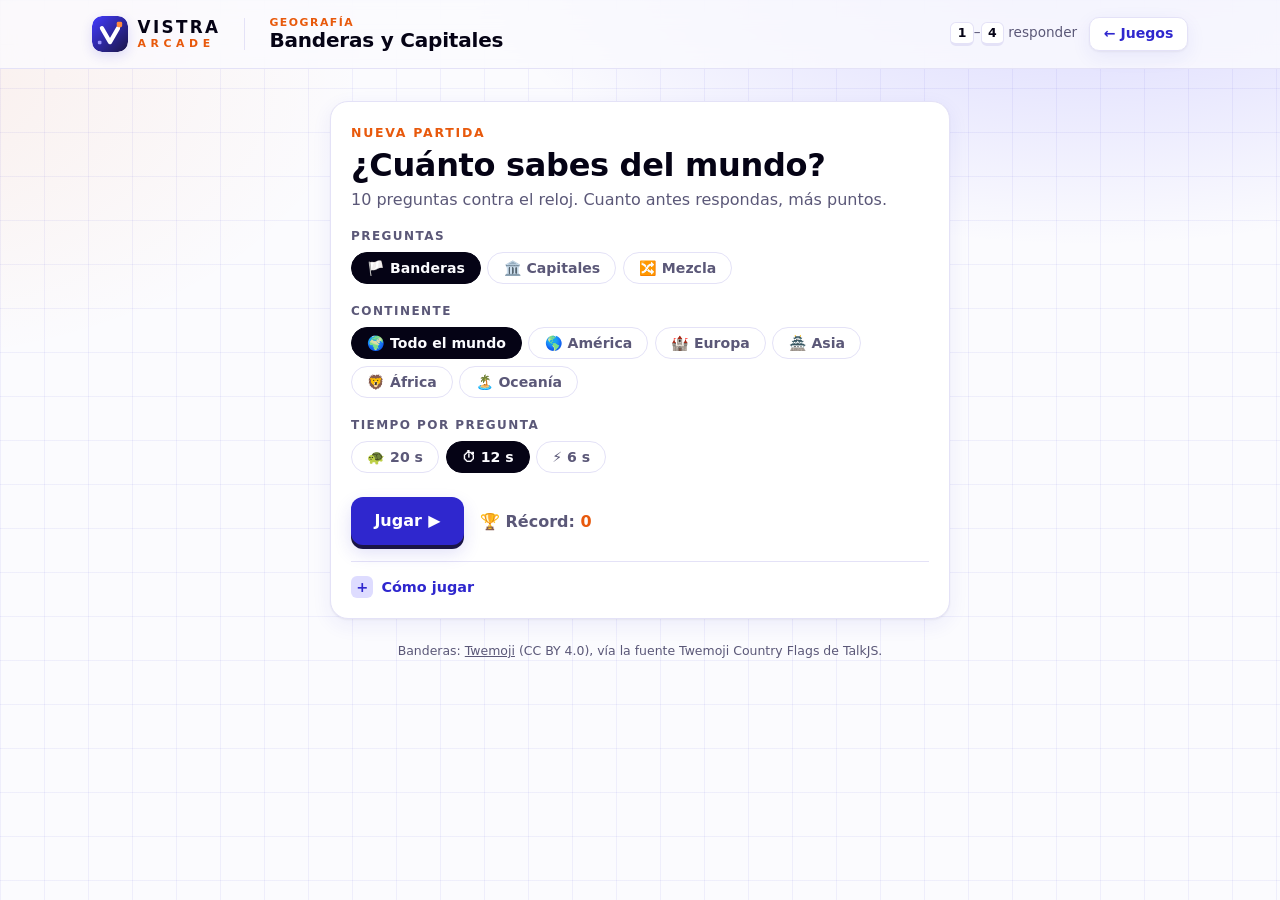
<file: games/banderas/index.html>
<!DOCTYPE html>
<html lang="es">
<head>
  <meta charset="UTF-8">
  <meta name="viewport" content="width=device-width, initial-scale=1.0">
  <meta name="color-scheme" content="light dark">
  <title>Banderas y Capitales · Vistra Arcade</title>
  <link rel="icon" href="../../img/logo.svg" type="image/svg+xml">
  <link rel="stylesheet" href="../../css/style.css">
  <link rel="stylesheet" href="banderas.css">
</head>
<body class="arcade-bg">
  <header class="site-nav game-nav">
    <div class="container nav-inner">
      <a class="brand" href="../../index.html" aria-label="Volver a Vistra Arcade">
        <img class="brand-logo" src="../../img/logo.svg" alt="" width="36" height="36">
        <span class="brand-text"><strong>VISTRA</strong><span>ARCADE</span></span>
      </a>
      <span class="nav-sep" aria-hidden="true"></span>
      <div class="game-title">
        <span class="eyebrow">Geografía</span>
        <h1>Banderas y Capitales</h1>
      </div>
      <div class="nav-actions">
        <span class="kbd-hint"><kbd>1</kbd>–<kbd>4</kbd> responder</span>
        <a class="btn btn-ghost btn-sm" href="../../index.html#juegos">← Juegos</a>
      </div>
    </div>
  </header>

  <main class="container game-main">
    <!-- Menú -->
    <section id="screen-menu" class="panel game-panel">
      <p class="eyebrow">Nueva partida</p>
      <h2 class="menu-title">¿Cuánto sabes del mundo?</h2>
      <p class="menu-lead">10 preguntas contra el reloj. Cuanto antes respondas, más puntos.</p>

      <h3>Preguntas</h3>
      <div class="chip-group" role="radiogroup" aria-label="Tipo de preguntas">
        <label><input type="radio" name="mode" value="banderas" checked><span class="chip">🏳️ Banderas</span></label>
        <label><input type="radio" name="mode" value="capitales"><span class="chip">🏛️ Capitales</span></label>
        <label><input type="radio" name="mode" value="mezcla"><span class="chip">🔀 Mezcla</span></label>
      </div>

      <h3>Continente</h3>
      <div class="chip-group" id="continents" role="radiogroup" aria-label="Continente">
        <label><input type="radio" name="continent" value="mundo" checked><span class="chip">🌍 Todo el mundo</span></label>
      </div>

      <h3>Tiempo por pregunta</h3>
      <div class="chip-group" role="radiogroup" aria-label="Tiempo por pregunta">
        <label><input type="radio" name="time" value="20"><span class="chip">🐢 20 s</span></label>
        <label><input type="radio" name="time" value="12" checked><span class="chip">⏱ 12 s</span></label>
        <label><input type="radio" name="time" value="6"><span class="chip">⚡ 6 s</span></label>
      </div>

      <div class="menu-actions">
        <button id="play" class="btn btn-lg" type="button">Jugar <span aria-hidden="true">▶</span></button>
        <span class="record-chip">🏆 Récord: <strong id="menu-record">0</strong></span>
      </div>

      <details class="help">
        <summary>Cómo jugar</summary>
        <ul>
          <li><strong>Banderas:</strong> ves una bandera y eliges de qué país es.</li>
          <li><strong>Capitales:</strong> eliges la capital del país que aparece.</li>
          <li>Responde con clic o con las teclas <kbd>1</kbd> a <kbd>4</kbd>.</li>
          <li>Cada acierto da 100 puntos más un extra según el tiempo que te sobre. Las rachas de aciertos suman más.</li>
          <li>Hay un récord distinto para cada combinación de preguntas, continente y tiempo.</li>
        </ul>
      </details>
    </section>

    <!-- Pregunta -->
    <section id="screen-quiz" class="panel game-panel" hidden>
      <div class="quiz-top">
        <span class="quiz-count">Pregunta <strong id="q-num">1</strong> de <span id="q-total">10</span></span>
        <span class="quiz-streak" id="streak" hidden></span>
        <span class="quiz-score">★ <strong id="score">0</strong></span>
      </div>
      <div class="timer" aria-hidden="true"><div id="timer-bar" class="timer-bar"></div></div>

      <div class="question">
        <div id="flag" class="flag" role="img"></div>
        <p id="prompt" class="prompt"></p>
      </div>

      <div id="options" class="options"></div>
      <p id="feedback" class="feedback" aria-live="polite"></p>
    </section>

    <!-- Resultado -->
    <section id="screen-end" class="panel game-panel" hidden>
      <p class="eyebrow" id="end-eyebrow">Resultado</p>
      <h2 id="end-title" class="end-title"></h2>
      <p id="end-detail" class="end-detail"></p>
      <div class="end-stats">
        <div class="counter"><span class="counter-label">✔ Aciertos</span><span id="end-hits" class="counter-value">0</span></div>
        <div class="counter"><span class="counter-label">🔥 Mejor racha</span><span id="end-streak" class="counter-value">0</span></div>
        <div class="counter"><span class="counter-label">🏆 Récord</span><span id="end-record" class="counter-value">0</span></div>
      </div>
      <div id="review-wrap" hidden>
        <h3>Para repasar</h3>
        <ul id="review" class="review"></ul>
      </div>
      <div class="menu-actions">
        <button id="again" class="btn" type="button">Jugar otra vez</button>
        <button id="to-menu" class="btn ghost" type="button">Cambiar opciones</button>
      </div>
    </section>
  </main>

  <footer class="credits container">Banderas: <a href="https://github.com/jdecked/twemoji" target="_blank" rel="noopener">Twemoji</a> (CC BY 4.0), vía la fuente Twemoji Country Flags de TalkJS.</footer>

  <script src="paises.js"></script>
  <script src="game.js"></script>
</body>
</html>
</file>
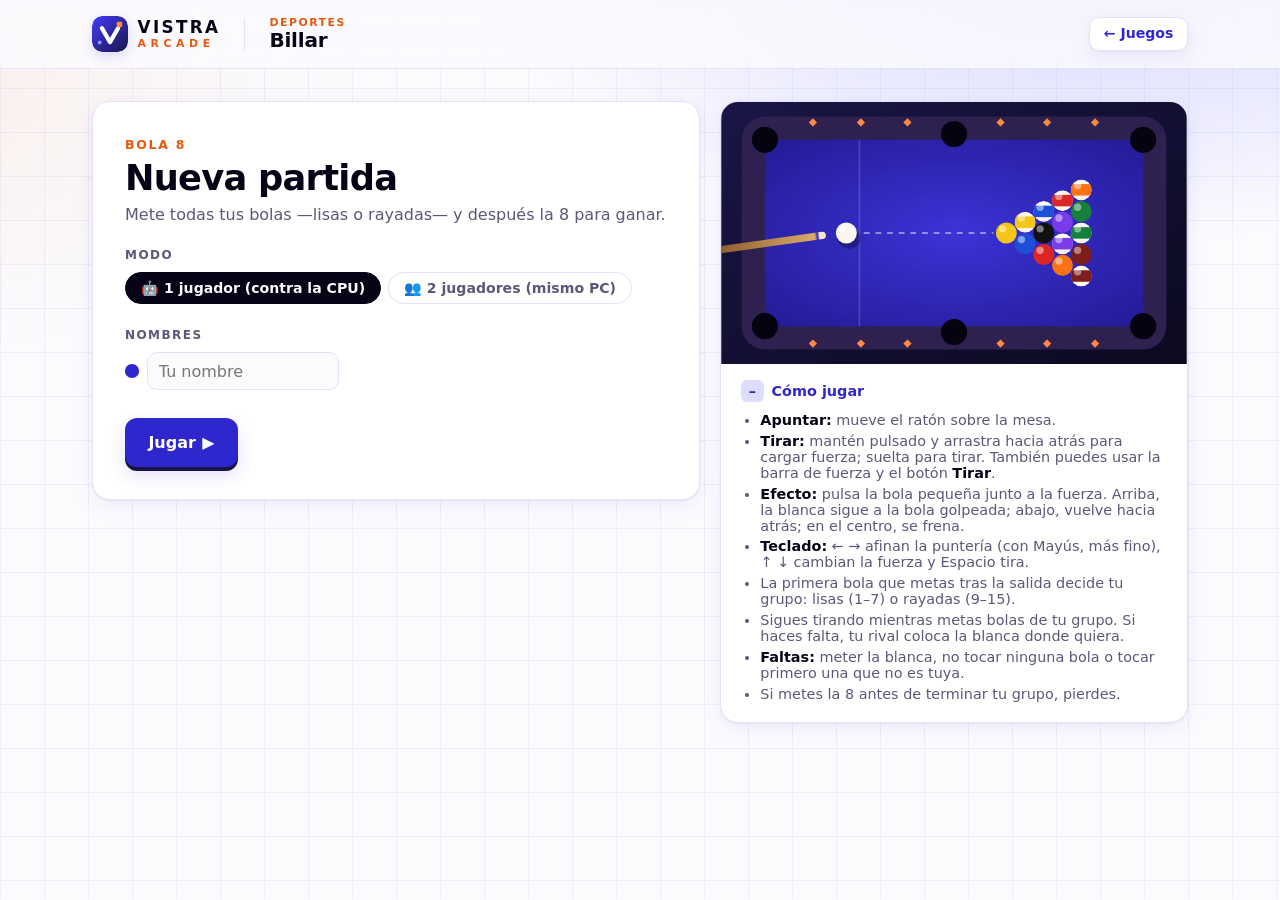
<file: games/billar/index.html>
<!DOCTYPE html>
<html lang="es">
<head>
  <meta charset="UTF-8">
  <meta name="viewport" content="width=device-width, initial-scale=1.0">
  <meta name="color-scheme" content="light dark">
  <title>Billar · Vistra Arcade</title>
  <link rel="icon" href="../../img/logo.svg" type="image/svg+xml">
  <link rel="stylesheet" href="../../css/style.css">
  <link rel="stylesheet" href="billar.css">
</head>
<body class="arcade-bg">
  <header class="site-nav game-nav">
    <div class="container nav-inner">
      <a class="brand" href="../../index.html" aria-label="Volver a Vistra Arcade">
        <img class="brand-logo" src="../../img/logo.svg" alt="" width="36" height="36">
        <span class="brand-text"><strong>VISTRA</strong><span>ARCADE</span></span>
      </a>
      <span class="nav-sep" aria-hidden="true"></span>
      <div class="game-title">
        <span class="eyebrow">Deportes</span>
        <h1>Billar</h1>
      </div>
      <div class="nav-actions">
        <a class="btn btn-ghost btn-sm" href="../../index.html#juegos">← Juegos</a>
      </div>
    </div>
  </header>

  <!-- Menú -->
  <main id="screen-menu" class="container menu">
    <div class="menu-grid">
      <div class="panel menu-card">
        <p class="eyebrow">Bola 8</p>
        <h2>Nueva partida</h2>
        <p class="menu-lead">Mete todas tus bolas —lisas o rayadas— y después la 8 para ganar.</p>

        <h3>Modo</h3>
        <div class="chip-group">
          <label><input type="radio" name="mode" value="1" checked><span class="chip">🤖 1 jugador (contra la CPU)</span></label>
          <label><input type="radio" name="mode" value="2"><span class="chip">👥 2 jugadores (mismo PC)</span></label>
        </div>

        <h3>Nombres</h3>
        <div class="names">
          <label><span class="dot p1"></span><input class="input" id="name-1" maxlength="16" placeholder="Tu nombre" aria-label="Nombre del jugador 1"></label>
          <label id="p2-field" hidden><span class="dot p2"></span><input class="input" id="name-2" maxlength="16" placeholder="Jugador 2" aria-label="Nombre del jugador 2"></label>
        </div>

        <div class="menu-actions">
          <button id="play" class="btn btn-lg">Jugar <span aria-hidden="true">▶</span></button>
        </div>
      </div>

      <aside class="panel menu-side">
        <img class="menu-art" src="../../img/juegos/billar.svg" alt="" width="320" height="180">
        <details class="help" open>
          <summary>Cómo jugar</summary>
          <ul>
            <li><strong>Apuntar:</strong> mueve el ratón sobre la mesa.</li>
            <li><strong>Tirar:</strong> mantén pulsado y arrastra hacia atrás para cargar fuerza; suelta para tirar. También puedes usar la barra de fuerza y el botón <strong>Tirar</strong>.</li>
            <li><strong>Efecto:</strong> pulsa la bola pequeña junto a la fuerza. Arriba, la blanca sigue a la bola golpeada; abajo, vuelve hacia atrás; en el centro, se frena.</li>
            <li><strong>Teclado:</strong> ← → afinan la puntería (con Mayús, más fino), ↑ ↓ cambian la fuerza y Espacio tira.</li>
            <li>La primera bola que metas tras la salida decide tu grupo: lisas (1–7) o rayadas (9–15).</li>
            <li>Sigues tirando mientras metas bolas de tu grupo. Si haces falta, tu rival coloca la blanca donde quiera.</li>
            <li><strong>Faltas:</strong> meter la blanca, no tocar ninguna bola o tocar primero una que no es tuya.</li>
            <li>Si metes la 8 antes de terminar tu grupo, pierdes.</li>
          </ul>
        </details>
      </aside>
    </div>
  </main>

  <!-- Partida -->
  <main id="screen-game" class="container game-screen" hidden>
    <div class="scoreboard">
      <div id="player-0" class="player-card">
        <span class="dot p1"></span>
        <div class="player-info">
          <strong id="name-0-label">Jugador 1</strong>
          <span id="group-0" class="player-group">Mesa abierta</span>
        </div>
        <div id="tray-0" class="tray"></div>
      </div>
      <div id="player-1" class="player-card right">
        <div id="tray-1" class="tray"></div>
        <div class="player-info">
          <strong id="name-1-label">Jugador 2</strong>
          <span id="group-1" class="player-group">Mesa abierta</span>
        </div>
        <span class="dot p2"></span>
      </div>
    </div>

    <!-- Franja de altura fija: el mensaje aparece y desaparece sin mover la mesa. -->
    <div class="message-bar">
      <p id="message" class="message" aria-live="polite" hidden></p>
    </div>

    <div class="table-wrap">
      <canvas id="table" class="table" aria-label="Mesa de billar"></canvas>

      <div id="overlay" class="overlay" hidden>
        <div class="panel overlay-card">
          <h2 id="over-title"></h2>
          <p id="over-text" class="muted"></p>
          <div class="overlay-actions">
            <button id="again-btn" class="btn btn-lg">Revancha</button>
            <button id="overlay-menu-btn" class="btn btn-ghost btn-lg">Menú</button>
          </div>
        </div>
      </div>
    </div>

    <div class="controls panel">
      <div class="power">
        <span class="power-label">Fuerza <strong id="power-value">60%</strong></span>
        <span class="power-track">
          <span id="power-fill" class="power-fill"></span>
          <input id="power" type="range" min="4" max="100" value="60" aria-label="Fuerza del tiro">
        </span>
      </div>
      <div class="spin">
        <button id="spin-pad" class="spin-pad" type="button" title="Efecto: pulsa arriba para seguimiento, abajo para retroceso, en el centro para quitarlo" aria-label="Efecto de la bola blanca. Flechas arriba y abajo para cambiarlo.">
          <span id="spin-dot" class="spin-dot"></span>
        </button>
        <span class="spin-label">Efecto <strong id="spin-value">Centro</strong></span>
      </div>
      <button id="shoot-btn" class="btn">Tirar</button>
      <span class="controls-spacer"></span>
      <button id="restart-btn" class="btn btn-ghost btn-sm">↺ Nueva partida</button>
      <button id="menu-btn" class="btn btn-ghost btn-sm">Menú</button>
    </div>
  </main>

  <script src="game.js"></script>
</body>
</html>
</file>
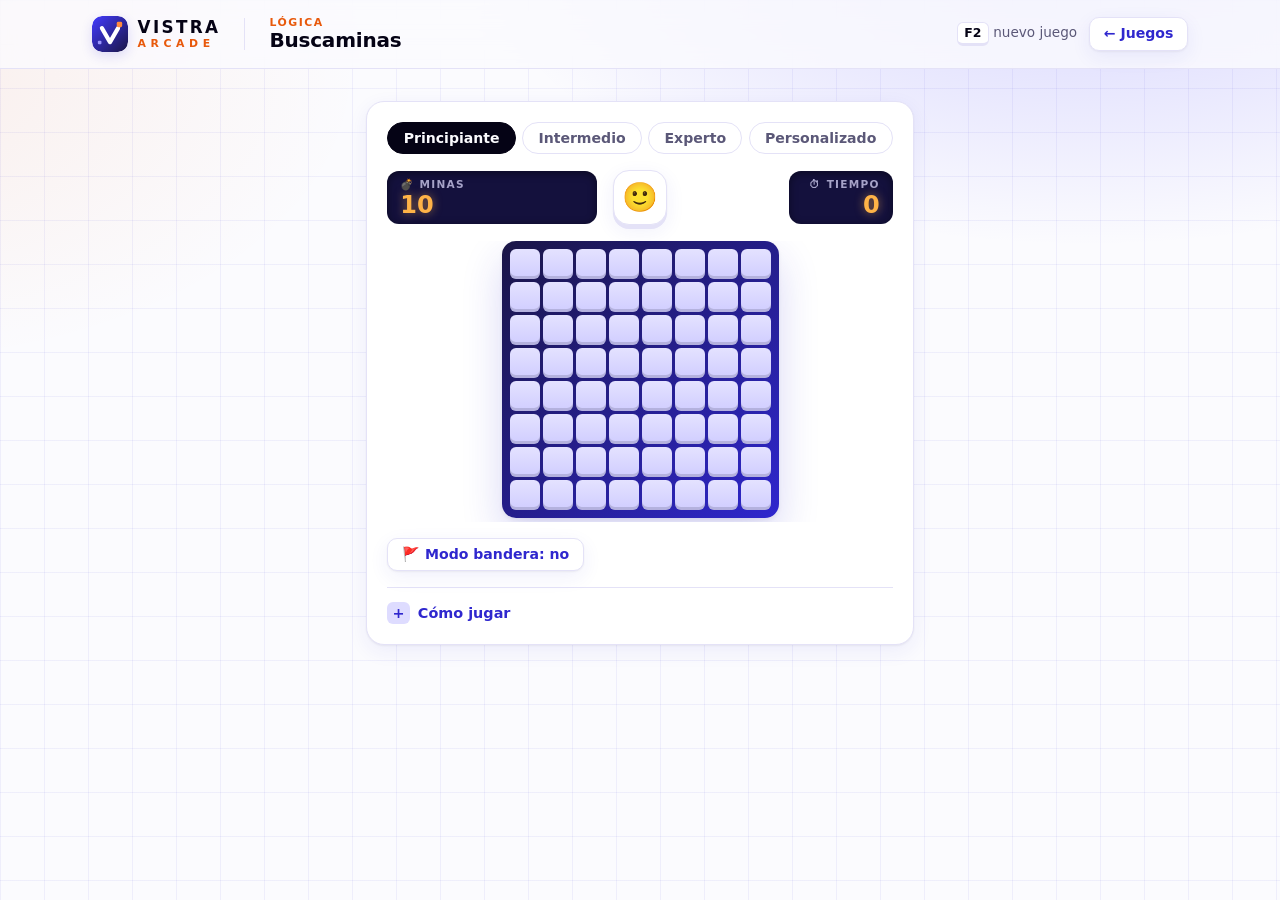
<file: games/buscaminas/index.html>
<!DOCTYPE html>
<html lang="es">
<head>
  <meta charset="UTF-8">
  <meta name="viewport" content="width=device-width, initial-scale=1.0">
  <meta name="color-scheme" content="light dark">
  <title>Buscaminas · Vistra Arcade</title>
  <link rel="icon" href="../../img/logo.svg" type="image/svg+xml">
  <link rel="stylesheet" href="../../css/style.css">
  <link rel="stylesheet" href="buscaminas.css">
</head>
<body class="arcade-bg">
  <header class="site-nav game-nav">
    <div class="container nav-inner">
      <a class="brand" href="../../index.html" aria-label="Volver a Vistra Arcade">
        <img class="brand-logo" src="../../img/logo.svg" alt="" width="36" height="36">
        <span class="brand-text"><strong>VISTRA</strong><span>ARCADE</span></span>
      </a>
      <span class="nav-sep" aria-hidden="true"></span>
      <div class="game-title">
        <span class="eyebrow">Lógica</span>
        <h1>Buscaminas</h1>
      </div>
      <div class="nav-actions">
        <span class="kbd-hint"><kbd>F2</kbd> nuevo juego</span>
        <a class="btn btn-ghost btn-sm" href="../../index.html#juegos">← Juegos</a>
      </div>
    </div>
  </header>

  <main class="container game-main">
    <section class="panel game-panel">
      <div class="levels" role="group" aria-label="Nivel">
        <button class="chip level" data-level="beginner">Principiante</button>
        <button class="chip level" data-level="intermediate">Intermedio</button>
        <button class="chip level" data-level="expert">Experto</button>
        <button class="chip level" data-level="custom">Personalizado</button>
      </div>

      <form id="custom-form" class="custom-form" novalidate hidden>
        <label>Filas <input class="input" type="number" id="custom-rows" min="5" max="24" value="10"></label>
        <label>Columnas <input class="input" type="number" id="custom-cols" min="5" max="30" value="10"></label>
        <label>Minas <input class="input" type="number" id="custom-mines" min="1" value="15"></label>
        <button type="submit" class="btn btn-sm">Jugar</button>
        <small id="custom-help"></small>
      </form>

      <div class="status">
        <div class="counter" title="Minas restantes">
          <span class="counter-label">💣 Minas</span>
          <span id="mines-left" class="counter-value">0</span>
        </div>
        <button id="new-game" class="face" title="Nuevo juego (F2)" aria-label="Nuevo juego">🙂</button>
        <div class="counter" title="Tiempo">
          <span class="counter-label">⏱ Tiempo</span>
          <span id="timer" class="counter-value">0</span>
        </div>
      </div>

      <div class="board-wrap">
        <div id="board" class="board" aria-label="Tablero"></div>
      </div>

      <div class="below-board">
        <button id="flag-mode" class="btn ghost btn-sm" aria-pressed="false">🚩 Modo bandera: no</button>
        <p id="message" class="message" aria-live="polite"></p>
      </div>

      <details class="help">
        <summary>Cómo jugar</summary>
        <ul>
          <li><strong>Clic izquierdo:</strong> abre una casilla. El primer clic nunca es una mina.</li>
          <li><strong>Clic derecho:</strong> pone o quita una bandera (en móvil usa el modo bandera).</li>
          <li><strong>Clic en un número:</strong> si tiene alrededor tantas banderas como indica, abre el resto de vecinas.</li>
          <li>Ganas al abrir todas las casillas sin mina.</li>
        </ul>
      </details>
    </section>
  </main>

  <script src="game.js"></script>
</body>
</html>
</file>
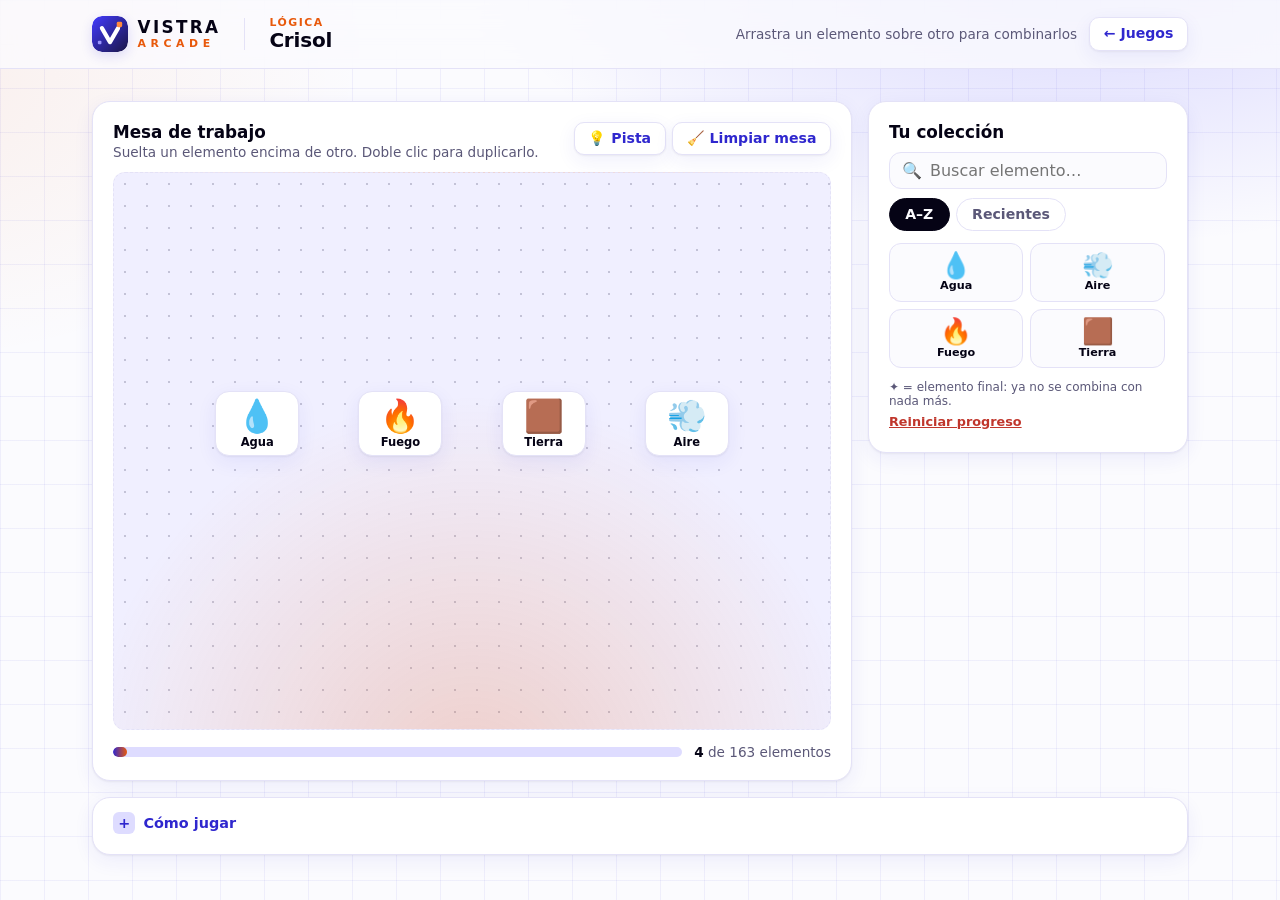
<file: games/crisol/index.html>
<!DOCTYPE html>
<html lang="es">
<head>
  <meta charset="UTF-8">
  <meta name="viewport" content="width=device-width, initial-scale=1.0">
  <meta name="color-scheme" content="light dark">
  <title>Crisol · Vistra Arcade</title>
  <link rel="icon" href="../../img/logo.svg" type="image/svg+xml">
  <link rel="stylesheet" href="../../css/style.css">
  <link rel="stylesheet" href="crisol.css">
</head>
<body class="arcade-bg">
  <header class="site-nav game-nav">
    <div class="container nav-inner">
      <a class="brand" href="../../index.html" aria-label="Volver a Vistra Arcade">
        <img class="brand-logo" src="../../img/logo.svg" alt="" width="36" height="36">
        <span class="brand-text"><strong>VISTRA</strong><span>ARCADE</span></span>
      </a>
      <span class="nav-sep" aria-hidden="true"></span>
      <div class="game-title">
        <span class="eyebrow">Lógica</span>
        <h1>Crisol</h1>
      </div>
      <div class="nav-actions">
        <span class="kbd-hint">Arrastra un elemento sobre otro para combinarlos</span>
        <a class="btn btn-ghost btn-sm" href="../../index.html#juegos">← Juegos</a>
      </div>
    </div>
  </header>

  <main class="container crisol-main">
    <section class="panel mesa-panel" aria-labelledby="mesa-title">
      <div class="mesa-head">
        <div>
          <h2 id="mesa-title">Mesa de trabajo</h2>
          <p class="mesa-sub">Suelta un elemento encima de otro. Doble clic para duplicarlo.</p>
        </div>
        <div class="mesa-tools">
          <button id="btn-pista" class="btn btn-ghost btn-sm" type="button">💡 Pista</button>
          <button id="btn-limpiar" class="btn btn-ghost btn-sm" type="button">🧹 Limpiar mesa</button>
        </div>
      </div>
      <div id="mesa" class="mesa" aria-label="Mesa de trabajo">
        <p id="mesa-vacia" class="mesa-vacia">Toca o arrastra un elemento de tu colección para ponerlo aquí.</p>
      </div>
      <div class="progreso">
        <div class="progreso-barra"><span id="progreso-fill"></span></div>
        <span class="progreso-texto"><strong id="cuenta">4</strong> de <span id="total">0</span> elementos</span>
      </div>
    </section>

    <aside class="panel coleccion-panel" aria-labelledby="col-title">
      <div class="col-head">
        <h2 id="col-title">Tu colección</h2>
        <label class="buscar">
          <span aria-hidden="true">🔍</span>
          <input id="buscar" type="search" placeholder="Buscar elemento…" autocomplete="off" aria-label="Buscar elemento">
        </label>
        <div class="orden" role="group" aria-label="Ordenar">
          <button class="chip active" data-orden="az" type="button">A–Z</button>
          <button class="chip" data-orden="nuevos" type="button">Recientes</button>
        </div>
      </div>
      <ul id="coleccion" class="coleccion"></ul>
      <p class="col-nota">✦ = elemento final: ya no se combina con nada más.</p>
      <button id="btn-reiniciar" class="btn-link" type="button">Reiniciar progreso</button>
    </aside>

    <details class="panel help">
      <summary>Cómo jugar</summary>
      <ul>
        <li>Empiezas con cuatro elementos: <strong>agua, fuego, tierra y aire</strong>.</li>
        <li><strong>Toca o arrastra</strong> un elemento de tu colección para ponerlo en la mesa.</li>
        <li><strong>Arrastra</strong> un elemento de la mesa (o de la colección) <strong>encima de otro</strong> para combinarlos. Si la mezcla funciona, descubres algo nuevo.</li>
        <li>Puedes combinar un elemento consigo mismo: haz <strong>doble clic</strong> sobre él en la mesa para duplicarlo.</li>
        <li>Para quitar algo de la mesa, arrástralo de vuelta a la colección o fuera de la mesa.</li>
        <li>¿Atascada? <strong>Pista</strong> te dice uno de los ingredientes de algo que ya puedes descubrir.</li>
        <li>Tu progreso se guarda solo en este navegador.</li>
      </ul>
    </details>
  </main>

  <div id="toast" class="toast" role="status" aria-live="polite"></div>

  <script src="recetas.js"></script>
  <script src="game.js"></script>
</body>
</html>
</file>
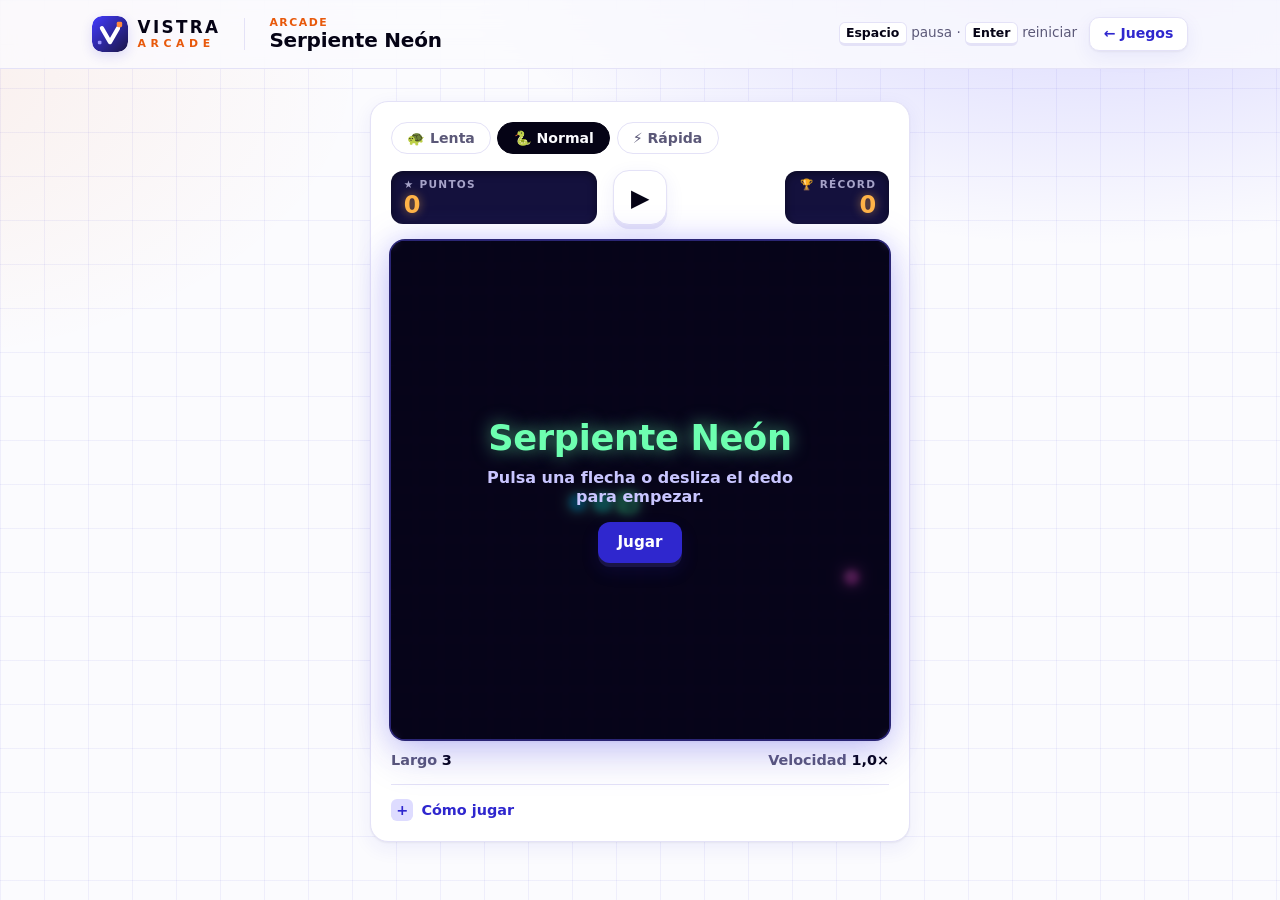
<file: games/serpiente/index.html>
<!DOCTYPE html>
<html lang="es">
<head>
  <meta charset="UTF-8">
  <meta name="viewport" content="width=device-width, initial-scale=1.0">
  <meta name="color-scheme" content="light dark">
  <title>Serpiente Neón · Vistra Arcade</title>
  <link rel="icon" href="../../img/logo.svg" type="image/svg+xml">
  <link rel="stylesheet" href="../../css/style.css">
  <link rel="stylesheet" href="serpiente.css">
</head>
<body class="arcade-bg">
  <header class="site-nav game-nav">
    <div class="container nav-inner">
      <a class="brand" href="../../index.html" aria-label="Volver a Vistra Arcade">
        <img class="brand-logo" src="../../img/logo.svg" alt="" width="36" height="36">
        <span class="brand-text"><strong>VISTRA</strong><span>ARCADE</span></span>
      </a>
      <span class="nav-sep" aria-hidden="true"></span>
      <div class="game-title">
        <span class="eyebrow">Arcade</span>
        <h1>Serpiente Neón</h1>
      </div>
      <div class="nav-actions">
        <span class="kbd-hint"><kbd>Espacio</kbd> pausa · <kbd>Enter</kbd> reiniciar</span>
        <a class="btn btn-ghost btn-sm" href="../../index.html#juegos">← Juegos</a>
      </div>
    </div>
  </header>

  <main class="container game-main">
    <section class="panel game-panel">
      <div class="levels" role="group" aria-label="Velocidad">
        <button class="chip level" data-speed="lenta">🐢 Lenta</button>
        <button class="chip level" data-speed="normal">🐍 Normal</button>
        <button class="chip level" data-speed="rapida">⚡ Rápida</button>
      </div>

      <div class="status">
        <div class="counter" title="Puntos">
          <span class="counter-label">★ Puntos</span>
          <span id="score" class="counter-value">0</span>
        </div>
        <button id="pause" class="face" title="Pausa (Espacio)" aria-label="Pausar">⏸</button>
        <div class="counter" title="Récord en esta velocidad">
          <span class="counter-label">🏆 Récord</span>
          <span id="best" class="counter-value">0</span>
        </div>
      </div>

      <div class="board-wrap">
        <canvas id="board" class="board" width="480" height="480" aria-label="Tablero de Serpiente Neón"></canvas>
        <div id="overlay" class="overlay">
          <p id="overlay-title" class="overlay-title">Serpiente Neón</p>
          <p id="overlay-text" class="overlay-text">Pulsa una flecha o desliza el dedo para empezar.</p>
          <button id="overlay-btn" class="btn" type="button">Jugar</button>
        </div>
      </div>

      <div class="below-board">
        <span class="meter"><span class="meter-label">Largo</span> <strong id="length">3</strong></span>
        <span class="meter"><span class="meter-label">Velocidad</span> <strong id="speed-now">1×</strong></span>
      </div>

      <div class="dpad" role="group" aria-label="Controles de dirección">
        <button type="button" class="dpad-btn up" data-dir="up" aria-label="Arriba">▲</button>
        <button type="button" class="dpad-btn left" data-dir="left" aria-label="Izquierda">◀</button>
        <button type="button" class="dpad-btn right" data-dir="right" aria-label="Derecha">▶</button>
        <button type="button" class="dpad-btn down" data-dir="down" aria-label="Abajo">▼</button>
      </div>

      <details class="help">
        <summary>Cómo jugar</summary>
        <ul>
          <li><strong>Muévete</strong> con las flechas o con <kbd>W</kbd> <kbd>A</kbd> <kbd>S</kbd> <kbd>D</kbd>. En el móvil, desliza el dedo sobre el tablero o usa la cruceta.</li>
          <li><strong>Come fruta</strong> para crecer y sumar puntos. Cada fruta te hace un poco más rápida.</li>
          <li>A veces aparece una <strong>estrella dorada</strong>: vale mucho más, pero desaparece en unos segundos.</li>
          <li>Pierdes si chocas con el borde o contigo misma.</li>
          <li>Las velocidades más altas dan más puntos por fruta. Cada velocidad guarda su propio récord.</li>
        </ul>
      </details>
    </section>
  </main>

  <script src="game.js"></script>
</body>
</html>
</file>
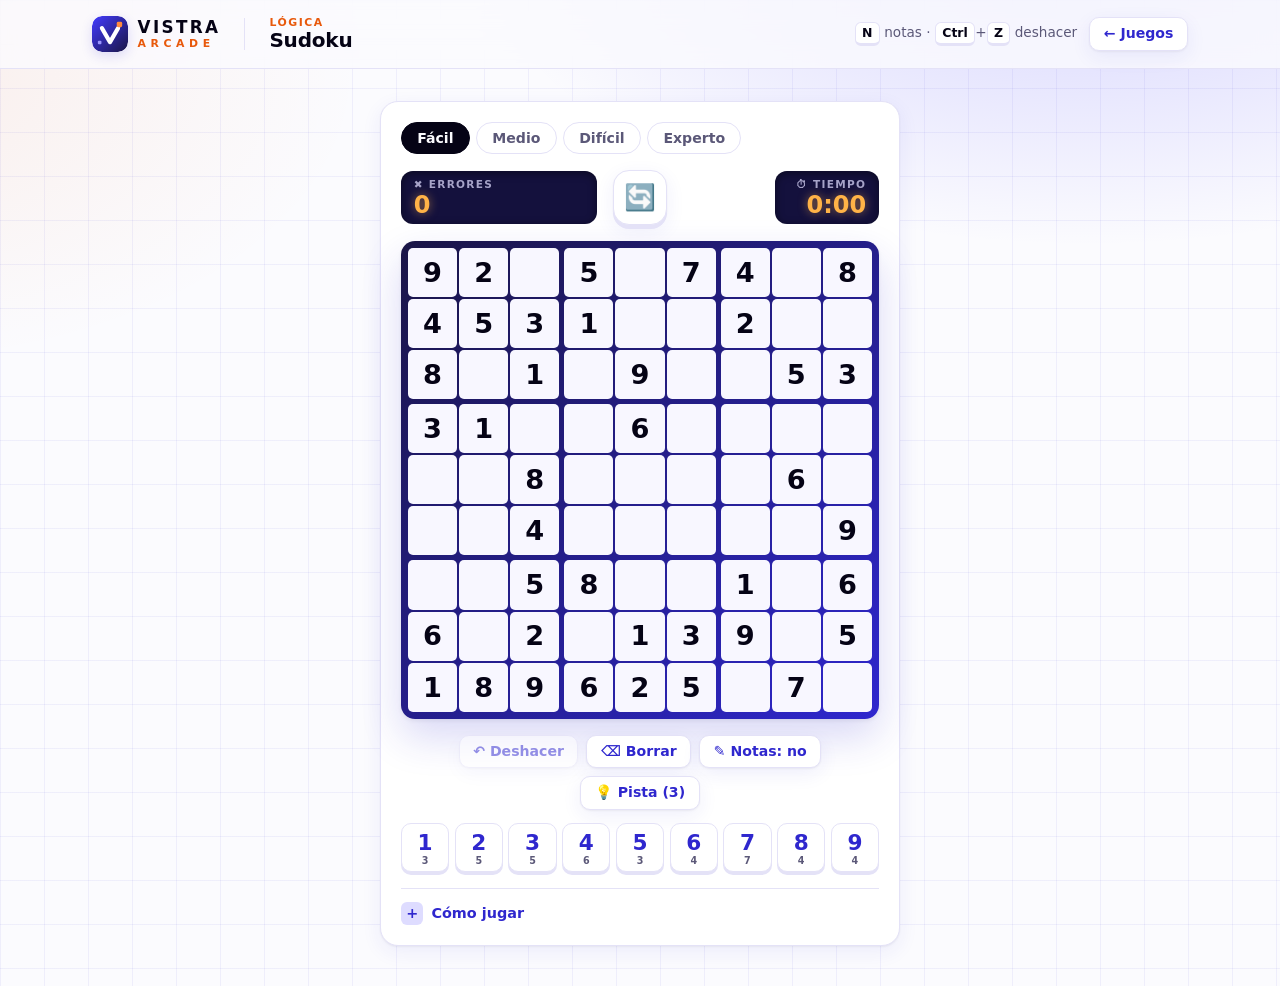
<file: games/sudoku/index.html>
<!DOCTYPE html>
<html lang="es">
<head>
  <meta charset="UTF-8">
  <meta name="viewport" content="width=device-width, initial-scale=1.0">
  <meta name="color-scheme" content="light dark">
  <title>Sudoku · Vistra Arcade</title>
  <link rel="icon" href="../../img/logo.svg" type="image/svg+xml">
  <link rel="stylesheet" href="../../css/style.css">
  <link rel="stylesheet" href="sudoku.css">
</head>
<body class="arcade-bg">
  <header class="site-nav game-nav">
    <div class="container nav-inner">
      <a class="brand" href="../../index.html" aria-label="Volver a Vistra Arcade">
        <img class="brand-logo" src="../../img/logo.svg" alt="" width="36" height="36">
        <span class="brand-text"><strong>VISTRA</strong><span>ARCADE</span></span>
      </a>
      <span class="nav-sep" aria-hidden="true"></span>
      <div class="game-title">
        <span class="eyebrow">Lógica</span>
        <h1>Sudoku</h1>
      </div>
      <div class="nav-actions">
        <span class="kbd-hint"><kbd>N</kbd> notas · <kbd>Ctrl</kbd>+<kbd>Z</kbd> deshacer</span>
        <a class="btn btn-ghost btn-sm" href="../../index.html#juegos">← Juegos</a>
      </div>
    </div>
  </header>

  <main class="container game-main">
    <section class="panel game-panel">
      <div class="levels" role="group" aria-label="Dificultad">
        <button class="chip level" data-level="facil">Fácil</button>
        <button class="chip level" data-level="medio">Medio</button>
        <button class="chip level" data-level="dificil">Difícil</button>
        <button class="chip level" data-level="experto">Experto</button>
      </div>

      <div class="status">
        <div class="counter" title="Errores">
          <span class="counter-label">✖ Errores</span>
          <span id="mistakes" class="counter-value">0</span>
        </div>
        <button id="new-game" class="face" title="Nuevo sudoku" aria-label="Nuevo sudoku">🔄</button>
        <div class="counter" title="Tiempo">
          <span class="counter-label">⏱ Tiempo</span>
          <span id="timer" class="counter-value">0:00</span>
        </div>
      </div>

      <div id="board" class="board" role="grid" aria-label="Tablero de Sudoku"></div>

      <div class="tools">
        <button id="undo" class="btn ghost btn-sm" type="button">↶ Deshacer</button>
        <button id="erase" class="btn ghost btn-sm" type="button">⌫ Borrar</button>
        <button id="notes" class="btn ghost btn-sm" type="button" aria-pressed="false">✎ Notas: no</button>
        <button id="hint" class="btn ghost btn-sm" type="button"><span id="hint-label">💡 Pista (3)</span></button>
      </div>

      <div id="pad" class="pad" role="group" aria-label="Números"></div>

      <p id="message" class="message" aria-live="polite"></p>

      <details class="help">
        <summary>Cómo jugar</summary>
        <ul>
          <li>Rellena cada casilla vacía con un número del 1 al 9.</li>
          <li>Ningún número puede repetirse en la misma <strong>fila</strong>, <strong>columna</strong> ni <strong>caja de 3×3</strong>.</li>
          <li><strong>Selecciona</strong> una casilla con clic o con las flechas y escribe el número con el teclado o con los botones.</li>
          <li><strong>Notas:</strong> actívalas (tecla <kbd>N</kbd>) para apuntar candidatos pequeños en una casilla.</li>
          <li>Los números equivocados se marcan en rojo y suman un error. Tienes 3 pistas por partida.</li>
        </ul>
      </details>
    </section>
  </main>

  <script src="game.js"></script>
</body>
</html>
</file>
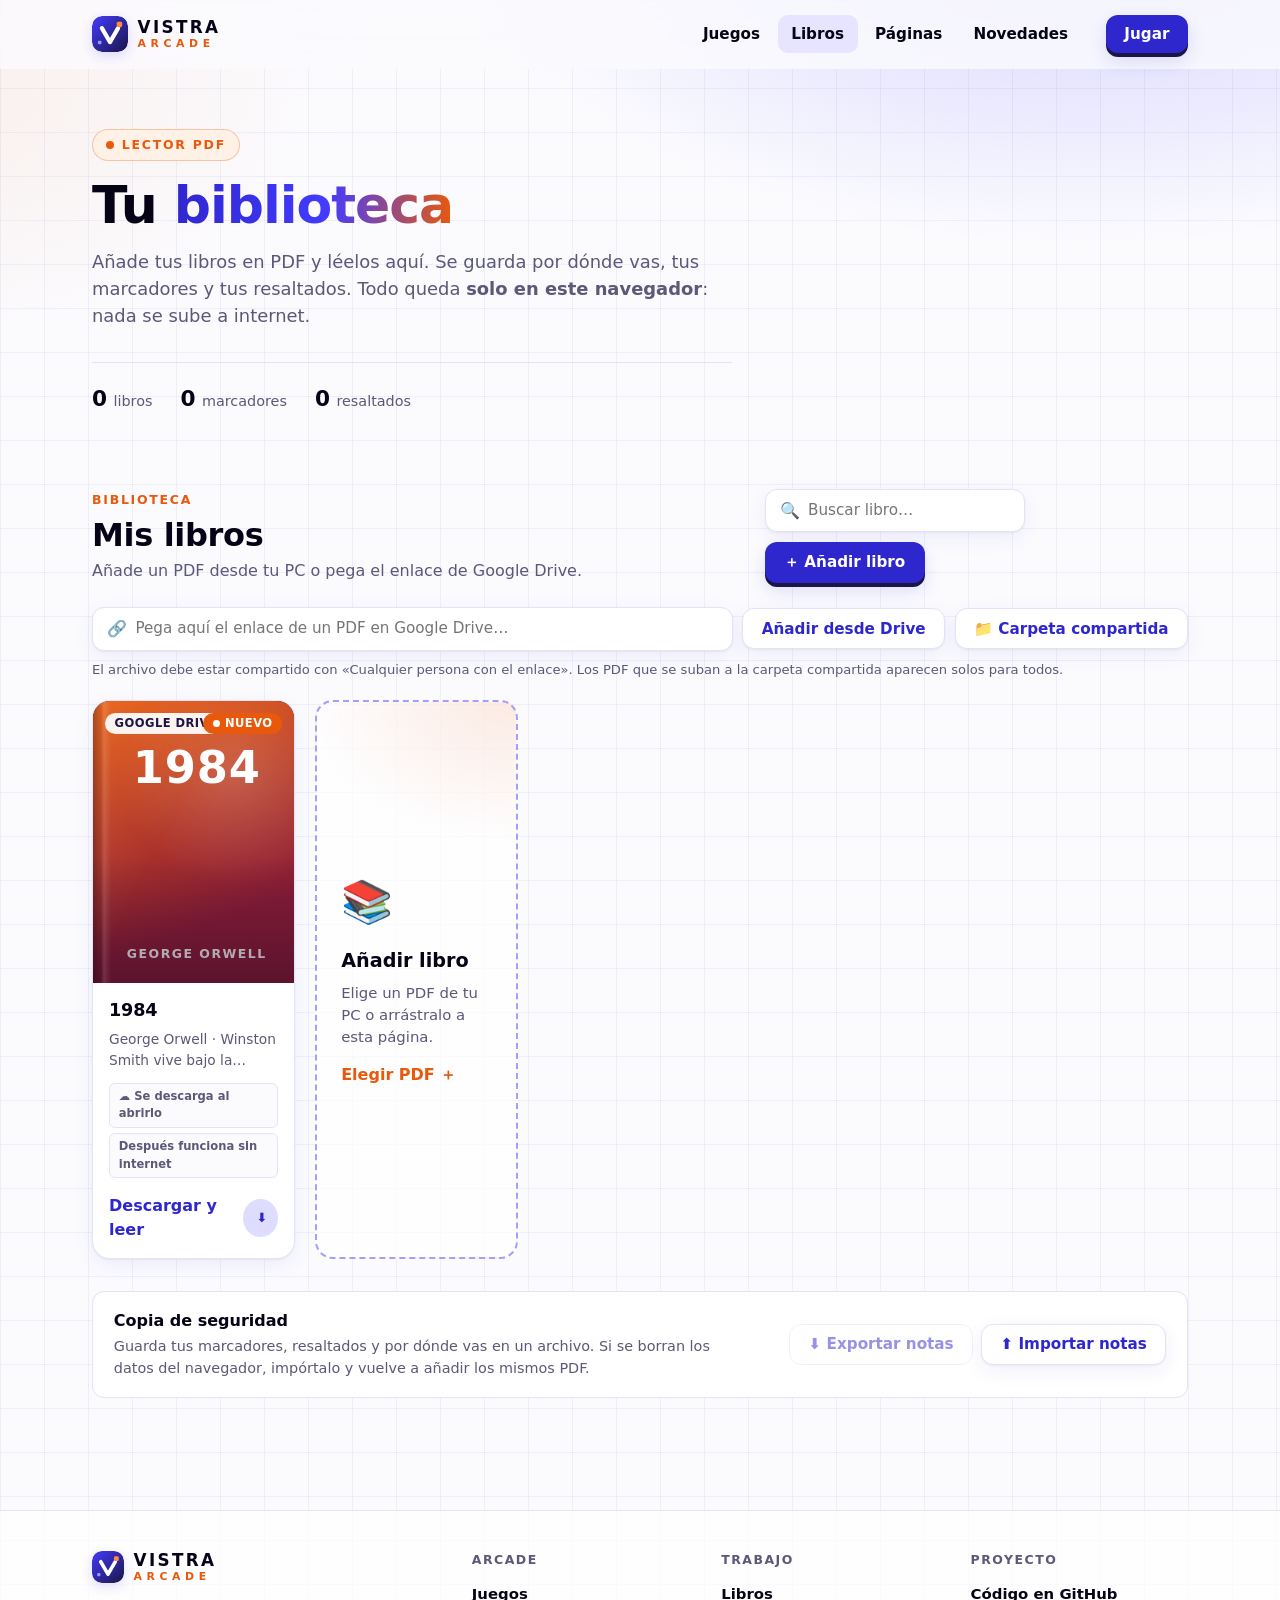
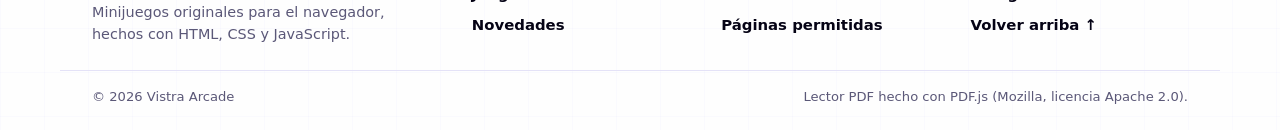
<file: libros.html>
<!DOCTYPE html>
<html lang="es">
<head>
  <meta charset="UTF-8">
  <meta name="viewport" content="width=device-width, initial-scale=1.0">
  <meta name="color-scheme" content="light dark">
  <meta name="description" content="Lector de libros PDF: guarda por dónde vas, marcadores y resaltados en tu navegador.">
  <title>Libros · Vistra Arcade</title>
  <link rel="icon" href="img/logo.svg" type="image/svg+xml">
  <link rel="stylesheet" href="css/style.css">
  <link rel="stylesheet" href="css/home.css">
  <link rel="stylesheet" href="css/paginas.css">
  <link rel="stylesheet" href="css/libros.css">
</head>
<body class="home arcade-bg" id="top">
  <a class="skip-link" href="#biblioteca">Saltar a la biblioteca</a>

  <!-- ===================== Biblioteca ===================== -->
  <div id="vista-biblioteca">
    <header class="site-nav">
      <div class="container nav-inner">
        <a class="brand" href="index.html" aria-label="Vistra Arcade, inicio">
          <img class="brand-logo" src="img/logo.svg" alt="" width="36" height="36">
          <span class="brand-text"><strong>VISTRA</strong><span>ARCADE</span></span>
        </a>
        <nav aria-label="Principal">
          <ul class="nav-links">
            <li><a href="index.html#juegos">Juegos</a></li>
            <li><a href="libros.html" class="active" aria-current="page">Libros</a></li>
            <li><a href="paginas.html">Páginas</a></li>
            <li><a href="index.html#novedades">Novedades</a></li>
          </ul>
        </nav>
        <a class="btn btn-primary nav-cta" href="index.html#juegos">Jugar</a>
      </div>
    </header>

    <main>
      <section class="pages-hero container" aria-labelledby="libros-title">
        <p class="eyebrow"><span class="pulse" aria-hidden="true"></span> Lector PDF</p>
        <h1 id="libros-title">Tu <span>biblioteca</span></h1>
        <p class="lead">
          Añade tus libros en PDF y léelos aquí. Se guarda por dónde vas, tus marcadores y tus
          resaltados. Todo queda <strong>solo en este navegador</strong>: nada se sube a internet.
        </p>
        <ul class="hero-stats">
          <li><strong id="stat-libros">0</strong><span>libros</span></li>
          <li><strong id="stat-marcadores">0</strong><span>marcadores</span></li>
          <li><strong id="stat-resaltados">0</strong><span>resaltados</span></li>
        </ul>
      </section>

      <section id="biblioteca" class="section container" aria-labelledby="lista-title">
        <div class="section-head">
          <div>
            <p class="eyebrow">Biblioteca</p>
            <h2 id="lista-title">Mis libros</h2>
            <p class="section-lead">Añade un PDF desde tu PC o pega el enlace de Google Drive.</p>
          </div>
          <div class="pages-tools">
            <label class="search-box">
              <span class="visually-hidden">Buscar libro</span>
              <span aria-hidden="true">🔍</span>
              <input type="search" id="q" placeholder="Buscar libro…" autocomplete="off">
            </label>
            <button type="button" class="btn btn-primary" id="btn-agregar">＋ Añadir libro</button>
          </div>
        </div>

        <form class="drive-add" id="form-drive">
          <label class="search-box drive-input">
            <span aria-hidden="true">🔗</span>
            <span class="visually-hidden">Enlace de Google Drive</span>
            <input type="text" id="drive-url" placeholder="Pega aquí el enlace de un PDF en Google Drive…" autocomplete="off" required>
          </label>
          <button type="submit" class="btn btn-ghost">Añadir desde Drive</button>
          <a class="btn btn-ghost" id="btn-carpeta" target="_blank" rel="noopener" hidden>📁 Carpeta compartida</a>
          <p class="drive-hint">El archivo debe estar compartido con «Cualquier persona con el enlace». Los PDF que se suban a la carpeta compartida aparecen solos para todos.</p>
        </form>

        <input type="file" id="input-pdf" accept="application/pdf,.pdf" multiple hidden>
        <div id="book-grid" class="game-grid"></div>
        <p id="empty" class="pages-empty" hidden>No hay libros con ese nombre.</p>

        <div class="backup">
          <div>
            <h3>Copia de seguridad</h3>
            <p>Guarda tus marcadores, resaltados y por dónde vas en un archivo. Si se borran los datos del
              navegador, impórtalo y vuelve a añadir los mismos PDF.</p>
          </div>
          <div class="backup-actions">
            <button type="button" class="btn btn-ghost" id="btn-exportar">⬇ Exportar notas</button>
            <button type="button" class="btn btn-ghost" id="btn-importar">⬆ Importar notas</button>
            <input type="file" id="input-backup" accept="application/json,.json" hidden>
          </div>
        </div>
      </section>
    </main>

    <footer class="site-footer">
      <div class="container footer-grid">
        <div class="footer-brand">
          <a class="brand" href="index.html" aria-label="Vistra Arcade, inicio">
            <img class="brand-logo" src="img/logo.svg" alt="" width="32" height="32">
            <span class="brand-text"><strong>VISTRA</strong><span>ARCADE</span></span>
          </a>
          <p>Minijuegos originales para el navegador, hechos con HTML, CSS y JavaScript.</p>
        </div>
        <nav class="footer-col" aria-label="Arcade">
          <h2>Arcade</h2>
          <ul>
            <li><a href="index.html#juegos">Juegos</a></li>
            <li><a href="index.html#novedades">Novedades</a></li>
          </ul>
        </nav>
        <nav class="footer-col" aria-label="Trabajo">
          <h2>Trabajo</h2>
          <ul>
            <li><a href="libros.html">Libros</a></li>
            <li><a href="paginas.html">Páginas permitidas</a></li>
          </ul>
        </nav>
        <nav class="footer-col" aria-label="Proyecto">
          <h2>Proyecto</h2>
          <ul>
            <li><a href="https://github.com/maivichelsea/vistra-arcade" target="_blank" rel="noopener">Código en GitHub</a></li>
            <li><a href="#top">Volver arriba ↑</a></li>
          </ul>
        </nav>
      </div>
      <div class="container footer-bottom">
        <span>© <span id="year">2026</span> Vistra Arcade</span>
        <span>Lector PDF hecho con PDF.js (Mozilla, licencia Apache 2.0).</span>
      </div>
    </footer>

    <div class="drop-overlay" id="drop-overlay" aria-hidden="true">
      <div><span>📚</span><strong>Suelta tus PDF aquí</strong></div>
    </div>
  </div>

  <!-- ===================== Lector ===================== -->
  <div id="vista-lector" class="reader" hidden>
    <header class="reader-bar">
      <div class="rb-group">
        <button type="button" class="rb-btn" id="r-volver" title="Volver a la biblioteca">← <span class="rb-label">Biblioteca</span></button>
        <strong class="rb-title" id="r-titulo"></strong>
      </div>
      <div class="rb-group rb-center">
        <button type="button" class="rb-btn" id="r-anterior" title="Página anterior (←)" aria-label="Página anterior">‹</button>
        <label class="rb-page">
          <span class="visually-hidden">Página</span>
          <input type="number" id="r-pagina" min="1" value="1" inputmode="numeric">
          <span>/ <span id="r-total">0</span></span>
        </label>
        <button type="button" class="rb-btn" id="r-siguiente" title="Página siguiente (→)" aria-label="Página siguiente">›</button>
        <span class="rb-sep" aria-hidden="true"></span>
        <button type="button" class="rb-btn" id="r-menos" title="Alejar (−)" aria-label="Alejar">−</button>
        <button type="button" class="rb-btn rb-zoom" id="r-ajustar" title="Ajustar al ancho">100%</button>
        <button type="button" class="rb-btn" id="r-mas" title="Acercar (+)" aria-label="Acercar">+</button>
      </div>
      <div class="rb-group rb-end">
        <button type="button" class="rb-btn" id="r-noche" title="Modo noche" aria-pressed="false">🌙</button>
        <button type="button" class="rb-btn" id="r-marcar" title="Marcar esta página (B)" aria-pressed="false">🔖</button>
        <button type="button" class="rb-btn" id="r-panel" title="Marcadores, resaltados y búsqueda" aria-pressed="false">☰</button>
      </div>
      <div class="reader-progress" aria-hidden="true"><span id="r-progreso"></span></div>
    </header>

    <div class="reader-body">
      <div class="reader-scroll" id="r-scroll" tabindex="-1">
        <div class="reader-pages" id="r-paginas"></div>
        <p class="reader-loading" id="r-cargando">Abriendo libro…</p>
      </div>

      <aside class="reader-panel" id="r-lateral" hidden aria-label="Panel del libro">
        <div class="panel-tabs" role="tablist">
          <button type="button" role="tab" class="panel-tab" data-tab="marcadores" aria-selected="true">🔖 Marcadores</button>
          <button type="button" role="tab" class="panel-tab" data-tab="resaltados" aria-selected="false">🖍 Resaltados</button>
          <button type="button" role="tab" class="panel-tab" data-tab="buscar" aria-selected="false">🔍 Buscar</button>
        </div>
        <div class="panel-body" data-panel="marcadores">
          <button type="button" class="btn btn-ghost panel-add" id="p-agregar-marcador">＋ Marcar página actual</button>
          <ol class="panel-list" id="p-marcadores"></ol>
          <p class="panel-empty" id="p-marcadores-vacio">Aún no hay marcadores. Pulsa 🔖 para marcar la página que estás leyendo.</p>
        </div>
        <div class="panel-body" data-panel="resaltados" hidden>
          <ol class="panel-list" id="p-resaltados"></ol>
          <p class="panel-empty" id="p-resaltados-vacio">Selecciona texto en el libro y elige un color para resaltarlo.</p>
        </div>
        <div class="panel-body" data-panel="buscar" hidden>
          <form class="search-box panel-search" id="p-buscar-form">
            <span aria-hidden="true">🔍</span>
            <input type="search" id="p-buscar" placeholder="Buscar en el libro…" aria-label="Buscar en el libro">
          </form>
          <p class="panel-empty" id="p-buscar-estado">Escribe una palabra y pulsa Enter.</p>
          <ol class="panel-list" id="p-resultados"></ol>
        </div>
      </aside>
    </div>

    <!-- Barra que aparece al seleccionar texto -->
    <div class="hl-toolbar" id="hl-toolbar" hidden role="toolbar" aria-label="Resaltar selección">
      <button type="button" class="hl-color" data-color="amarillo" title="Amarillo" aria-label="Resaltar en amarillo"></button>
      <button type="button" class="hl-color" data-color="verde" title="Verde" aria-label="Resaltar en verde"></button>
      <button type="button" class="hl-color" data-color="azul" title="Azul" aria-label="Resaltar en azul"></button>
      <button type="button" class="hl-color" data-color="rosa" title="Rosa" aria-label="Resaltar en rosa"></button>
      <button type="button" class="hl-note" id="hl-con-nota" title="Resaltar y añadir nota">📝</button>
    </div>

    <!-- Ventana para ver o editar un resaltado o un marcador -->
    <div class="hl-popover" id="hl-popover" hidden role="dialog" aria-label="Nota">
      <p class="hl-quote" id="hl-cita"></p>
      <textarea id="hl-nota" rows="3" placeholder="Escribe una nota (opcional)…"></textarea>
      <div class="hl-pop-actions">
        <button type="button" class="btn btn-ghost hl-borrar" id="hl-borrar">Borrar</button>
        <button type="button" class="btn btn-primary" id="hl-guardar">Guardar</button>
      </div>
    </div>
  </div>

  <div class="toast" id="toast" role="status" aria-live="polite"></div>

  <script src="js/vendor/pdfjs/pdf.min.js"></script>
  <script src="js/libros-catalogo.js"></script>
  <script src="js/libros-db.js"></script>
  <script src="js/libros.js"></script>
</body>
</html>
</file>
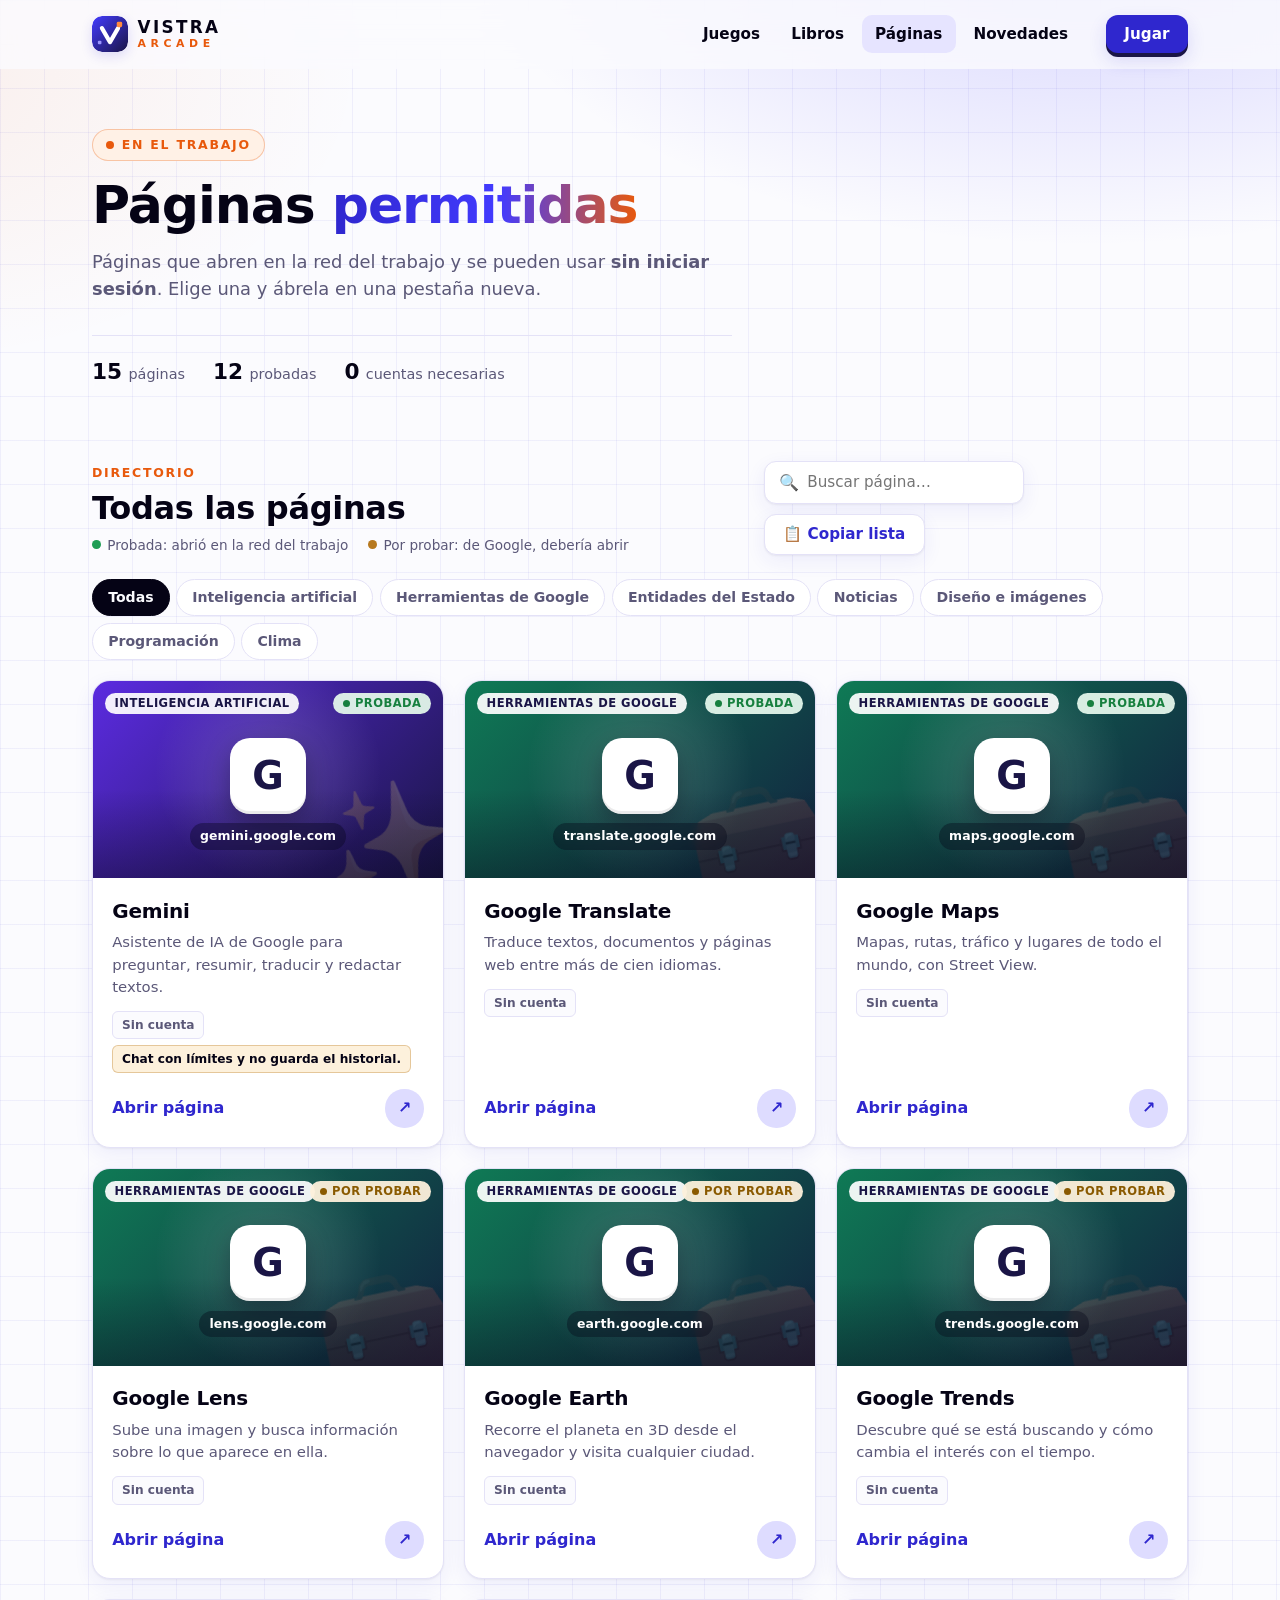
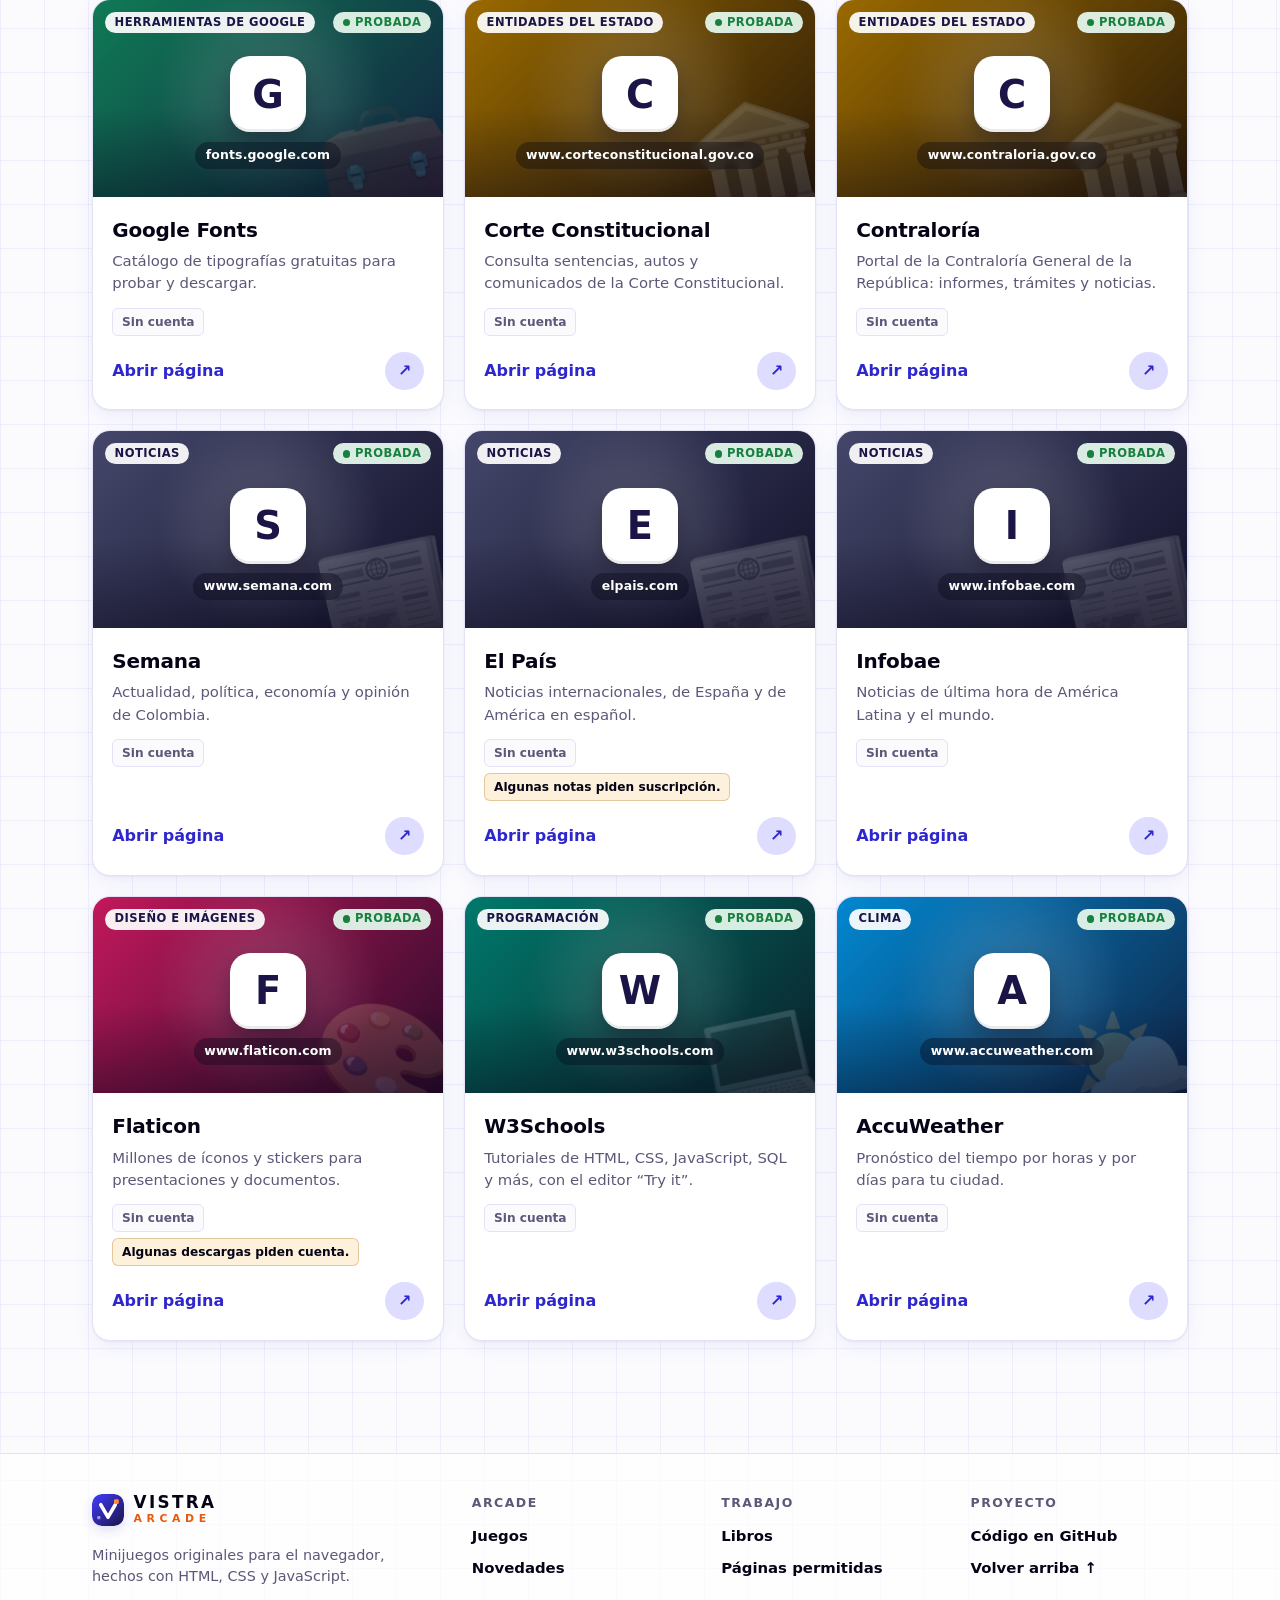
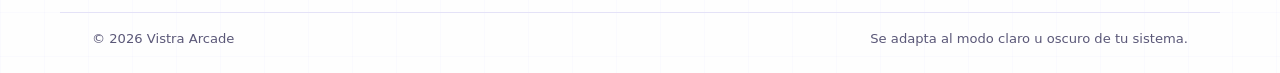
<file: paginas.html>
<!DOCTYPE html>
<html lang="es">
<head>
  <meta charset="UTF-8">
  <meta name="viewport" content="width=device-width, initial-scale=1.0">
  <meta name="color-scheme" content="light dark">
  <meta name="description" content="Páginas que abren en la red del trabajo y se pueden usar sin iniciar sesión.">
  <title>Páginas permitidas · Vistra Arcade</title>
  <link rel="icon" href="img/logo.svg" type="image/svg+xml">
  <link rel="stylesheet" href="css/style.css">
  <link rel="stylesheet" href="css/home.css">
  <link rel="stylesheet" href="css/paginas.css">
</head>
<body class="home arcade-bg" id="top">
  <a class="skip-link" href="#paginas">Saltar a las páginas</a>

  <header class="site-nav">
    <div class="container nav-inner">
      <a class="brand" href="index.html" aria-label="Vistra Arcade, inicio">
        <img class="brand-logo" src="img/logo.svg" alt="" width="36" height="36">
        <span class="brand-text"><strong>VISTRA</strong><span>ARCADE</span></span>
      </a>
      <nav aria-label="Principal">
        <ul class="nav-links">
          <li><a href="index.html#juegos">Juegos</a></li>
          <li><a href="libros.html">Libros</a></li>
          <li><a href="paginas.html" class="active" aria-current="page">Páginas</a></li>
          <li><a href="index.html#novedades">Novedades</a></li>
        </ul>
      </nav>
      <a class="btn btn-primary nav-cta" href="index.html#juegos">Jugar</a>
    </div>
  </header>

  <main>
    <section class="pages-hero container" aria-labelledby="paginas-title">
      <p class="eyebrow"><span class="pulse" aria-hidden="true"></span> En el trabajo</p>
      <h1 id="paginas-title">Páginas <span>permitidas</span></h1>
      <p class="lead">
        Páginas que abren en la red del trabajo y se pueden usar <strong>sin iniciar sesión</strong>.
        Elige una y ábrela en una pestaña nueva.
      </p>
      <ul class="hero-stats">
        <li><strong id="stat-pages">0</strong><span>páginas</span></li>
        <li><strong id="stat-tested">0</strong><span>probadas</span></li>
        <li><strong>0</strong><span>cuentas necesarias</span></li>
      </ul>
    </section>

    <section id="paginas" class="section container" aria-labelledby="lista-title">
      <div class="section-head">
        <div>
          <p class="eyebrow">Directorio</p>
          <h2 id="lista-title">Todas las páginas</h2>
          <ul class="pages-legend">
            <li><span class="legend-dot is-ok" aria-hidden="true"></span>Probada: abrió en la red del trabajo</li>
            <li><span class="legend-dot is-pending" aria-hidden="true"></span>Por probar: de Google, debería abrir</li>
          </ul>
        </div>
        <div class="pages-tools">
          <label class="search-box">
            <span class="visually-hidden">Buscar página</span>
            <span aria-hidden="true">🔍</span>
            <input type="search" id="q" placeholder="Buscar página…" autocomplete="off">
          </label>
          <button type="button" class="btn btn-ghost" id="copy">📋 Copiar lista</button>
        </div>
      </div>
      <div id="filters" class="filters pages-filters" role="group" aria-label="Filtrar por categoría"></div>
      <div id="page-grid" class="game-grid" aria-live="polite">
        <noscript><p class="noscript">Activa JavaScript para ver la lista de páginas.</p></noscript>
      </div>
      <p id="empty" class="pages-empty" hidden>No hay páginas con ese nombre.</p>
    </section>
  </main>

  <footer class="site-footer">
    <div class="container footer-grid">
      <div class="footer-brand">
        <a class="brand" href="index.html" aria-label="Vistra Arcade, inicio">
          <img class="brand-logo" src="img/logo.svg" alt="" width="32" height="32">
          <span class="brand-text"><strong>VISTRA</strong><span>ARCADE</span></span>
        </a>
        <p>Minijuegos originales para el navegador, hechos con HTML, CSS y JavaScript.</p>
      </div>
      <nav class="footer-col" aria-label="Arcade">
        <h2>Arcade</h2>
        <ul>
          <li><a href="index.html#juegos">Juegos</a></li>
          <li><a href="index.html#novedades">Novedades</a></li>
        </ul>
      </nav>
      <nav class="footer-col" aria-label="Trabajo">
        <h2>Trabajo</h2>
        <ul>
          <li><a href="libros.html">Libros</a></li>
          <li><a href="paginas.html">Páginas permitidas</a></li>
        </ul>
      </nav>
      <nav class="footer-col" aria-label="Proyecto">
        <h2>Proyecto</h2>
        <ul>
          <li><a href="https://github.com/maivichelsea/vistra-arcade" target="_blank" rel="noopener">Código en GitHub</a></li>
          <li><a href="#top">Volver arriba ↑</a></li>
        </ul>
      </nav>
    </div>
    <div class="container footer-bottom">
      <span>© <span id="year">2026</span> Vistra Arcade</span>
      <span>Se adapta al modo claro u oscuro de tu sistema.</span>
    </div>
  </footer>

  <div class="toast" id="toast" role="status" aria-live="polite"></div>

  <script src="js/paginas-datos.js"></script>
  <script src="js/paginas.js"></script>
</body>
</html>
</file>
<file: css/style.css>
/*
  Estilos compartidos por la portada y los juegos.
  Paleta: realtimecolors.com/?colors=050315-fbfbfe-2f27ce-dedcff-433bff
  El modo claro u oscuro sigue la preferencia del sistema (prefers-color-scheme).
*/
:root {
  color-scheme: light dark;

  /* Paleta base (modo claro) */
  --text: #050315;
  --background: #fbfbfe;
  --primary: #2f27ce;
  --secondary: #dedcff;
  --accent: #433bff;

  /* Tokens derivados */
  --primary-text: #2f27ce;     /* primario usado como color de texto */
  --accent-text: #433bff;
  --on-primary: #ffffff;
  --panel: #ffffff;
  --border: #e4e2f7;
  --muted: #5b5878;
  --danger: #c0362c;
  --shadow: rgba(47, 39, 206, .15);
}

@media (prefers-color-scheme: dark) {
  :root {
    /* Paleta base (modo oscuro de la misma paleta) */
    --text: #ebe9fc;
    --background: #010104;
    --primary: #3a31d8;
    --secondary: #020024;
    --accent: #0600c2;

    /* En fondo oscuro, los textos en color usan tonos más claros para que se lean bien. */
    --primary-text: #9b96ff;
    --accent-text: #7b74ff;
    --on-primary: #ffffff;
    --panel: #0b0a1f;
    --border: #25224d;
    --muted: #a6a3c8;
    --danger: #ff7b72;
    --shadow: rgba(0, 0, 0, .5);
  }
}

* { box-sizing: border-box; margin: 0; padding: 0; }

body {
  background: var(--background);
  color: var(--text);
  /* Fuentes del sistema: no depende de internet. Usa Inter si está instalada. */
  font-family: "Inter", "Segoe UI Variable Text", "Segoe UI", system-ui, -apple-system, Roboto, "Helvetica Neue", sans-serif;
  min-height: 100vh;
  display: flex;
  flex-direction: column;
}

code { color: var(--primary-text); font-weight: 600; }


/* =========================================================
   Identidad arcade compartida (portada y juegos)
   ========================================================= */
:root {
  --arcade: #e8590c;          /* acento de "botón de recreativa" */
  --arcade-soft: #fff1e6;
  --success: #1f9d55;
  --success-soft: #e3f6ea;
  --radius: 18px;
  --radius-sm: 12px;
  --container: 1160px;
  --btn-depth: #1a1546;       /* sombra sólida bajo los botones principales */
  --grid-line: rgba(47, 39, 206, .06);
  --glow: rgba(67, 59, 255, .22);
  --card-shadow: 0 1px 2px rgba(5, 3, 21, .05), 0 6px 20px rgba(47, 39, 206, .07);
  --card-shadow-hover: 0 2px 4px rgba(5, 3, 21, .06), 0 18px 40px rgba(47, 39, 206, .18);
  --ease: cubic-bezier(.2, .8, .2, 1);
}

@media (prefers-color-scheme: dark) {
  :root {
    --arcade: #ffa94d;
    --arcade-soft: rgba(255, 169, 77, .12);
    --success: #4fd18b;
    --success-soft: rgba(79, 209, 139, .12);
    --btn-depth: #000000;
    --grid-line: rgba(155, 150, 255, .05);
    --glow: rgba(58, 49, 216, .35);
    --card-shadow: 0 1px 2px rgba(0, 0, 0, .4), 0 8px 24px rgba(0, 0, 0, .35);
    --card-shadow-hover: 0 2px 6px rgba(0, 0, 0, .5), 0 20px 44px rgba(58, 49, 216, .28);
  }
}

/* Fondo con cuadrícula y brillos */
.arcade-bg {
  background:
    radial-gradient(900px 480px at 85% -10%, var(--glow), transparent 70%),
    radial-gradient(700px 420px at -10% 8%, rgba(232, 89, 12, .08), transparent 70%),
    linear-gradient(var(--grid-line) 1px, transparent 1px) 0 0 / 44px 44px,
    linear-gradient(90deg, var(--grid-line) 1px, transparent 1px) 0 0 / 44px 44px,
    var(--background);
  background-attachment: fixed, fixed, scroll, scroll, scroll;
}

.container {
  width: 100%;
  max-width: var(--container);
  margin: 0 auto;
  padding-inline: clamp(1rem, 4vw, 2rem);
}

:focus-visible { outline: 3px solid var(--accent-text); outline-offset: 3px; border-radius: 8px; }

.skip-link {
  position: absolute;
  left: 1rem;
  top: -3rem;
  z-index: 100;
  padding: .5rem 1rem;
  border-radius: 8px;
  background: var(--primary);
  color: var(--on-primary);
  font-weight: 700;
  text-decoration: none;
  transition: top .2s;
}
.skip-link:focus { top: .75rem; }

/* ---------- Botones ---------- */
/* .btn es el botón principal; .btn-ghost (o .btn.ghost) el secundario. */
.btn {
  display: inline-flex;
  align-items: center;
  justify-content: center;
  gap: .4rem;
  font: inherit;
  font-weight: 700;
  font-size: .95rem;
  line-height: 1.1;
  padding: .7rem 1.15rem;
  border-radius: 12px;
  border: 1px solid transparent;
  background: var(--primary);
  color: var(--on-primary);
  box-shadow: 0 4px 0 var(--btn-depth), 0 8px 18px var(--shadow);
  text-decoration: none;
  text-align: center;
  cursor: pointer;
  transition: transform .2s var(--ease), box-shadow .2s var(--ease), background-color .2s, border-color .2s, color .2s;
}
.btn:hover:not(:disabled) { background: var(--accent); transform: translateY(-2px); box-shadow: 0 6px 0 var(--btn-depth), 0 12px 24px var(--shadow); }
.btn:active:not(:disabled) { transform: translateY(2px); box-shadow: 0 2px 0 var(--btn-depth), 0 4px 10px var(--shadow); }
.btn:disabled { opacity: .5; cursor: not-allowed; box-shadow: none; }
.btn-primary { color: var(--on-primary); }
.btn-ghost, .btn.ghost {
  background: var(--panel);
  color: var(--primary-text);
  border-color: var(--border);
  box-shadow: var(--card-shadow);
}
.btn-ghost:hover:not(:disabled), .btn.ghost:hover:not(:disabled) {
  background: var(--panel);
  border-color: var(--accent-text);
  box-shadow: var(--card-shadow-hover);
}
.btn-ghost:active:not(:disabled), .btn.ghost:active:not(:disabled) { box-shadow: var(--card-shadow); }
.btn-lg, .btn.big { padding: .9rem 1.4rem; font-size: 1rem; }
.btn-sm { padding: .5rem .85rem; font-size: .88rem; border-radius: 10px; }

/* ---------- Barra de navegación ---------- */
.site-nav {
  position: sticky;
  top: 0;
  z-index: 50;
  background: color-mix(in srgb, var(--background) 82%, transparent);
  backdrop-filter: saturate(160%) blur(12px);
  -webkit-backdrop-filter: saturate(160%) blur(12px);
  border-bottom: 1px solid transparent;
  transition: border-color .2s, box-shadow .2s;
}
.site-nav.scrolled { border-bottom-color: var(--border); box-shadow: 0 6px 20px rgba(5, 3, 21, .06); }
.nav-inner { display: flex; align-items: center; gap: 1.5rem; height: 68px; }

.brand { display: inline-flex; align-items: center; gap: .6rem; color: inherit; text-decoration: none; }
.brand-logo { display: block; border-radius: 10px; box-shadow: 0 4px 12px var(--shadow); }
.brand-text { display: flex; flex-direction: column; line-height: 1; }
.brand-text strong { font-size: 1.05rem; font-weight: 900; letter-spacing: .14em; color: var(--text); }
.brand-text span { font-size: .68rem; font-weight: 800; letter-spacing: .42em; color: var(--arcade); margin-top: .2rem; }

.site-nav nav { margin-left: auto; }
.nav-links { display: flex; gap: .25rem; list-style: none; }
.nav-links a {
  display: block;
  padding: .5rem .85rem;
  border-radius: 10px;
  font-weight: 600;
  font-size: .95rem;
  color: var(--muted);
  text-decoration: none;
  transition: color .2s, background-color .2s;
}
.nav-links a:hover { color: var(--text); background: var(--secondary); }
.nav-links a.active { color: var(--primary-text); background: color-mix(in srgb, var(--secondary) 70%, transparent); }

/* Barra de los juegos: logo del arcade · nombre del juego · acciones */
.game-nav { border-bottom-color: var(--border); }
.nav-sep { width: 1px; height: 32px; background: var(--border); flex: none; }
.game-title { display: flex; flex-direction: column; min-width: 0; }
.game-title .eyebrow { font-size: .68rem; }
.game-title h1 {
  font-size: 1.25rem;
  font-weight: 900;
  letter-spacing: -.01em;
  line-height: 1.15;
  color: var(--text);
  white-space: nowrap;
  overflow: hidden;
  text-overflow: ellipsis;
}
.nav-actions { display: flex; align-items: center; gap: .75rem; margin-left: auto; }
.kbd-hint { color: var(--muted); font-size: .85rem; white-space: nowrap; }
kbd {
  display: inline-block;
  min-width: 1.6em;
  padding: .1rem .4rem;
  border-radius: 6px;
  border: 1px solid var(--border);
  border-bottom-width: 3px;
  background: var(--panel);
  color: var(--text);
  font-family: inherit;
  font-weight: 700;
  font-size: .78rem;
  line-height: 1.3;
  text-align: center;
}

/* ---------- Etiquetas, chips y paneles ---------- */
.eyebrow {
  display: inline-flex;
  align-items: center;
  gap: .5rem;
  font-size: .78rem;
  font-weight: 800;
  letter-spacing: .14em;
  text-transform: uppercase;
  color: var(--arcade);
}

/* Botón de opción tipo "píldora" (filtros, niveles, opciones). */
.chip {
  display: inline-flex;
  align-items: center;
  gap: .4rem;
  font: inherit;
  font-size: .88rem;
  font-weight: 700;
  padding: .45rem .95rem;
  border-radius: 999px;
  border: 1px solid var(--border);
  background: var(--panel);
  color: var(--muted);
  cursor: pointer;
  transition: background-color .2s, color .2s, border-color .2s, transform .2s var(--ease);
}
.chip:hover { border-color: var(--accent-text); color: var(--text); }
.chip:active { transform: scale(.97); }
.chip[aria-pressed="true"], .chip.active { background: var(--text); border-color: var(--text); color: var(--background); }

/* Grupo de opciones con radio buttons dentro de .chip */
.chip-group { display: flex; flex-wrap: wrap; gap: .4rem; }
.chip-group input { position: absolute; opacity: 0; pointer-events: none; }
.chip-group input:checked + .chip { background: var(--text); border-color: var(--text); color: var(--background); }
.chip-group input:focus-visible + .chip { outline: 3px solid var(--accent-text); outline-offset: 2px; }

.panel {
  background: var(--panel);
  border: 1px solid var(--border);
  border-radius: var(--radius);
  box-shadow: var(--card-shadow);
  padding: 1.25rem;
}

.input {
  font: inherit;
  color: var(--text);
  background: var(--background);
  border: 1px solid var(--border);
  border-radius: 10px;
  padding: .55rem .7rem;
  transition: border-color .2s, box-shadow .2s;
}
.input:focus { outline: none; border-color: var(--accent-text); box-shadow: 0 0 0 3px color-mix(in srgb, var(--accent-text) 25%, transparent); }

/* Bloque desplegable "Cómo jugar" */
.help { margin-top: 1rem; border-top: 1px solid var(--border); padding-top: .85rem; color: var(--muted); font-size: .9rem; }
.help summary {
  display: flex;
  align-items: center;
  gap: .5rem;
  cursor: pointer;
  font-weight: 700;
  color: var(--primary-text);
  list-style: none;
}
.help summary::-webkit-details-marker { display: none; }
.help summary::before {
  content: "+";
  display: grid;
  place-items: center;
  width: 1.4rem;
  height: 1.4rem;
  border-radius: 6px;
  background: var(--secondary);
  color: var(--primary-text);
  font-weight: 900;
  transition: transform .2s var(--ease);
}
.help[open] summary::before { content: "–"; }
.help ul { margin: .6rem 0 0 1.2rem; display: grid; gap: .3rem; }
.help strong { color: var(--text); }

@media (max-width: 640px) {
  .nav-inner { gap: .75rem; }
  .game-nav .brand-text, .game-nav .nav-sep, .kbd-hint { display: none; }
}

@media (prefers-reduced-motion: reduce) {
  *, *::before, *::after { animation: none !important; transition: none !important; }
}
</file>
<file: css/home.css>
/* =========================================================
   Portada de Vistra Arcade
   Colores, botones, barra de navegación y chips vienen de css/style.css.
   ========================================================= */
.home { display: block; line-height: 1.5; }
.home a:not(.btn):not(.skip-link) { color: inherit; }
.nav-cta { padding: .6rem 1.1rem; }

/* ---------- 2. Bienvenida ---------- */
.hero {
  display: grid;
  grid-template-columns: minmax(0, 1.05fr) minmax(0, .95fr);
  align-items: center;
  gap: clamp(2rem, 5vw, 4rem);
  padding-block: clamp(2.5rem, 6vw, 4.5rem) clamp(2rem, 4vw, 3rem);
}

.hero .eyebrow {
  padding: .35rem .8rem;
  border-radius: 999px;
  background: var(--arcade-soft);
  border: 1px solid color-mix(in srgb, var(--arcade) 30%, transparent);
}
.pulse {
  width: .5rem;
  height: .5rem;
  border-radius: 50%;
  background: var(--arcade);
  box-shadow: 0 0 0 0 color-mix(in srgb, var(--arcade) 60%, transparent);
  animation: pulse 2s infinite;
}
@keyframes pulse {
  70% { box-shadow: 0 0 0 .5rem transparent; }
  100% { box-shadow: 0 0 0 0 transparent; }
}

.hero h1 {
  margin-top: 1rem;
  font-size: clamp(2rem, 4.4vw, 3.25rem);
  line-height: 1.08;
  font-weight: 900;
  letter-spacing: -.02em;
  color: var(--text);
}
.hero h1 span {
  background: linear-gradient(90deg, var(--primary-text), var(--accent-text) 55%, var(--arcade));
  -webkit-background-clip: text;
  background-clip: text;
  color: transparent;
}
.lead { margin-top: 1rem; max-width: 34rem; font-size: clamp(1rem, 1.4vw, 1.12rem); color: var(--muted); }

.hero-actions { display: flex; flex-wrap: wrap; gap: .75rem; margin-top: 1.75rem; }

.hero-stats {
  display: flex;
  flex-wrap: wrap;
  gap: .5rem 1.75rem;
  margin-top: 2rem;
  padding-top: 1.25rem;
  border-top: 1px solid var(--border);
  list-style: none;
}
.hero-stats li { display: flex; align-items: baseline; gap: .4rem; color: var(--muted); font-size: .9rem; }
.hero-stats strong { font-size: 1.35rem; font-weight: 900; color: var(--text); font-variant-numeric: tabular-nums; }

/* Composición decorativa */
.hero-visual { position: relative; aspect-ratio: 5 / 4; max-width: 520px; width: 100%; justify-self: center; }
.hv-glow {
  position: absolute;
  inset: 12% 8%;
  border-radius: 50%;
  background: radial-gradient(circle, var(--glow), transparent 70%);
  filter: blur(10px);
}
.hv-card {
  position: absolute;
  width: 72%;
  border-radius: var(--radius);
  overflow: hidden;
  border: 4px solid var(--panel);
  box-shadow: var(--card-shadow-hover);
}
.hv-card img { display: block; width: 100%; height: auto; }
.hv-back { top: 6%; left: 0; transform: rotate(-7deg); animation: float 7s ease-in-out infinite; }
.hv-front { bottom: 8%; right: 0; transform: rotate(5deg); animation: float 6s ease-in-out -2s infinite; }
@keyframes float {
  50% { translate: 0 -10px; }
}
.hv-chip {
  position: absolute;
  display: inline-flex;
  align-items: center;
  gap: .45rem;
  padding: .55rem .85rem;
  border-radius: 999px;
  background: var(--panel);
  border: 1px solid var(--border);
  box-shadow: var(--card-shadow);
  font-weight: 800;
  font-size: .85rem;
  white-space: nowrap;
  animation: float 5s ease-in-out -1s infinite;
}
.hv-score { top: 44%; left: -2%; color: var(--success); }
.hv-dot { width: .55rem; height: .55rem; border-radius: 50%; background: var(--success); }
.hv-win { top: 2%; right: 4%; color: var(--text); animation-delay: -3s; }
.hv-pixel { position: absolute; border-radius: 3px; animation: float 4s ease-in-out infinite; }
.hv-pixel.p1 { width: 14px; height: 14px; background: var(--arcade); bottom: 4%; left: 14%; }
.hv-pixel.p2 { width: 10px; height: 10px; background: var(--accent-text); top: 30%; right: -1%; animation-delay: -1.5s; }
.hv-pixel.p3 { width: 8px; height: 8px; background: var(--success); top: 0; left: 40%; animation-delay: -2.5s; }

/* ---------- Secciones ---------- */
.section { padding-block: clamp(2rem, 5vw, 3.5rem); scroll-margin-top: 72px; }
.section-head {
  display: flex;
  flex-wrap: wrap;
  align-items: flex-end;
  justify-content: space-between;
  gap: 1rem 2rem;
  margin-bottom: 1.5rem;
}
.section-head h2 {
  margin-top: .35rem;
  font-size: clamp(1.5rem, 2.6vw, 2rem);
  font-weight: 900;
  letter-spacing: -.01em;
  line-height: 1.15;
}
.section-lead { margin-top: .35rem; color: var(--muted); }

/* Filtros */
.filters { display: flex; flex-wrap: wrap; gap: .4rem; }
.filters[hidden] { display: none; }

/* ---------- 3. Tarjetas de juego ---------- */
.game-grid {
  display: grid;
  grid-template-columns: repeat(auto-fill, minmax(min(100%, 300px), 1fr));
  gap: 1.25rem;
}
.game-card {
  display: flex;
  flex-direction: column;
  background: var(--panel);
  border: 1px solid var(--border);
  border-radius: var(--radius);
  overflow: hidden;
  text-decoration: none;
  box-shadow: var(--card-shadow);
  transition: transform .3s var(--ease), box-shadow .3s var(--ease), border-color .3s;
}
.game-card[hidden] { display: none; }
.game-card:hover, .game-card:focus-visible {
  transform: translateY(-6px);
  box-shadow: var(--card-shadow-hover);
  border-color: color-mix(in srgb, var(--accent-text) 55%, var(--border));
}

.game-art { position: relative; aspect-ratio: 16 / 9; overflow: hidden; background: #1a1546; }
.game-art img { display: block; width: 100%; height: 100%; object-fit: cover; transition: transform .6s var(--ease); }
.game-card:hover .game-art img, .game-card:focus-visible .game-art img { transform: scale(1.06); }
.game-art::after {
  content: "";
  position: absolute;
  inset: 0;
  background: linear-gradient(180deg, transparent 55%, rgba(5, 3, 21, .35));
  pointer-events: none;
}

.badge {
  display: inline-flex;
  align-items: center;
  gap: .3rem;
  font-size: .72rem;
  font-weight: 800;
  letter-spacing: .04em;
  text-transform: uppercase;
  padding: .3rem .6rem;
  border-radius: 999px;
  line-height: 1;
  white-space: nowrap;
}
.game-art .badge { position: absolute; top: .75rem; z-index: 1; }
.badge-category {
  left: .75rem;
  background: rgba(255, 255, 255, .92);
  color: #1a1546;
}
.badge-status { right: .75rem; }
.badge-status::before { content: ""; width: .45rem; height: .45rem; border-radius: 50%; background: currentColor; }
.status-disponible { background: var(--success-soft); color: var(--success); }
.status-nuevo { background: var(--arcade); color: #fff; }
.status-beta { background: var(--secondary); color: var(--primary-text); }
.status-escondido { background: #14113d; color: #ffb347; }
.game-art .status-disponible { background: rgba(227, 246, 234, .95); color: #17803f; }

.game-body { display: flex; flex-direction: column; flex: 1; padding: 1.1rem 1.2rem 1.2rem; }
.game-body h3 { font-size: 1.25rem; font-weight: 900; letter-spacing: -.01em; }
.game-body p {
  margin-top: .35rem;
  color: var(--muted);
  font-size: .93rem;
  display: -webkit-box;
  -webkit-line-clamp: 2;
  -webkit-box-orient: vertical;
  overflow: hidden;
}
.tags { display: flex; flex-wrap: wrap; gap: .35rem; margin-top: .8rem; list-style: none; }
.tags li {
  font-size: .76rem;
  font-weight: 600;
  padding: .25rem .55rem;
  border-radius: 6px;
  background: var(--background);
  border: 1px solid var(--border);
  color: var(--muted);
}

.play-cta {
  display: flex;
  align-items: center;
  justify-content: space-between;
  margin-top: auto;
  padding-top: 1rem;
  font-weight: 800;
  color: var(--primary-text);
}
.play-icon {
  display: grid;
  place-items: center;
  width: 2.4rem;
  height: 2.4rem;
  border-radius: 50%;
  background: var(--secondary);
  color: var(--primary-text);
  font-size: .8rem;
  padding-left: .15rem;
  transition: background-color .3s, color .3s, transform .3s var(--ease);
}
.game-card:hover .play-icon, .game-card:focus-visible .play-icon {
  background: var(--arcade);
  color: #fff;
  transform: scale(1.1);
}
.noscript { color: var(--muted); }
.noscript a { color: var(--primary-text); font-weight: 700; }

/* ---------- 4. Novedades ---------- */
.news-list { list-style: none; position: relative; display: grid; gap: .75rem; }
.news-item {
  display: grid;
  grid-template-columns: 7.5rem 1fr;
  gap: 1rem;
  align-items: start;
  padding: 1rem 1.2rem;
  border-radius: var(--radius-sm);
  background: var(--panel);
  border: 1px solid var(--border);
  transition: border-color .2s;
}
.news-item:hover { border-color: color-mix(in srgb, var(--accent-text) 45%, var(--border)); }
.news-date {
  font-size: .82rem;
  font-weight: 800;
  color: var(--arcade);
  font-variant-numeric: tabular-nums;
  padding-top: .15rem;
}
.news-content h3 { font-size: 1.02rem; font-weight: 800; }
.news-content p { margin-top: .2rem; font-size: .92rem; color: var(--muted); }
.news-link {
  display: inline-block;
  margin-top: .45rem;
  font-size: .88rem;
  font-weight: 800;
  color: var(--primary-text) !important;
  text-decoration: none;
}
.news-link:hover { text-decoration: underline; }

/* ---------- 5. Pie de página ---------- */
.site-footer {
  margin-top: clamp(2rem, 5vw, 3.5rem);
  border-top: 1px solid var(--border);
  background: color-mix(in srgb, var(--panel) 70%, transparent);
}
.footer-grid {
  display: grid;
  grid-template-columns: 1.6fr repeat(3, 1fr);
  gap: 2rem;
  padding-block: 2.5rem 1.5rem;
}
.footer-brand p { margin-top: .75rem; max-width: 22rem; color: var(--muted); font-size: .9rem; }
.footer-col h2 {
  font-size: .78rem;
  font-weight: 800;
  letter-spacing: .12em;
  text-transform: uppercase;
  color: var(--muted);
}
.footer-col ul { list-style: none; display: grid; gap: .45rem; margin-top: .75rem; }
.footer-col a { text-decoration: none; font-weight: 600; font-size: .93rem; transition: color .2s; }
.footer-col a:hover { color: var(--primary-text); }
.footer-bottom {
  display: flex;
  flex-wrap: wrap;
  justify-content: space-between;
  gap: .5rem 1rem;
  padding-block: 1rem 1.5rem;
  border-top: 1px solid var(--border);
  font-size: .82rem;
  color: var(--muted);
}

/* ---------- Animación de entrada ---------- */
.reveal { opacity: 0; transform: translateY(16px); }
.reveal.is-visible {
  opacity: 1;
  transform: none;
  transition: opacity .6s var(--ease) var(--delay, 0ms), transform .6s var(--ease) var(--delay, 0ms),
              box-shadow .3s var(--ease), border-color .3s;
}
.game-card.reveal.is-visible:hover, .game-card.reveal.is-visible:focus-visible { transform: translateY(-6px); transition-delay: 0ms; }

/* ---------- Adaptación a pantallas ---------- */
@media (max-width: 960px) {
  .hero { grid-template-columns: 1fr; text-align: left; }
  .hero-visual { max-width: 440px; }
  .footer-grid { grid-template-columns: 1fr 1fr; }
  .footer-brand { grid-column: 1 / -1; }
}

@media (max-width: 720px) {
  .nav-inner { height: auto; flex-wrap: wrap; gap: .25rem 1rem; padding-block: .6rem; }
  .site-nav nav { order: 3; width: 100%; margin-left: 0; overflow-x: auto; }
  .nav-links a { padding: .4rem .7rem; font-size: .9rem; }
  .nav-cta { margin-left: auto; }
  .section { scroll-margin-top: 110px; }
  .hero-visual { display: none; }
  .hero-stats { gap: .5rem 1.25rem; }
  .news-item { grid-template-columns: 1fr; gap: .25rem; }
}

@media (max-width: 420px) {
  .hero-actions .btn { width: 100%; }
  .footer-grid { grid-template-columns: 1fr; }
}

/* Respeta a quien prefiere menos movimiento. */
@media (prefers-reduced-motion: reduce) {
  .home *, .home *::before, .home *::after {
    animation: none !important;
    transition: none !important;
    scroll-behavior: auto !important;
  }
  .reveal { opacity: 1; transform: none; }
}

html:has(.home) { scroll-behavior: smooth; }
@media (prefers-reduced-motion: reduce) { html:has(.home) { scroll-behavior: auto; } }

/* Toque largo en el logo (modo escondido): sin menú del enlace ni selección */
#nav-brand { -webkit-touch-callout: none; user-select: none; -webkit-user-select: none; }
</file>
<file: games/banderas/banderas.css>
/* Banderas y Capitales. Botones, chips, paneles y barra superior vienen de css/style.css. */

/* Fuente con las banderas: se usa solo para los emojis de bandera (unicode-range),
   así se ven igual en Windows, que no trae banderas en sus emojis. */
@font-face {
  font-family: "Twemoji Country Flags";
  src: url("fuentes/TwemojiCountryFlags.woff2") format("woff2");
  unicode-range: U+1F1E6-1F1FF, U+1F3F4, U+E0062-E007F;
  font-display: block;
}

:root {
  --led-bg: #14113d;
  --led-text: #ffb347;
}
@media (prefers-color-scheme: dark) {
  :root { --led-bg: #020016; }
}

.game-main {
  display: flex;
  justify-content: center;
  padding-block: clamp(1rem, 3vw, 2rem) 1.5rem;
}
.game-panel { width: min(100%, 620px); }
.game-panel[hidden] { display: none; }

/* Menú */
.menu-title { margin-top: .35rem; font-size: clamp(1.5rem, 3vw, 2rem); font-weight: 900; letter-spacing: -.01em; line-height: 1.15; }
.menu-lead { margin-top: .4rem; color: var(--muted); }
.game-panel h3 {
  margin: 1.25rem 0 .55rem;
  font-size: .75rem;
  font-weight: 800;
  letter-spacing: .12em;
  text-transform: uppercase;
  color: var(--muted);
}
.menu-actions { display: flex; flex-wrap: wrap; align-items: center; gap: 1rem; margin-top: 1.5rem; }
.record-chip { color: var(--muted); font-weight: 700; }
.record-chip strong { color: var(--arcade); font-variant-numeric: tabular-nums; }

/* Pregunta */
.quiz-top {
  display: flex;
  align-items: center;
  gap: .75rem;
  font-weight: 700;
  color: var(--muted);
}
.quiz-top strong { color: var(--text); font-variant-numeric: tabular-nums; }
.quiz-score { margin-left: auto; font-size: 1.1rem; }
.quiz-score strong { color: var(--arcade); }
.quiz-streak {
  padding: .15rem .6rem;
  border-radius: 999px;
  background: var(--arcade-soft);
  color: var(--arcade);
  font-size: .85rem;
  font-weight: 800;
}
.timer {
  height: 8px;
  margin-top: .75rem;
  border-radius: 999px;
  background: var(--secondary);
  overflow: hidden;
}
.timer-bar {
  height: 100%;
  width: 100%;
  border-radius: inherit;
  background: linear-gradient(90deg, var(--primary), var(--accent-text));
  transform-origin: left;
}
.timer-bar.low { background: linear-gradient(90deg, var(--arcade), var(--danger)); }

.question { display: grid; justify-items: center; gap: .5rem; margin: 1.25rem 0 1rem; text-align: center; }
.flag {
  font-family: "Twemoji Country Flags", "Apple Color Emoji", "Segoe UI Emoji", "Noto Color Emoji", sans-serif;
  font-size: clamp(6rem, 26vw, 9.5rem);
  line-height: 1.05;
  filter: drop-shadow(0 10px 18px rgba(5, 3, 21, .25));
  animation: pop .35s var(--ease);
}
.flag.small { font-size: clamp(3.5rem, 14vw, 5rem); }
.flag:empty { display: none; }
@keyframes pop { from { transform: scale(.8); opacity: 0; } }
.prompt { font-size: clamp(1.1rem, 3vw, 1.35rem); font-weight: 800; }
.prompt strong { color: var(--primary-text); }

.options { display: grid; grid-template-columns: 1fr 1fr; gap: .6rem; }
@media (max-width: 480px) { .options { grid-template-columns: 1fr; } }
.option {
  display: flex;
  align-items: center;
  gap: .65rem;
  min-height: 3.4rem;
  padding: .6rem .8rem;
  border: 1px solid var(--border);
  border-radius: var(--radius-sm);
  background: var(--panel);
  box-shadow: 0 3px 0 var(--border);
  color: var(--text);
  font: inherit;
  font-weight: 700;
  text-align: left;
  cursor: pointer;
  transition: transform .15s var(--ease), border-color .15s, background-color .15s;
}
.option:hover:not(:disabled) { border-color: var(--accent-text); transform: translateY(-2px); }
.option:active:not(:disabled) { transform: translateY(2px); box-shadow: 0 1px 0 var(--border); }
.option:disabled { cursor: default; }
.option .key {
  display: grid;
  place-items: center;
  flex: none;
  width: 1.7rem;
  height: 1.7rem;
  border-radius: 8px;
  background: var(--secondary);
  color: var(--primary-text);
  font-size: .85rem;
  font-weight: 900;
}
.option.right { border-color: var(--success); background: var(--success-soft); color: var(--success); box-shadow: 0 3px 0 var(--success); }
.option.right .key { background: var(--success); color: #fff; }
.option.wrong { border-color: var(--danger); background: color-mix(in srgb, var(--danger) 12%, var(--panel)); color: var(--danger); box-shadow: 0 3px 0 var(--danger); animation: shake .35s; }
.option.wrong .key { background: var(--danger); color: #fff; }
.option.faded { opacity: .5; }
@keyframes shake { 25% { transform: translateX(-5px); } 75% { transform: translateX(5px); } }

.feedback { min-height: 1.5rem; margin-top: .9rem; text-align: center; font-weight: 800; }
.feedback.ok { color: var(--success); }
.feedback.bad { color: var(--danger); }

/* Resultado */
.end-title { margin-top: .35rem; font-size: clamp(1.6rem, 4vw, 2.2rem); font-weight: 900; letter-spacing: -.01em; }
.end-detail { margin-top: .3rem; color: var(--muted); font-weight: 600; }
.end-detail .new { display: block; margin-top: .3rem; color: var(--arcade); font-weight: 900; }
.end-stats { display: grid; grid-template-columns: repeat(3, 1fr); gap: .6rem; margin-top: 1.25rem; }
.counter {
  display: flex;
  flex-direction: column;
  gap: .15rem;
  padding: .55rem .8rem;
  border-radius: var(--radius-sm);
  background: var(--led-bg);
  box-shadow: inset 0 2px 8px rgba(0, 0, 0, .45);
}
.counter-label { font-size: .64rem; font-weight: 800; letter-spacing: .1em; text-transform: uppercase; color: #a6a3c8; }
.counter-value {
  font-size: 1.5rem;
  font-weight: 900;
  line-height: 1;
  font-variant-numeric: tabular-nums;
  color: var(--led-text);
  text-shadow: 0 0 10px color-mix(in srgb, var(--led-text) 55%, transparent);
}
.review { list-style: none; display: grid; gap: .35rem; }
.review li {
  display: flex;
  align-items: center;
  gap: .7rem;
  padding: .45rem .7rem;
  border-radius: 10px;
  background: var(--background);
  font-size: .92rem;
}
.review .mini { font-family: "Twemoji Country Flags", "Apple Color Emoji", "Segoe UI Emoji", "Noto Color Emoji", sans-serif; font-size: 1.6rem; line-height: 1; }
.review .you { margin-left: auto; color: var(--danger); font-size: .82rem; font-weight: 700; text-align: right; }

.credits { padding-bottom: 1.5rem; text-align: center; font-size: .78rem; color: var(--muted); }
.credits a { color: inherit; }

@media (max-width: 520px) {
  .game-panel { padding: .9rem; }
  .counter-value { font-size: 1.2rem; }
}
</file>
<file: games/billar/billar.css>
/* Billar. Botones, chips, paneles y barra superior vienen de css/style.css. */
:root {
  --p1: #2f27ce;
  --p2: #e8590c;
}
@media (prefers-color-scheme: dark) {
  :root { --p1: #9b96ff; --p2: #ffa94d; }
}

[hidden] { display: none !important; }
.muted { color: var(--muted); }

/* ---------- Menú ---------- */
.menu { padding-block: clamp(1rem, 3vw, 2rem) 2.5rem; }
.menu-grid {
  display: grid;
  grid-template-columns: minmax(0, 1.3fr) minmax(0, 1fr);
  gap: 1.25rem;
  align-items: start;
}
.menu-card { padding: clamp(1.25rem, 3vw, 2rem); }
.menu-card h2 { margin-top: .35rem; font-size: clamp(1.6rem, 3vw, 2.2rem); font-weight: 900; letter-spacing: -.02em; line-height: 1.1; }
.menu-lead { margin-top: .5rem; color: var(--muted); max-width: 34rem; }
.menu-card h3 {
  margin: 1.5rem 0 .6rem;
  font-size: .75rem;
  font-weight: 800;
  letter-spacing: .12em;
  text-transform: uppercase;
  color: var(--muted);
}
.names { display: flex; flex-wrap: wrap; gap: .6rem; }
.names label { display: flex; align-items: center; gap: .5rem; }
.names .input { width: 12rem; }
.menu-actions { margin-top: 1.75rem; }
.menu-side { padding: 0; overflow: hidden; }
.menu-art { display: block; width: 100%; height: auto; aspect-ratio: 16 / 9; object-fit: cover; }
.menu-side .help { margin: 0; padding: 1rem 1.25rem 1.25rem; border-top: none; }

.dot { display: inline-block; width: .85rem; height: .85rem; border-radius: 50%; flex: none; background: var(--p1); }
.dot.p2 { background: var(--p2); }

/* ---------- Partida ---------- */
.game-screen { padding-block: 1rem 2rem; display: grid; gap: .85rem; }

.scoreboard { display: grid; grid-template-columns: 1fr 1fr; gap: .85rem; }
.player-card {
  display: flex;
  align-items: center;
  gap: .75rem;
  padding: .7rem 1rem;
  border-radius: var(--radius);
  background: var(--panel);
  border: 2px solid var(--border);
  box-shadow: var(--card-shadow);
  transition: border-color .25s, box-shadow .25s, transform .25s var(--ease);
  min-width: 0;
}
.player-card.right { justify-content: flex-end; text-align: right; }
.player-card.active { border-color: var(--p1); box-shadow: 0 0 0 4px color-mix(in srgb, var(--p1) 18%, transparent), var(--card-shadow); }
#player-1.active { border-color: var(--p2); box-shadow: 0 0 0 4px color-mix(in srgb, var(--p2) 20%, transparent), var(--card-shadow); }
.player-card.winner { border-color: var(--success); box-shadow: 0 0 0 4px var(--success-soft), var(--card-shadow); }
.player-info { display: flex; flex-direction: column; min-width: 0; }
.player-info strong { font-size: 1.05rem; font-weight: 900; overflow: hidden; text-overflow: ellipsis; white-space: nowrap; }
.player-group { font-size: .8rem; font-weight: 600; color: var(--muted); }
.tray { display: flex; flex-wrap: wrap; gap: 3px; margin-left: auto; }
.player-card.right .tray { margin-left: 0; margin-right: auto; }

.mini-ball {
  display: grid;
  place-items: center;
  width: 20px;
  height: 20px;
  border-radius: 50%;
  background: var(--ball);
  color: #111;
  font-size: .58rem;
  font-weight: 900;
  box-shadow: inset -2px -3px 4px rgba(0, 0, 0, .3);
  position: relative;
}
.mini-ball::before {
  content: "";
  position: absolute;
  inset: 5px;
  border-radius: 50%;
  background: #fff;
  z-index: 0;
}
.mini-ball { isolation: isolate; }
.mini-ball::before { z-index: -1; }
.mini-ball.stripe { background: linear-gradient(#f8f6ee 0 26%, var(--ball) 26% 74%, #f8f6ee 74%); }
.mini-ball.potted { opacity: .22; filter: grayscale(1); }

.message-bar {
  display: grid;
  place-items: center;
  min-height: 2.4rem;
}
.message {
  max-width: 100%;
  animation: message-in .25s var(--ease);
  padding: .45rem 1rem;
  border-radius: 999px;
  background: var(--panel);
  border: 1px solid var(--border);
  box-shadow: var(--card-shadow);
  font-weight: 700;
  font-size: .92rem;
  text-align: center;
}

/* La mesa cabe en la ventana: se limita por ancho y por alto (barra, marcador y controles ocupan ~300px). */
.table-wrap {
  position: relative;
  justify-self: center;
  width: min(100%, calc((100vh - 300px) * 1084 / 584));
  min-width: min(100%, 520px);
}
.table {
  display: block;
  width: 100%;
  aspect-ratio: 1084 / 584;
  border-radius: 26px;
  box-shadow: var(--card-shadow-hover);
  touch-action: none;
  cursor: crosshair;
}

.overlay {
  position: absolute;
  inset: 0;
  display: grid;
  place-items: center;
  padding: 1rem;
  border-radius: 26px;
  background: rgba(5, 3, 21, .55);
  backdrop-filter: blur(3px);
  -webkit-backdrop-filter: blur(3px);
}
.overlay-card { text-align: center; max-width: 440px; padding: 2rem; }
.overlay-card h2 { font-size: 1.8rem; font-weight: 900; }
.overlay-card p { margin-top: .4rem; }
.overlay-actions { display: flex; flex-wrap: wrap; justify-content: center; gap: .6rem; margin-top: 1.25rem; }

/* Controles */
.controls { display: flex; flex-wrap: wrap; align-items: center; gap: .85rem 1rem; padding: .85rem 1rem; }
.controls-spacer { flex: 1; }
.power { display: flex; align-items: center; gap: 1rem; flex: 1 1 260px; max-width: 420px; }
.power-label { font-size: .85rem; font-weight: 700; color: var(--muted); white-space: nowrap; }
.power-label strong { display: inline-block; min-width: 2.6em; color: var(--text); font-variant-numeric: tabular-nums; }
.power-track {
  position: relative;
  flex: 1;
  height: 14px;
  border-radius: 999px;
  background: var(--background);
  border: 1px solid var(--border);
}
.power-fill {
  position: absolute;
  inset: 0 auto 0 0;
  width: 60%;
  border-radius: 999px;
  background: linear-gradient(90deg, var(--success), #f5c518 55%, var(--arcade) 80%, var(--danger));
}
/* El control real es invisible y está encima de la barra de color. */
.power-track input[type="range"] {
  position: absolute;
  inset: -8px 0;
  width: 100%;
  height: calc(100% + 16px);
  margin: 0;
  opacity: 0;
  cursor: pointer;
}
.power-track:has(input:focus-visible) { outline: 3px solid var(--accent-text); outline-offset: 3px; }

/* Control de efecto: una bola blanca con un punto que marca dónde golpea el taco. */
.spin { display: flex; align-items: center; gap: .6rem; }
.spin-pad {
  position: relative;
  width: 46px;
  height: 46px;
  border-radius: 50%;
  border: 2px solid var(--border);
  background:
    linear-gradient(var(--border), var(--border)) center / 1px 70% no-repeat,
    linear-gradient(var(--border), var(--border)) center / 70% 1px no-repeat,
    radial-gradient(circle at 35% 30%, #fff, #e9e6dc 70%, #cfcabb);
  box-shadow: var(--card-shadow);
  cursor: pointer;
  flex: none;
}
.spin-pad:hover { border-color: var(--accent-text); }
.spin-dot {
  position: absolute;
  left: 50%;
  top: 50%;
  width: 11px;
  height: 11px;
  border-radius: 50%;
  background: var(--danger);
  box-shadow: 0 0 0 2px #fff;
  transform: translate(-50%, -50%);
  transition: top .15s var(--ease);
}
.spin-label { display: flex; flex-direction: column; font-size: .78rem; font-weight: 700; color: var(--muted); line-height: 1.25; }
.spin-label strong { color: var(--text); font-size: .85rem; white-space: nowrap; }

@keyframes message-in { from { opacity: 0; transform: translateY(-4px); } }

@media (max-width: 860px) {
  .menu-grid { grid-template-columns: 1fr; }
}
@media (max-width: 640px) {
  .message-bar { min-height: 4.6rem; }  /* hasta 3 líneas en pantallas estrechas */
  .message { font-size: .85rem; border-radius: 14px; }
  .scoreboard { grid-template-columns: 1fr 1fr; gap: .5rem; }
  .player-card { padding: .5rem .65rem; gap: .5rem; flex-wrap: wrap; }
  .tray { display: none; }
  .table { border-radius: 14px; }
  .power { max-width: none; }
}
</file>
<file: games/buscaminas/buscaminas.css>
/* Buscaminas. Botones, chips, paneles y barra superior vienen de css/style.css.
   Aquí solo van los colores del tablero (modo claro/oscuro) y su disposición. */
:root {
  --board-bg: linear-gradient(135deg, #1a1546, var(--primary));
  --cell-closed: #d0cdff;
  --cell-closed-top: #e4e2ff;
  --cell-hover: #bdb8ff;
  --cell-open: #f8f7ff;
  --exploded: #e5534b;
  --wrong-bg: #f6d4d1;
  --led-bg: #14113d;
  --led-text: #ffb347;

  --n1: #2f27ce;
  --n2: #1f7a3a;
  --n3: #c0362c;
  --n4: #1b1673;
  --n5: #8a3b12;
  --n6: #0d7480;
  --n7: #050315;
  --n8: #6b6880;
}

@media (prefers-color-scheme: dark) {
  :root {
    --board-bg: linear-gradient(135deg, #0b0a1f, var(--primary));
    --cell-closed: #2b2675;
    --cell-closed-top: #3a34a0;
    --cell-hover: #4640b8;
    --cell-open: #0e0c26;
    --exploded: #c2372f;
    --wrong-bg: #4a1d22;
    --led-bg: #020016;
    --led-text: #ffb347;

    --n1: #9b96ff;
    --n2: #6fd58c;
    --n3: #ff7b72;
    --n4: #c9c6ff;
    --n5: #ffb37a;
    --n6: #5fd3dd;
    --n7: #ebe9fc;
    --n8: #a6a3c8;
  }
}

.game-main {
  display: flex;
  justify-content: center;
  padding-block: clamp(1rem, 3vw, 2rem) 2.5rem;
}
.game-panel { width: fit-content; max-width: 100%; }

/* Niveles */
.levels { display: flex; flex-wrap: wrap; gap: .4rem; margin-bottom: 1rem; }

.custom-form {
  display: flex;
  flex-wrap: wrap;
  align-items: flex-end;
  gap: .6rem;
  margin-bottom: 1rem;
  padding: .85rem;
  background: var(--background);
  border: 1px solid var(--border);
  border-radius: var(--radius-sm);
}
.custom-form[hidden] { display: none; }
.custom-form label { display: flex; flex-direction: column; gap: .25rem; font-size: .78rem; font-weight: 700; color: var(--muted); }
.custom-form .input { width: 5.5rem; background: var(--panel); }
.custom-form small { width: 100%; color: var(--muted); }

/* Barra de estado: marcadores tipo LED y cara para reiniciar */
.status {
  display: grid;
  grid-template-columns: 1fr auto 1fr;
  align-items: center;
  gap: 1rem;
  margin-bottom: 1rem;
}
.counter {
  display: flex;
  flex-direction: column;
  gap: .15rem;
  min-width: 6.5rem;
  padding: .45rem .8rem;
  border-radius: var(--radius-sm);
  background: var(--led-bg);
  box-shadow: inset 0 2px 8px rgba(0, 0, 0, .45);
}
.counter:last-child { justify-self: end; text-align: right; }
.counter-label {
  font-size: .66rem;
  font-weight: 800;
  letter-spacing: .12em;
  text-transform: uppercase;
  color: #a6a3c8;
}
.counter-value {
  font-size: 1.5rem;
  font-weight: 900;
  line-height: 1;
  font-variant-numeric: tabular-nums;
  color: var(--led-text);
  text-shadow: 0 0 10px color-mix(in srgb, var(--led-text) 55%, transparent);
}
.face {
  display: grid;
  place-items: center;
  width: 3.4rem;
  height: 3.4rem;
  font-size: 1.8rem;
  line-height: 1;
  background: var(--panel);
  border: 1px solid var(--border);
  border-radius: 16px;
  box-shadow: 0 4px 0 var(--border), var(--card-shadow);
  cursor: pointer;
  transition: transform .2s var(--ease), box-shadow .2s var(--ease), border-color .2s;
}
.face:hover { border-color: var(--accent-text); transform: translateY(-2px) rotate(-4deg); }
.face:active { transform: translateY(2px); box-shadow: 0 1px 0 var(--border); }

/* Tablero */
.board-wrap { overflow-x: auto; max-width: 100%; padding-bottom: .25rem; }
.board {
  --size: 30px;
  display: grid;
  gap: 3px;
  width: max-content;
  margin: 0 auto;
  padding: 8px;
  background: var(--board-bg);
  border-radius: 14px;
  box-shadow: var(--card-shadow-hover);
  user-select: none;
}
.cell {
  width: var(--size);
  height: var(--size);
  border: none;
  border-radius: 6px;
  background: linear-gradient(var(--cell-closed-top), var(--cell-closed));
  box-shadow: inset 0 -3px 0 rgba(5, 3, 21, .14);
  color: var(--text);
  font-family: inherit;
  font-weight: 900;
  font-size: calc(var(--size) * .55);
  line-height: 1;
  cursor: pointer;
  padding: 0;
  display: grid;
  place-items: center;
  transition: background .15s, transform .15s var(--ease);
}
.cell:hover:not(.open) { background: var(--cell-hover); transform: translateY(-1px); }
.cell:active:not(.open) { transform: translateY(1px); }
.cell.open {
  background: var(--cell-open);
  box-shadow: none;
  cursor: default;
  animation: open-cell .18s var(--ease);
}
@keyframes open-cell { from { transform: scale(.82); opacity: .6; } }
.cell.exploded { background: var(--exploded); }
.cell.wrong { background: var(--wrong-bg); }
.board.done .cell { cursor: default; }
.board.done .cell:hover:not(.open):not(.wrong) { background: linear-gradient(var(--cell-closed-top), var(--cell-closed)); transform: none; }

.n1 { color: var(--n1); }
.n2 { color: var(--n2); }
.n3 { color: var(--n3); }
.n4 { color: var(--n4); }
.n5 { color: var(--n5); }
.n6 { color: var(--n6); }
.n7 { color: var(--n7); }
.n8 { color: var(--n8); }

.below-board {
  display: flex;
  flex-wrap: wrap;
  align-items: center;
  gap: .75rem;
  margin-top: 1rem;
}
.btn.ghost[aria-pressed="true"] {
  background: var(--arcade-soft);
  border-color: var(--arcade);
  color: var(--arcade);
}
.message { font-weight: 800; color: var(--success); }
.message:empty { display: none; }
.message.lost { color: var(--danger); }

@media (max-width: 520px) {
  .game-panel { padding: .9rem; }
  .counter { min-width: 5.5rem; padding: .4rem .6rem; }
  .counter-value { font-size: 1.25rem; }
}
</file>
<file: games/crisol/crisol.css>
/* Crisol. Botones, chips, paneles y barra superior vienen de css/style.css. */
.crisol-main {
  display: grid;
  grid-template-columns: minmax(0, 1fr) 320px;
  gap: 1rem;
  padding-block: clamp(1rem, 3vw, 2rem) 2.5rem;
  align-items: start;
}
.crisol-main .help { grid-column: 1 / -1; margin-top: 0; }
@media (max-width: 860px) {
  .crisol-main { grid-template-columns: 1fr; }
}

h2 { margin: 0; font-size: 1.05rem; font-weight: 800; }

/* ---------- Mesa ---------- */
.mesa-head { display: flex; justify-content: space-between; align-items: flex-start; gap: .75rem; flex-wrap: wrap; margin-bottom: .75rem; }
.mesa-sub { margin: .15rem 0 0; color: var(--muted); font-size: .85rem; }
.mesa-tools { display: flex; gap: .4rem; flex-wrap: wrap; }

.mesa {
  position: relative;
  height: clamp(340px, 62vh, 620px);
  border-radius: var(--radius-sm);
  overflow: hidden;
  touch-action: none;
  background:
    radial-gradient(circle at 50% 110%, color-mix(in srgb, var(--arcade) 22%, transparent), transparent 55%),
    radial-gradient(circle, color-mix(in srgb, var(--muted) 30%, transparent) 1px, transparent 1.5px) 0 0 / 22px 22px,
    color-mix(in srgb, var(--secondary) 45%, var(--panel));
  border: 1px dashed var(--border);
}
.mesa.objetivo { outline: 3px solid var(--accent-text); outline-offset: -3px; }
.mesa-vacia {
  position: absolute; inset: 0; display: grid; place-items: center; margin: 0; padding: 2rem;
  text-align: center; color: var(--muted); font-weight: 600; pointer-events: none;
}

/* Elemento sobre la mesa (y el que se arrastra) */
.ficha {
  position: absolute;
  display: flex; flex-direction: column; align-items: center; gap: .1rem;
  width: 84px; padding: .45rem .25rem .4rem;
  border-radius: 14px;
  background: var(--panel);
  border: 1px solid var(--border);
  box-shadow: var(--card-shadow);
  cursor: grab; user-select: none; -webkit-user-select: none; touch-action: none;
  transition: transform .15s var(--ease), box-shadow .15s var(--ease);
}
.ficha .emoji { font-size: 2rem; line-height: 1.1; }
.ficha .nombre { font-size: .72rem; font-weight: 700; text-align: center; line-height: 1.15; overflow-wrap: anywhere; }
.ficha.arrastrando { cursor: grabbing; z-index: 50; transform: scale(1.08) rotate(-2deg); box-shadow: var(--card-shadow-hover); }
.ficha.encima { box-shadow: 0 0 0 3px var(--arcade), var(--card-shadow-hover); transform: scale(1.06); }
.ficha.nueva { animation: nace .5s var(--ease); }
.ficha.nada { animation: nada .35s; }
.ficha.flotante { position: fixed; pointer-events: none; z-index: 1000; }
@keyframes nace { 0% { transform: scale(.2); opacity: 0; } 60% { transform: scale(1.18); } 100% { transform: scale(1); opacity: 1; } }
@keyframes nada { 0%, 100% { translate: 0; } 25% { translate: -6px; } 75% { translate: 6px; } }

.chispa {
  position: absolute; width: 8px; height: 8px; border-radius: 50%;
  background: var(--arcade); pointer-events: none; animation: chispa .6s ease-out forwards;
}
@keyframes chispa { to { transform: translate(var(--dx), var(--dy)) scale(.2); opacity: 0; } }

/* ---------- Progreso ---------- */
.progreso { display: flex; align-items: center; gap: .75rem; margin-top: .85rem; }
.progreso-barra { flex: 1; height: 10px; border-radius: 99px; background: var(--secondary); overflow: hidden; }
.progreso-barra span { display: block; height: 100%; width: 0; border-radius: inherit; background: linear-gradient(90deg, var(--primary), var(--arcade)); transition: width .4s var(--ease); }
.progreso-texto { font-size: .85rem; color: var(--muted); white-space: nowrap; font-variant-numeric: tabular-nums; }
.progreso-texto strong { color: var(--text); }

/* ---------- Colección ---------- */
.coleccion-panel { display: flex; flex-direction: column; max-height: calc(62vh + 170px); min-height: 0; }
@media (max-width: 860px) { .coleccion-panel { max-height: none; } }
.col-head { display: grid; gap: .6rem; margin-bottom: .75rem; }
.buscar {
  display: flex; align-items: center; gap: .5rem; padding: .5rem .75rem;
  border: 1px solid var(--border); border-radius: var(--radius-sm); background: var(--background);
}
.buscar input { flex: 1; min-width: 0; border: 0; outline: 0; background: transparent; color: var(--text); font: inherit; }
.orden { display: flex; gap: .4rem; }

.coleccion {
  list-style: none; margin: 0; padding: 0 .15rem .15rem 0;
  display: grid; grid-template-columns: repeat(auto-fill, minmax(88px, 1fr)); gap: .45rem;
  overflow-y: auto; min-height: 0; flex: 1;
}
@media (max-width: 860px) { .coleccion { max-height: 320px; } }
.item {
  position: relative;
  display: flex; flex-direction: column; align-items: center; gap: .1rem;
  padding: .45rem .2rem; border-radius: 12px;
  border: 1px solid var(--border); background: var(--background);
  cursor: grab; user-select: none; -webkit-user-select: none; touch-action: none;
  transition: border-color .15s, transform .15s var(--ease);
}
.item:hover { border-color: var(--accent-text); transform: translateY(-2px); }
.item .emoji { font-size: 1.6rem; line-height: 1.1; }
.item .nombre { font-size: .7rem; font-weight: 700; text-align: center; line-height: 1.15; overflow-wrap: anywhere; }
.item .final { position: absolute; top: 3px; right: 6px; font-size: .7rem; color: var(--arcade); }
.item.reciente { border-color: var(--arcade); background: var(--arcade-soft); }
.coleccion .sin-resultados { grid-column: 1 / -1; color: var(--muted); font-size: .9rem; padding: .5rem; }
.col-nota { margin: .6rem 0 .2rem; font-size: .75rem; color: var(--muted); }
.btn-link { align-self: flex-start; background: none; border: 0; padding: .2rem 0; color: var(--danger); font: inherit; font-size: .8rem; font-weight: 700; cursor: pointer; text-decoration: underline; }

/* ---------- Aviso ---------- */
.toast {
  position: fixed; left: 50%; bottom: 1.5rem; translate: -50% 1rem;
  max-width: min(92vw, 460px); padding: .8rem 1.1rem; border-radius: var(--radius-sm);
  background: var(--text); color: var(--background); font-weight: 700; text-align: center;
  box-shadow: var(--card-shadow-hover); opacity: 0; pointer-events: none;
  transition: opacity .25s, translate .25s var(--ease); z-index: 2000;
}
.toast.visible { opacity: 1; translate: -50% 0; }
.toast .grande { display: block; font-size: 1.8rem; margin-bottom: .15rem; }

.mesa-vacia[hidden] { display: none; }
.buscar { box-sizing: border-box; width: 100%; min-width: 0; }
.col-head, .coleccion-panel { min-width: 0; }
</file>
<file: games/serpiente/serpiente.css>
/* Serpiente Neón. Botones, chips, paneles y barra superior vienen de css/style.css.
   El tablero es siempre oscuro (estilo neón) en modo claro y oscuro. */
:root {
  --led-bg: #14113d;
  --led-text: #ffb347;
}
@media (prefers-color-scheme: dark) {
  :root { --led-bg: #020016; }
}

.game-main {
  display: flex;
  justify-content: center;
  padding-block: clamp(1rem, 3vw, 2rem) 2.5rem;
}
.game-panel { width: min(100%, 540px); }

.levels { display: flex; flex-wrap: wrap; gap: .4rem; margin-bottom: 1rem; }

/* Barra de estado: marcadores tipo LED y botón de pausa */
.status {
  display: grid;
  grid-template-columns: 1fr auto 1fr;
  align-items: center;
  gap: 1rem;
  margin-bottom: 1rem;
}
.counter {
  display: flex;
  flex-direction: column;
  gap: .15rem;
  min-width: 6.5rem;
  padding: .45rem .8rem;
  border-radius: var(--radius-sm);
  background: var(--led-bg);
  box-shadow: inset 0 2px 8px rgba(0, 0, 0, .45);
}
.counter:last-child { justify-self: end; text-align: right; }
.counter-label {
  font-size: .66rem;
  font-weight: 800;
  letter-spacing: .12em;
  text-transform: uppercase;
  color: #a6a3c8;
}
.counter-value {
  font-size: 1.5rem;
  font-weight: 900;
  line-height: 1;
  font-variant-numeric: tabular-nums;
  color: var(--led-text);
  text-shadow: 0 0 10px color-mix(in srgb, var(--led-text) 55%, transparent);
}
.face {
  display: grid;
  place-items: center;
  width: 3.4rem;
  height: 3.4rem;
  font-size: 1.5rem;
  line-height: 1;
  background: var(--panel);
  border: 1px solid var(--border);
  border-radius: 16px;
  box-shadow: 0 4px 0 var(--border), var(--card-shadow);
  color: var(--text);
  cursor: pointer;
  transition: transform .2s var(--ease), box-shadow .2s var(--ease), border-color .2s;
}
.face:hover { border-color: var(--accent-text); transform: translateY(-2px); }
.face:active { transform: translateY(2px); box-shadow: 0 1px 0 var(--border); }

/* Tablero */
.board-wrap { position: relative; }
.board {
  display: block;
  width: 100%;
  aspect-ratio: 1;
  border-radius: 14px;
  background: #07051a;
  box-shadow: 0 0 0 2px #2b2675, 0 0 32px rgba(123, 116, 255, .35), var(--card-shadow-hover);
  touch-action: none;
  user-select: none;
  -webkit-user-select: none;
}

.overlay {
  position: absolute;
  inset: 0;
  display: flex;
  flex-direction: column;
  align-items: center;
  justify-content: center;
  gap: .6rem;
  padding: 1.5rem;
  text-align: center;
  border-radius: 14px;
  background: rgba(7, 5, 26, .72);
  backdrop-filter: blur(3px);
  -webkit-backdrop-filter: blur(3px);
  color: #ebe9fc;
}
.overlay[hidden] { display: none; }
.overlay-title {
  font-size: clamp(1.5rem, 6vw, 2.2rem);
  font-weight: 900;
  letter-spacing: -.01em;
  color: #6dffb0;
  text-shadow: 0 0 18px rgba(109, 255, 176, .6);
}
.overlay-text { max-width: 22rem; color: #c9c6ff; font-weight: 600; }
.overlay .btn { margin-top: .4rem; }

.below-board {
  display: flex;
  justify-content: space-between;
  gap: .75rem;
  margin-top: .85rem;
  font-size: .9rem;
}
.meter-label { color: var(--muted); font-weight: 700; }
.meter strong { font-variant-numeric: tabular-nums; }

/* Cruceta (sobre todo para el móvil) */
.dpad {
  display: grid;
  grid-template-columns: repeat(3, 3.6rem);
  grid-template-rows: repeat(2, 3.2rem);
  grid-template-areas: ". up ." "left down right";
  gap: .4rem;
  justify-content: center;
  margin-top: 1rem;
}
.dpad-btn {
  border: 1px solid var(--border);
  border-radius: 12px;
  background: var(--panel);
  color: var(--primary-text);
  font-size: 1.2rem;
  cursor: pointer;
  box-shadow: 0 3px 0 var(--border);
  touch-action: manipulation;
  -webkit-tap-highlight-color: transparent;
  transition: transform .1s, border-color .15s;
}
.dpad-btn:active, .dpad-btn.pressed { transform: translateY(2px); box-shadow: 0 1px 0 var(--border); border-color: var(--arcade); }
.dpad-btn.up { grid-area: up; }
.dpad-btn.left { grid-area: left; }
.dpad-btn.down { grid-area: down; }
.dpad-btn.right { grid-area: right; }
@media (hover: hover) and (pointer: fine) {
  .dpad { display: none; }
}

@media (max-width: 520px) {
  .game-panel { padding: .9rem; }
  .counter { min-width: 5.5rem; padding: .4rem .6rem; }
  .counter-value { font-size: 1.25rem; }
}
</file>
<file: games/sudoku/sudoku.css>
/* Sudoku. Botones, chips, paneles y barra superior vienen de css/style.css.
   Aquí solo van los colores del tablero (modo claro/oscuro) y su disposición. */
:root {
  --board-bg: linear-gradient(135deg, #1a1546, var(--primary));
  --cell-bg: #f8f7ff;
  --cell-given: #050315;
  --cell-user: #2f27ce;
  --cell-peer: #e7e5ff;
  --cell-same: #c9c5ff;
  --cell-selected: #a9a3ff;
  --cell-error-bg: #f6d4d1;
  --cell-error: #c0362c;
  --note: #5b5878;
  --led-bg: #14113d;
  --led-text: #ffb347;
}

@media (prefers-color-scheme: dark) {
  :root {
    --board-bg: linear-gradient(135deg, #0b0a1f, var(--primary));
    --cell-bg: #0e0c26;
    --cell-given: #ebe9fc;
    --cell-user: #9b96ff;
    --cell-peer: #1a1746;
    --cell-same: #2f2a7a;
    --cell-selected: #4640b8;
    --cell-error-bg: #4a1d22;
    --cell-error: #ff7b72;
    --note: #a6a3c8;
    --led-bg: #020016;
    --led-text: #ffb347;
  }
}

.game-main {
  display: flex;
  justify-content: center;
  padding-block: clamp(1rem, 3vw, 2rem) 2.5rem;
}
.game-panel { width: min(100%, 520px); }

.levels { display: flex; flex-wrap: wrap; gap: .4rem; margin-bottom: 1rem; }

/* Barra de estado */
.status {
  display: grid;
  grid-template-columns: 1fr auto 1fr;
  align-items: center;
  gap: 1rem;
  margin-bottom: 1rem;
}
.counter {
  display: flex;
  flex-direction: column;
  gap: .15rem;
  min-width: 6.5rem;
  padding: .45rem .8rem;
  border-radius: var(--radius-sm);
  background: var(--led-bg);
  box-shadow: inset 0 2px 8px rgba(0, 0, 0, .45);
}
.counter:last-child { justify-self: end; text-align: right; }
.counter-label {
  font-size: .66rem;
  font-weight: 800;
  letter-spacing: .12em;
  text-transform: uppercase;
  color: #a6a3c8;
}
.counter-value {
  font-size: 1.5rem;
  font-weight: 900;
  line-height: 1;
  font-variant-numeric: tabular-nums;
  color: var(--led-text);
  text-shadow: 0 0 10px color-mix(in srgb, var(--led-text) 55%, transparent);
}
.face {
  display: grid;
  place-items: center;
  width: 3.4rem;
  height: 3.4rem;
  font-size: 1.6rem;
  line-height: 1;
  background: var(--panel);
  border: 1px solid var(--border);
  border-radius: 16px;
  box-shadow: 0 4px 0 var(--border), var(--card-shadow);
  cursor: pointer;
  transition: transform .2s var(--ease), box-shadow .2s var(--ease), border-color .2s;
}
.face:hover { border-color: var(--accent-text); transform: translateY(-2px) rotate(-8deg); }
.face:active { transform: translateY(2px); box-shadow: 0 1px 0 var(--border); }

/* Tablero: 9 cajas de 3×3 separadas por un hueco mayor */
.board {
  display: grid;
  grid-template-columns: repeat(3, 1fr);
  gap: 5px;
  padding: 7px;
  aspect-ratio: 1;
  background: var(--board-bg);
  border-radius: 14px;
  box-shadow: var(--card-shadow-hover);
  user-select: none;
  outline: none;
}
.box {
  display: grid;
  grid-template-columns: repeat(3, 1fr);
  gap: 2px;
}
.cell {
  position: relative;
  display: grid;
  place-items: center;
  aspect-ratio: 1;
  min-width: 0;
  padding: 0;
  border: none;
  border-radius: 5px;
  background: var(--cell-bg);
  color: var(--cell-user);
  font-family: inherit;
  font-size: clamp(1rem, 5.2vw, 1.7rem);
  font-weight: 700;
  line-height: 1;
  cursor: pointer;
  transition: background .12s;
}
.cell.given { color: var(--cell-given); font-weight: 900; }
.cell.peer { background: var(--cell-peer); }
.cell.same { background: var(--cell-same); }
.cell.selected { background: var(--cell-selected); }
.cell.error { color: var(--cell-error); background: var(--cell-error-bg); }
.cell.error.selected { box-shadow: inset 0 0 0 2px var(--cell-error); }
.cell.pop { animation: pop .25s var(--ease); }
@keyframes pop { 50% { transform: scale(1.15); } }

.notes {
  position: absolute;
  inset: 2px;
  display: grid;
  grid-template-columns: repeat(3, 1fr);
  place-items: center;
  font-size: clamp(.45rem, 1.8vw, .62rem);
  font-weight: 700;
  color: var(--note);
}

.board.done .cell { cursor: default; }
.board.done .cell:not(.given) { animation: win .6s var(--ease) both; animation-delay: calc(var(--i) * 6ms); }
@keyframes win { 50% { transform: scale(.85); background: var(--success-soft); } }

/* Herramientas y teclado numérico */
.tools {
  display: flex;
  flex-wrap: wrap;
  justify-content: center;
  gap: .5rem;
  margin-top: 1rem;
}
.btn.ghost[aria-pressed="true"] {
  background: var(--arcade-soft);
  border-color: var(--arcade);
  color: var(--arcade);
}
.pad {
  display: grid;
  grid-template-columns: repeat(9, 1fr);
  gap: .35rem;
  margin-top: .85rem;
}
.pad button {
  display: flex;
  flex-direction: column;
  align-items: center;
  padding: .45rem 0 .3rem;
  border: 1px solid var(--border);
  border-radius: 10px;
  background: var(--panel);
  color: var(--primary-text);
  font-family: inherit;
  font-size: 1.35rem;
  font-weight: 900;
  line-height: 1;
  cursor: pointer;
  box-shadow: 0 3px 0 var(--border);
  transition: transform .15s var(--ease), border-color .15s;
}
.pad button small { font-size: .6rem; font-weight: 700; color: var(--muted); margin-top: .2rem; }
.pad button:hover:not(:disabled) { border-color: var(--accent-text); transform: translateY(-2px); }
.pad button:active:not(:disabled) { transform: translateY(2px); box-shadow: 0 1px 0 var(--border); }
.pad button:disabled { opacity: .3; cursor: default; }

.message { margin-top: 1rem; text-align: center; font-weight: 800; color: var(--success); }
.message:empty { display: none; }

@media (max-width: 520px) {
  .game-panel { padding: .9rem; }
  .counter { min-width: 5.5rem; padding: .4rem .6rem; }
  .counter-value { font-size: 1.25rem; }
  .kbd-hint { display: none; }
  .board { gap: 3px; padding: 4px; }
  .box { gap: 1px; }
}
</file>
<file: css/paginas.css>
/* =========================================================
   Páginas permitidas (paginas.html)
   Reutiliza las tarjetas de css/home.css (.game-card, .game-art, .game-body…).
   ========================================================= */

.visually-hidden {
  position: absolute;
  width: 1px;
  height: 1px;
  overflow: hidden;
  clip: rect(0 0 0 0);
  white-space: nowrap;
}

/* ---------- Cabecera ---------- */
.pages-hero { padding-block: clamp(2.25rem, 5vw, 3.75rem) clamp(.5rem, 2vw, 1rem); }
.pages-hero .eyebrow {
  padding: .35rem .8rem;
  border-radius: 999px;
  background: var(--arcade-soft);
  border: 1px solid color-mix(in srgb, var(--arcade) 30%, transparent);
}
.pages-hero h1 {
  margin-top: 1rem;
  font-size: clamp(2rem, 4.4vw, 3.25rem);
  line-height: 1.08;
  font-weight: 900;
  letter-spacing: -.02em;
}
.pages-hero h1 span {
  background: linear-gradient(90deg, var(--primary-text), var(--accent-text) 55%, var(--arcade));
  -webkit-background-clip: text;
  background-clip: text;
  color: transparent;
}
.pages-hero .lead { max-width: 40rem; }
.pages-hero .hero-stats { max-width: 40rem; }

/* ---------- Herramientas: búsqueda, copiar, leyenda ---------- */
.pages-tools { display: flex; flex-wrap: wrap; gap: .6rem; align-items: center; }
.search-box {
  display: flex;
  align-items: center;
  gap: .5rem;
  min-width: min(100%, 260px);
  padding: .55rem .9rem;
  border-radius: 12px;
  background: var(--panel);
  border: 1px solid var(--border);
  box-shadow: var(--card-shadow);
  transition: border-color .2s;
}
.search-box:focus-within { border-color: var(--accent-text); }
.search-box input {
  flex: 1;
  min-width: 0;
  border: 0;
  outline: 0;
  background: transparent;
  color: var(--text);
  font: inherit;
  font-size: .95rem;
}
.pages-filters { margin-bottom: 1.25rem; }

.pages-legend {
  display: flex;
  flex-wrap: wrap;
  gap: .3rem 1.25rem;
  margin-top: .5rem;
  list-style: none;
  font-size: .85rem;
  color: var(--muted);
}
.pages-legend li { display: flex; align-items: center; gap: .4rem; }
.legend-dot { width: .55rem; height: .55rem; border-radius: 50%; }
.legend-dot.is-ok { background: var(--success); }
.legend-dot.is-pending { background: var(--warning); }

.pages-empty { padding: 2.5rem 1rem; text-align: center; color: var(--muted); font-weight: 600; }
.pages-empty[hidden] { display: none; }

/* ---------- Portada de cada página ---------- */
:root { --warning: #b7791f; --warning-soft: #fdf1dc; }
@media (prefers-color-scheme: dark) {
  :root { --warning: #f6c05c; --warning-soft: rgba(246, 192, 92, .12); }
}

.page-art {
  display: grid;
  place-items: center;
  padding-top: 1.75rem;
  background:
    radial-gradient(circle at 50% 45%, rgba(255, 255, 255, .18), transparent 55%),
    linear-gradient(135deg, var(--from), var(--to));
}
.page-deco {
  position: absolute;
  font-size: 7rem;
  line-height: 1;
  right: -.75rem;
  bottom: -1.25rem;
  opacity: .22;
  transform: rotate(-12deg);
  filter: saturate(.6);
  transition: transform .6s var(--ease);
  pointer-events: none;
}
.page-cover {
  position: relative;
  z-index: 1;
  display: flex;
  flex-direction: column;
  align-items: center;
  gap: .6rem;
  transition: transform .6s var(--ease);
}
.site-logo {
  display: grid;
  place-items: center;
  width: 76px;
  height: 76px;
  border-radius: 20px;
  background: #fff;
  box-shadow: 0 10px 24px rgba(5, 3, 21, .35), inset 0 -3px 0 rgba(5, 3, 21, .08);
  overflow: hidden;
}
.game-art .site-logo img { width: 50px; height: 50px; object-fit: contain; transform: none; transition: none; }
.site-logo.is-letter { font-size: 2.4rem; font-weight: 900; color: #1a1546; }
.page-host {
  padding: .25rem .65rem;
  border-radius: 999px;
  background: rgba(5, 3, 21, .35);
  color: #fff;
  font-size: .78rem;
  font-weight: 700;
  letter-spacing: .01em;
  backdrop-filter: blur(4px);
}
.page-card:hover .page-cover, .page-card:focus-visible .page-cover { transform: translateY(-4px) scale(1.05); }
.page-card:hover .page-deco, .page-card:focus-visible .page-deco { transform: rotate(-4deg) scale(1.08); }

/* Estados */
.status-probada { background: rgba(227, 246, 234, .95); color: #17803f; }
.status-por-probar { background: rgba(253, 241, 220, .95); color: #8a5a00; }

/* Aviso de la tarjeta */
.tags .tag-note {
  background: var(--warning-soft);
  border-color: color-mix(in srgb, var(--warning) 35%, transparent);
  color: var(--text);
}
.page-card .game-body p { -webkit-line-clamp: 3; }

.open-icon { padding-left: 0; font-size: 1rem; font-weight: 900; }

/* ---------- Aviso "Lista copiada" ---------- */
.toast {
  position: fixed;
  left: 50%;
  bottom: 1.25rem;
  z-index: 50;
  padding: .7rem 1.1rem;
  border-radius: 12px;
  background: var(--success);
  color: #fff;
  font-weight: 800;
  box-shadow: var(--card-shadow-hover);
  transform: translate(-50%, 1rem);
  opacity: 0;
  pointer-events: none;
  transition: opacity .25s, transform .25s var(--ease);
}
.toast.is-shown { opacity: 1; transform: translate(-50%, 0); }
@media (prefers-color-scheme: dark) { .toast { color: #04170c; } }

@media (max-width: 720px) {
  .pages-tools { width: 100%; }
  .search-box { flex: 1; }
}
</file>
<file: css/libros.css>
/* =========================================================
   Libros (libros.html): biblioteca y lector de PDF
   Usa las tarjetas de css/home.css y la cabecera, búsqueda y aviso de css/paginas.css.
   ========================================================= */

/* ---------- Biblioteca: tarjetas de libro ---------- */
.book-card { position: relative; container-type: inline-size; }
.book-card[hidden] { display: none; }
.book-link { position: absolute; inset: 0; z-index: 1; border-radius: inherit; }
.book-link:focus-visible { outline: 3px solid var(--accent-text); outline-offset: 3px; }
.book-card:has(.book-link:focus-visible) { transform: translateY(-6px); box-shadow: var(--card-shadow-hover); }

/* Cuadrícula con columnas más estrechas para las portadas verticales */
#book-grid { grid-template-columns: repeat(auto-fill, minmax(min(100%, 200px), 1fr)); }

/* Portada vertical, del tamaño de una página de libro */
.game-art.book-art {
  aspect-ratio: 5 / 7;
  background: #1a1546;
}
.game-art img.book-cover {
  position: absolute;
  inset: 0;
  width: 100%;
  height: 100%;
  object-fit: cover;
  object-position: top center;
  transition: transform .6s var(--ease);
}
.book-card:hover .game-art img.book-cover { transform: scale(1.05); }
/* Lomo del libro y brillo suave */
.book-art::before {
  content: "";
  position: absolute;
  inset: 0;
  z-index: 1;
  background:
    linear-gradient(90deg, rgba(0, 0, 0, .28) 0, rgba(0, 0, 0, .08) 4%, rgba(255, 255, 255, .12) 5.5%, transparent 9%),
    linear-gradient(115deg, rgba(255, 255, 255, .1), transparent 40%);
  pointer-events: none;
}
.book-cover-empty { position: absolute; inset: 0; display: grid; place-items: center; font-size: 4rem; }
.book-art .badge { z-index: 2; }

.book-card .game-body { padding: .9rem 1rem 1rem; }
.book-card .game-body h3 { font-size: 1.1rem; }
.book-card .game-body p { font-size: .86rem; }
.book-card .tags li { font-size: .72rem; }

.status-nuevo { background: var(--arcade); color: #fff; }
.status-leyendo { background: rgba(222, 220, 255, .95); color: #2f27ce; }
.status-terminado { background: rgba(227, 246, 234, .95); color: #17803f; }

.book-progress {
  height: 6px;
  margin-top: .75rem;
  border-radius: 999px;
  background: var(--secondary);
  overflow: hidden;
}
.book-progress span {
  display: block;
  height: 100%;
  border-radius: inherit;
  background: linear-gradient(90deg, var(--primary-text), var(--arcade));
}

/* Botones de cambiar título y quitar */
.book-actions {
  position: absolute;
  z-index: 2;
  top: calc(100cqw * 7 / 5 - 2.7rem); /* abajo de la portada (proporción 5:7) */
  left: 50%;
  translate: -50% 0;
  display: flex;
  gap: .35rem;
  opacity: 0;
  transition: opacity .2s;
}
.book-actions button {
  display: grid;
  place-items: center;
  width: 2rem;
  height: 2rem;
  border: 0;
  border-radius: 50%;
  background: rgba(5, 3, 21, .6);
  color: #fff;
  font: inherit;
  font-size: .85rem;
  font-weight: 800;
  cursor: pointer;
  transition: background-color .2s;
}
.book-actions button:hover { background: var(--primary); }
.book-actions button.is-danger:hover { background: var(--danger); }
.book-card:hover .book-actions, .book-actions:focus-within { opacity: 1; }
@media (hover: none) { .book-actions { opacity: 1; } }

/* Portada generada para los libros de Drive aún sin descargar */
.gen-cover {
  position: absolute;
  inset: 0;
  display: flex;
  flex-direction: column;
  justify-content: space-between;
  padding: 1.4rem 1rem 1.2rem 1.4rem;
  background:
    radial-gradient(circle at 70% 25%, rgba(255, 255, 255, .18), transparent 45%),
    linear-gradient(160deg, #e8590c, #8a1c3a 75%);
  color: #fff;
  text-align: center;
  transition: transform .6s var(--ease);
}
.gen-cover strong { margin-top: 1.4rem; font-size: clamp(2rem, 5vw, 2.8rem); font-weight: 900; line-height: 1; letter-spacing: .02em; }
.gen-cover span { font-size: .78rem; font-weight: 800; letter-spacing: .12em; text-transform: uppercase; opacity: .9; }
.book-card:hover .gen-cover { transform: scale(1.05); }

/* Añadir desde un enlace de Drive */
.drive-add {
  display: flex;
  flex-wrap: wrap;
  align-items: center;
  gap: .6rem;
  margin-bottom: 1.25rem;
}
.drive-input { flex: 1; min-width: min(100%, 320px); }
.drive-hint { width: 100%; font-size: .82rem; color: var(--muted); }
#btn-carpeta[hidden] { display: none; }

/* Tarjeta "Añadir libro" */
.add-card {
  display: flex;
  min-width: 0;
  flex-direction: column;
  justify-content: center;
  align-items: flex-start;
  gap: .4rem;
  min-height: 260px;
  padding: 1.5rem;
  border-radius: var(--radius);
  border: 2px dashed color-mix(in srgb, var(--accent-text) 40%, var(--border));
  background:
    radial-gradient(300px 200px at 100% 0%, color-mix(in srgb, var(--arcade) 12%, transparent), transparent 70%),
    color-mix(in srgb, var(--panel) 70%, transparent);
  color: var(--text);
  font: inherit;
  text-align: left;
  cursor: pointer;
  transition: border-color .3s, transform .3s var(--ease);
}
.add-card:hover, .add-card:focus-visible { border-style: solid; transform: translateY(-6px); }
.add-card.reveal.is-visible:hover { transform: translateY(-6px); transition-delay: 0ms; }
.add-card.is-empty { grid-column: 1 / -1; align-items: center; text-align: center; min-height: 300px; }
.add-icon { font-size: 2.6rem; margin-bottom: .4rem; }
.add-card h3 { font-size: 1.2rem; font-weight: 900; }
.add-card p { color: var(--muted); font-size: .93rem; }
.teaser-link { margin-top: .5rem; font-weight: 800; color: var(--arcade); }

/* Copia de seguridad */
.backup {
  display: flex;
  flex-wrap: wrap;
  align-items: center;
  justify-content: space-between;
  gap: 1rem 2rem;
  margin-top: 2rem;
  padding: 1.1rem 1.3rem;
  border-radius: var(--radius-sm);
  background: var(--panel);
  border: 1px solid var(--border);
}
.backup h3 { font-size: 1rem; font-weight: 800; }
.backup p { margin-top: .2rem; max-width: 40rem; font-size: .9rem; color: var(--muted); }
.backup-actions { display: flex; flex-wrap: wrap; gap: .5rem; }

/* Zona para soltar archivos */
.drop-overlay {
  position: fixed;
  inset: 0;
  z-index: 60;
  display: grid;
  place-items: center;
  padding: 1.5rem;
  background: color-mix(in srgb, var(--background) 70%, transparent);
  backdrop-filter: blur(4px);
  opacity: 0;
  pointer-events: none;
  transition: opacity .2s;
}
.drop-overlay.is-shown { opacity: 1; }
.drop-overlay > div {
  display: flex;
  flex-direction: column;
  align-items: center;
  gap: .5rem;
  width: min(520px, 100%);
  padding: 3rem 1.5rem;
  border-radius: var(--radius);
  border: 3px dashed var(--accent-text);
  background: var(--panel);
  font-size: 1.2rem;
}
.drop-overlay span { font-size: 3rem; }

.toast.is-error { background: var(--danger); color: #fff; }
.toast.is-info { background: var(--primary); color: #fff; }

/* =========================================================
   Lector
   ========================================================= */
body.leyendo { overflow: hidden; }
.reader[hidden] { display: none; }
.reader {
  --reader-bg: #e9e8f3;
  position: fixed;
  inset: 0;
  z-index: 40;
  display: flex;
  flex-direction: column;
  background: var(--reader-bg);
}
@media (prefers-color-scheme: dark) { .reader { --reader-bg: #06051a; } }
.reader.noche { --reader-bg: #06051a; }

/* Barra superior */
.reader-bar {
  position: relative;
  display: grid;
  grid-template-columns: minmax(0, 1fr) auto minmax(0, 1fr);
  align-items: center;
  gap: .5rem;
  min-height: 60px;
  padding: .45rem .75rem;
  background: var(--panel);
  border-bottom: 1px solid var(--border);
  box-shadow: 0 4px 18px rgba(5, 3, 21, .08);
  z-index: 3;
}
.rb-group { display: flex; align-items: center; gap: .3rem; min-width: 0; }
.rb-center { justify-content: center; }
.rb-end { justify-content: flex-end; }
.rb-title { min-width: 0; margin-left: .4rem; font-weight: 800; white-space: nowrap; overflow: hidden; text-overflow: ellipsis; }
.rb-btn {
  display: inline-flex;
  align-items: center;
  justify-content: center;
  gap: .3rem;
  min-width: 2.4rem;
  height: 2.4rem;
  padding: 0 .6rem;
  border-radius: 10px;
  border: 1px solid var(--border);
  background: var(--background);
  color: var(--text);
  font: inherit;
  font-weight: 800;
  font-size: 1rem;
  cursor: pointer;
  transition: border-color .2s, background-color .2s, color .2s;
}
.rb-btn:hover:not(:disabled) { border-color: var(--accent-text); color: var(--primary-text); }
.rb-btn:disabled { opacity: .4; cursor: default; }
.rb-btn[aria-pressed="true"] { background: var(--secondary); border-color: var(--accent-text); color: var(--primary-text); }
.rb-zoom { min-width: 4rem; font-size: .85rem; font-variant-numeric: tabular-nums; }
.rb-sep { width: 1px; height: 1.6rem; margin: 0 .3rem; background: var(--border); }
.rb-page { display: flex; align-items: center; gap: .35rem; font-weight: 700; color: var(--muted); font-variant-numeric: tabular-nums; }
.rb-page input {
  width: 3.6rem;
  height: 2.4rem;
  border-radius: 10px;
  border: 1px solid var(--border);
  background: var(--background);
  color: var(--text);
  font: inherit;
  font-weight: 800;
  text-align: center;
  -moz-appearance: textfield;
}
.rb-page input::-webkit-inner-spin-button, .rb-page input::-webkit-outer-spin-button { -webkit-appearance: none; }
.reader-progress { position: absolute; left: 0; right: 0; bottom: -1px; height: 3px; }
.reader-progress span {
  display: block;
  height: 100%;
  width: 0;
  background: linear-gradient(90deg, var(--primary-text), var(--arcade));
  transition: width .25s;
}

/* Área de lectura */
.reader-body { flex: 1; display: flex; min-height: 0; }
.reader-scroll {
  position: relative;
  flex: 1;
  overflow: auto;
  outline: none;
  overscroll-behavior: contain;
}
.reader-pages {
  display: flex;
  flex-direction: column;
  align-items: center;
  gap: 18px;
  padding: 20px 24px 40vh;
  min-width: min-content;
}
.reader-loading { position: absolute; inset: 40% 0 auto; text-align: center; font-weight: 700; color: var(--muted); }
.reader-loading[hidden] { display: none; }

.pdf-page {
  position: relative;
  flex: none;
  background: #fff;
  border-radius: 4px;
  box-shadow: 0 1px 3px rgba(5, 3, 21, .12), 0 10px 30px rgba(5, 3, 21, .12);
}
.pdf-page canvas { position: absolute; inset: 0; display: block; border-radius: 4px; }
.pdf-page.flash { animation: page-flash 1.2s var(--ease); }
@keyframes page-flash {
  0%, 40% { box-shadow: 0 0 0 4px var(--arcade), 0 10px 30px rgba(5, 3, 21, .12); }
}
.page-num {
  position: absolute;
  right: -2.6rem;
  bottom: 0;
  font-size: .75rem;
  font-weight: 800;
  color: var(--muted);
  font-variant-numeric: tabular-nums;
}
.page-flag {
  position: absolute;
  top: -6px;
  right: 18px;
  z-index: 3;
  font-size: 1.6rem;
  filter: drop-shadow(0 2px 3px rgba(0, 0, 0, .3));
  display: none;
  pointer-events: none;
}
.pdf-page.has-bookmark .page-flag { display: block; }
.pdf-page.over-hl .textLayer span { cursor: pointer; }

/* Capa de texto de PDF.js (para seleccionar y buscar) */
.textLayer {
  position: absolute;
  text-align: initial;
  inset: 0;
  overflow: hidden;
  line-height: 1;
  -webkit-text-size-adjust: none;
  text-size-adjust: none;
  forced-color-adjust: none;
  transform-origin: 0 0;
  z-index: 2;
}
.textLayer :is(span, br) {
  color: transparent;
  position: absolute;
  white-space: pre;
  cursor: text;
  transform-origin: 0% 0%;
}
.textLayer span.markedContent { top: 0; height: 0; }
.textLayer ::selection { background: rgba(67, 59, 255, .32); }
.textLayer br::selection { background: transparent; }
.textLayer .endOfContent {
  display: block;
  position: absolute;
  inset: 100% 0 0;
  z-index: -1;
  cursor: default;
  user-select: none;
}
.textLayer .endOfContent.active { top: 0; }

/* Resaltados */
.hl-layer { position: absolute; inset: 0; z-index: 1; pointer-events: none; }
.hl {
  position: absolute;
  border-radius: 2px;
  mix-blend-mode: multiply;
}
.hl-amarillo { background: rgba(255, 214, 10, .5); }
.hl-verde { background: rgba(80, 220, 120, .45); }
.hl-azul { background: rgba(90, 170, 255, .45); }
.hl-rosa { background: rgba(255, 110, 180, .45); }
.hl.flash { animation: hl-flash 1.2s ease; }
@keyframes hl-flash { 0%, 50% { outline: 3px solid var(--arcade); outline-offset: 2px; } }
.hl-has-note {
  position: absolute;
  top: -.85rem;
  left: -.5rem;
  font-size: .8rem;
  mix-blend-mode: normal;
}

/* Modo noche: invierte el papel */
.reader.noche .pdf-page { background: #111; }
.reader.noche .pdf-page canvas { filter: invert(.9) hue-rotate(180deg); }
.reader.noche .hl { mix-blend-mode: screen; opacity: .55; }

/* Barra de colores al seleccionar */
.hl-toolbar {
  position: fixed;
  z-index: 70;
  display: flex;
  align-items: center;
  gap: .35rem;
  padding: .4rem;
  border-radius: 999px;
  background: #1a1546;
  box-shadow: 0 10px 30px rgba(5, 3, 21, .35);
}
.hl-toolbar[hidden] { display: none; }
.hl-color, .hl-note {
  width: 2rem;
  height: 2rem;
  border-radius: 50%;
  border: 2px solid rgba(255, 255, 255, .85);
  cursor: pointer;
  transition: transform .15s;
}
.hl-color:hover, .hl-note:hover { transform: scale(1.15); }
.hl-color[data-color="amarillo"] { background: #ffd60a; }
.hl-color[data-color="verde"] { background: #50dc78; }
.hl-color[data-color="azul"] { background: #5aaaff; }
.hl-color[data-color="rosa"] { background: #ff6eb4; }
.hl-note { background: transparent; border-color: transparent; font-size: 1.05rem; }

/* Ventana de nota */
.hl-popover {
  position: fixed;
  z-index: 70;
  width: min(340px, calc(100vw - 16px));
  padding: .9rem;
  border-radius: var(--radius-sm);
  background: var(--panel);
  border: 1px solid var(--border);
  box-shadow: var(--card-shadow-hover);
}
.hl-popover[hidden] { display: none; }
.hl-quote {
  max-height: 7.5rem;
  overflow: auto;
  padding: .45rem .65rem;
  border-left: 4px solid #ffd60a;
  border-radius: 6px;
  background: var(--background);
  font-size: .88rem;
}
.hl-quote-verde { border-left-color: #50dc78; }
.hl-quote-azul { border-left-color: #5aaaff; }
.hl-quote-rosa { border-left-color: #ff6eb4; }
.hl-quote-marcador { border-left-color: var(--arcade); font-weight: 800; }
.hl-popover textarea {
  width: 100%;
  margin-top: .6rem;
  padding: .55rem .65rem;
  border-radius: 10px;
  border: 1px solid var(--border);
  background: var(--background);
  color: var(--text);
  font: inherit;
  font-size: .92rem;
  resize: vertical;
}
.hl-popover textarea:focus { outline: none; border-color: var(--accent-text); }
.hl-pop-actions { display: flex; justify-content: flex-end; gap: .5rem; margin-top: .6rem; }
.hl-pop-actions .btn { padding: .5rem .9rem; font-size: .88rem; }
.hl-borrar { margin-right: auto; color: var(--danger) !important; }

/* Panel lateral */
.reader-panel {
  flex: none;
  display: flex;
  flex-direction: column;
  width: 340px;
  background: var(--panel);
  border-left: 1px solid var(--border);
  min-height: 0;
}
.reader-panel[hidden] { display: none; }
.panel-tabs { display: grid; grid-template-columns: repeat(3, 1fr); border-bottom: 1px solid var(--border); }
.panel-tab {
  padding: .75rem .4rem;
  border: 0;
  border-bottom: 3px solid transparent;
  background: none;
  color: var(--muted);
  font: inherit;
  font-size: .82rem;
  font-weight: 800;
  cursor: pointer;
}
.panel-tab[aria-selected="true"] { color: var(--primary-text); border-bottom-color: var(--arcade); }
.panel-body { flex: 1; overflow: auto; padding: .9rem; }
.panel-body[hidden] { display: none; }
.panel-add { width: 100%; margin-bottom: .75rem; }
.panel-search { margin-bottom: .6rem; box-shadow: none; }
.panel-empty { padding: 1rem .25rem; color: var(--muted); font-size: .88rem; text-align: center; }
.panel-empty[hidden] { display: none; }
.panel-list { list-style: none; display: grid; gap: .45rem; }
.panel-item {
  display: flex;
  align-items: flex-start;
  gap: .2rem;
  padding: .25rem;
  border-radius: 10px;
  border: 1px solid var(--border);
  background: var(--background);
}
.panel-hl { border-left-width: 4px; }
.hl-border-amarillo { border-left-color: #ffd60a; }
.hl-border-verde { border-left-color: #50dc78; }
.hl-border-azul { border-left-color: #5aaaff; }
.hl-border-rosa { border-left-color: #ff6eb4; }
.panel-go {
  flex: 1;
  min-width: 0;
  display: flex;
  flex-direction: column;
  gap: .15rem;
  padding: .4rem .5rem;
  border: 0;
  border-radius: 8px;
  background: none;
  color: var(--text);
  font: inherit;
  text-align: left;
  cursor: pointer;
}
.panel-go:hover { background: var(--secondary); }
.panel-page { font-size: .72rem; font-weight: 800; color: var(--arcade); text-transform: uppercase; letter-spacing: .04em; }
.panel-text { font-size: .88rem; overflow-wrap: anywhere; }
.panel-quote { display: -webkit-box; -webkit-line-clamp: 3; -webkit-box-orient: vertical; overflow: hidden; }
.panel-note { font-size: .82rem; color: var(--muted); font-style: italic; }
.panel-text mark { background: rgba(255, 214, 10, .6); color: inherit; border-radius: 2px; }
.panel-icon {
  flex: none;
  width: 1.9rem;
  height: 1.9rem;
  border: 0;
  border-radius: 8px;
  background: none;
  color: var(--muted);
  font-size: .85rem;
  cursor: pointer;
}
.panel-icon:hover { background: var(--secondary); color: var(--text); }

/* Pantallas pequeñas */
@media (max-width: 860px) {
  .reader-bar { grid-template-columns: 1fr auto; }
  .rb-center { grid-column: 1 / -1; grid-row: 2; }
  .rb-label { display: none; }
  .reader-panel { position: absolute; right: 0; top: 0; bottom: 0; z-index: 4; width: min(340px, 92vw); box-shadow: -10px 0 30px rgba(5, 3, 21, .25); }
  .reader-body { position: relative; }
  .reader-pages { padding-inline: 10px; }
  .page-num { display: none; }
}
@media (max-width: 480px) {
  .rb-sep, #r-menos, #r-mas { display: none; }
}
</file>
